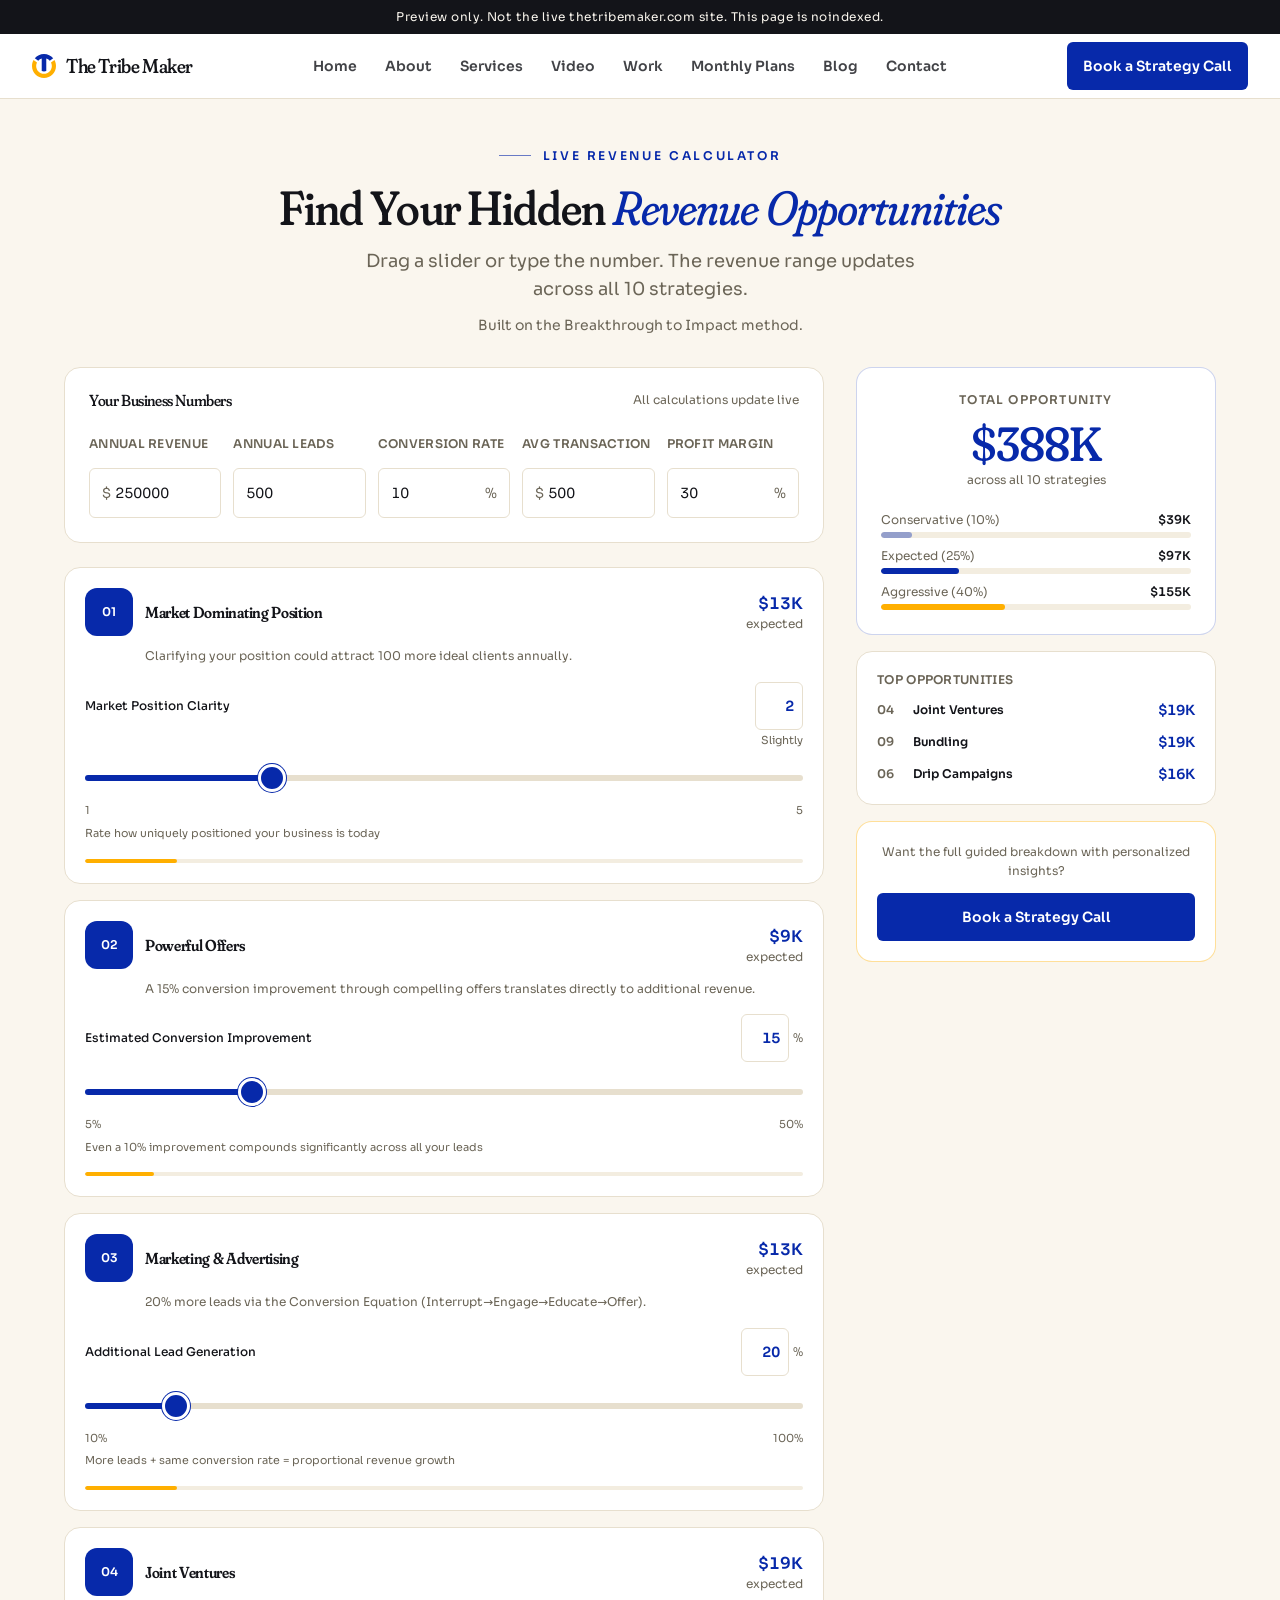
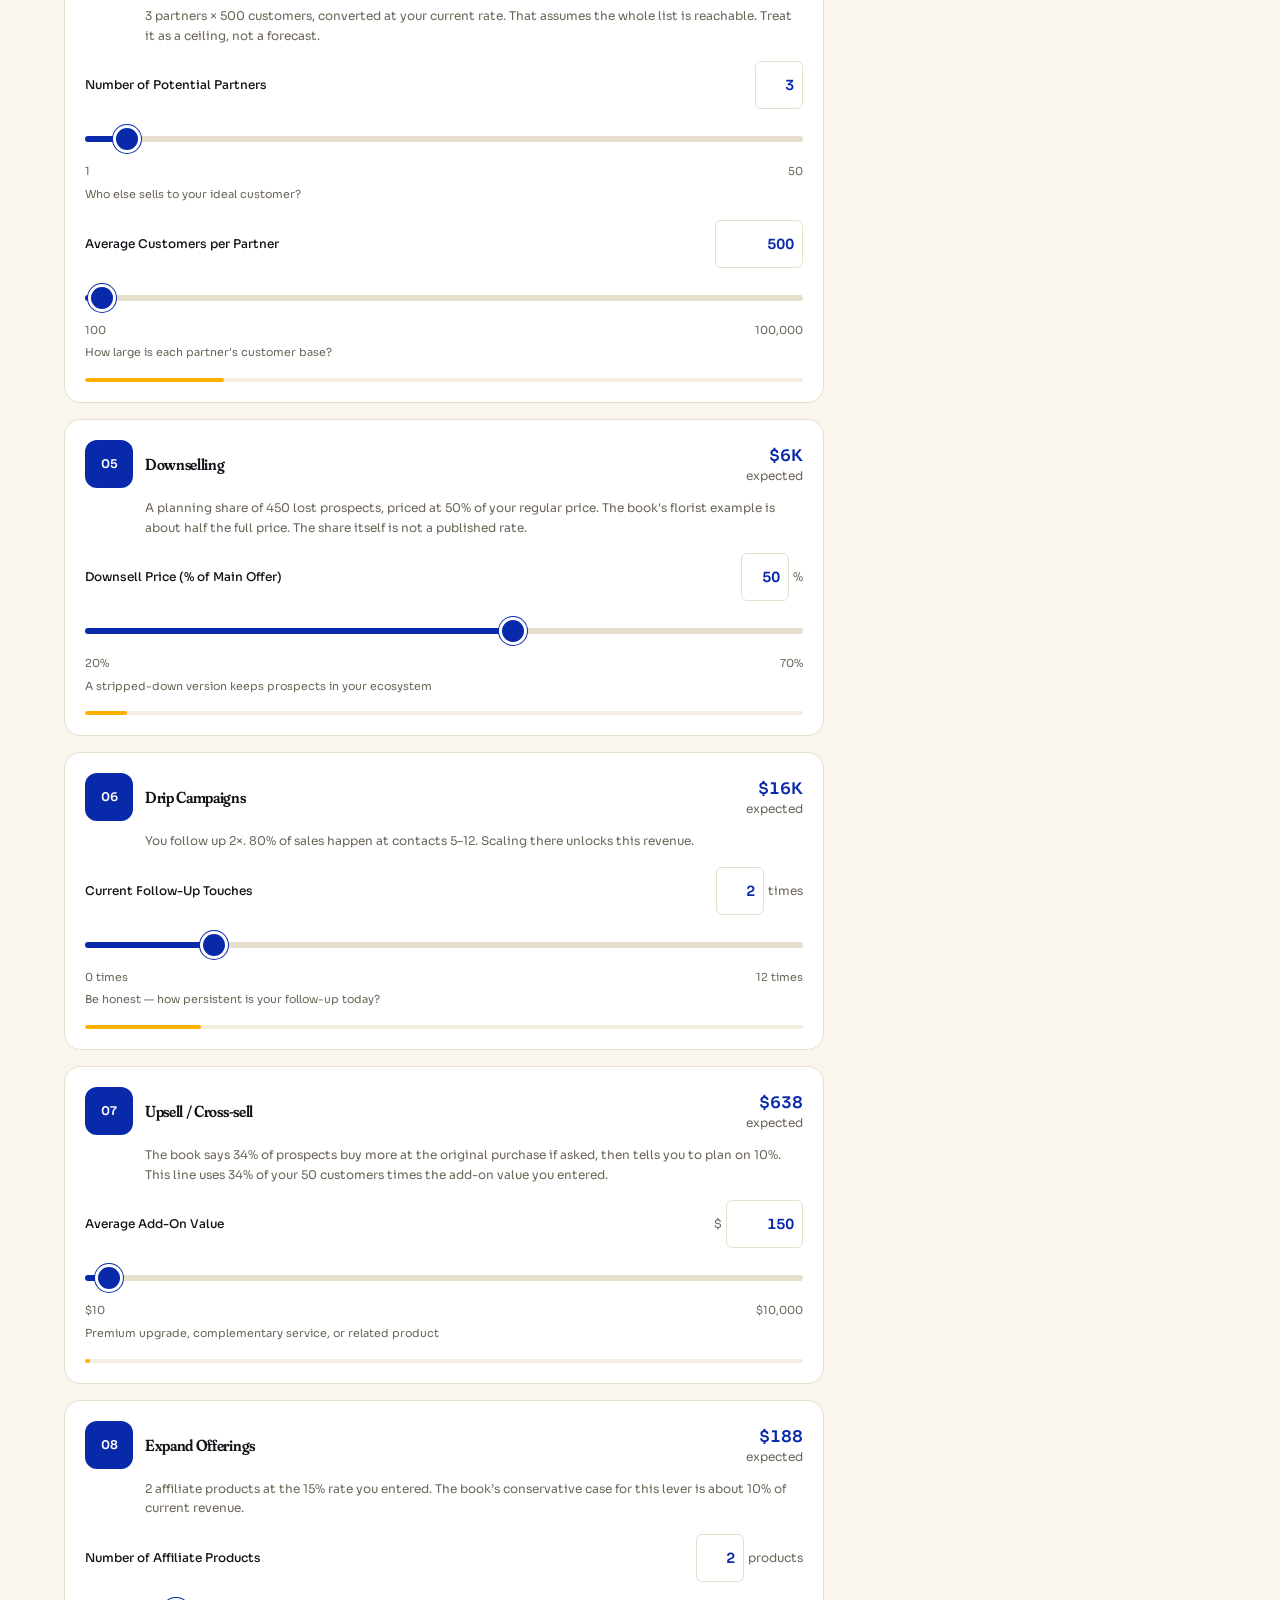
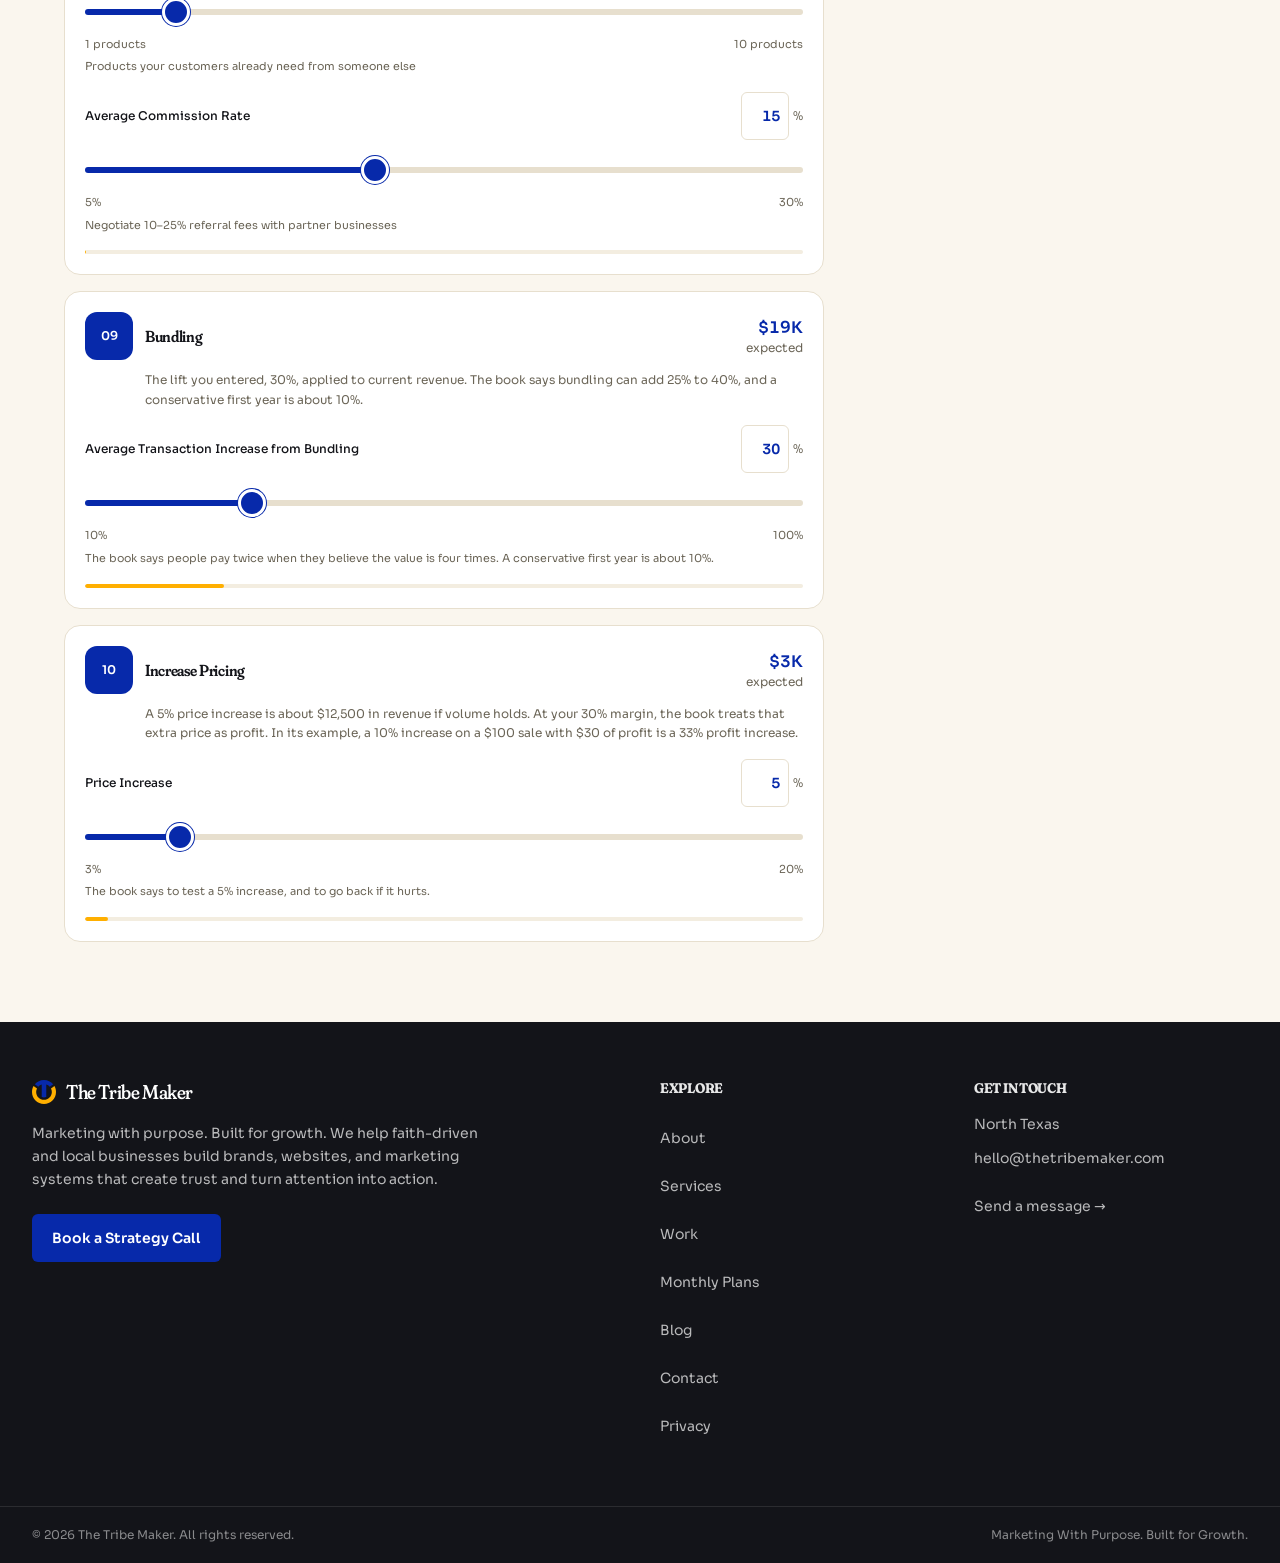
<file: index.html>
<!DOCTYPE html>
<html lang="en">
<head>
  <meta charset="utf-8" />
  <meta name="viewport" content="width=device-width, initial-scale=1" />
  <meta name="robots" content="noindex, nofollow" />
  <title>Revenue Opportunity Calculator | The Tribe Maker</title>
  <meta name="description" content="Enter your business numbers and instantly see where hidden revenue is waiting across 10 proven strategies." />
  <link rel="icon" href="./logo-the-tribe-maker.svg" type="image/svg+xml" />
  <link rel="preconnect" href="https://fonts.googleapis.com" />
  <link rel="preconnect" href="https://fonts.gstatic.com" crossorigin />
  <link href="https://fonts.googleapis.com/css2?family=Fraunces:ital,opsz,wght@0,9..144,400;0,9..144,500;0,9..144,600;1,9..144,400&family=Sora:wght@400;500;600;700&display=swap" rel="stylesheet" />
  <link rel="stylesheet" href="./theme.css" />
  <link rel="stylesheet" href="./simulator.css" />
  <style>
    :root {
      --font-sora: "Sora", ui-sans-serif, system-ui, sans-serif;
      --font-fraunces: "Fraunces", ui-serif, Georgia, serif;
      --font-sans: var(--font-sora);
      --font-display: var(--font-fraunces);
    }
    html, body { margin: 0; }
    body {
      font-family: var(--font-sora);
      background: #fff;
      color: #131419;
    }
    .preview-banner {
      background: #131419;
      color: #faf6ee;
      font-size: 12px;
      letter-spacing: 0.04em;
      text-align: center;
      padding: 8px 16px;
    }
  </style>
</head>
<body class="font-sans antialiased">
  <div class="preview-banner">Preview only. Not the live thetribemaker.com site. This page is noindexed.</div>
  <div class="marketing-shell min-h-screen flex flex-col bg-white text-brand-ink">
    <header class="sticky top-0 z-50 bg-white/95 backdrop-blur border-b border-brand-line">
      <div class="max-w-7xl mx-auto px-4 sm:px-6 lg:px-8 h-16 flex items-center justify-between lg:gap-5 xl:gap-7">
        <a href="https://thetribemaker.com/" class="flex items-center gap-2.5 min-h-12">
          <img src="./logo-the-tribe-maker.svg" alt="The Tribe Maker" class="h-6 w-6" />
          <span class="font-display text-xl font-medium tracking-tight text-brand-ink">The Tribe Maker</span>
        </a>
        <nav class="hidden lg:flex items-center gap-5 xl:gap-7">
          <a href="https://thetribemaker.com/" class="text-sm font-semibold text-brand-ink/80 hover:text-brand-red transition-colors">Home</a>
          <a href="https://thetribemaker.com/about" class="text-sm font-semibold text-brand-ink/80 hover:text-brand-red transition-colors">About</a>
          <a href="https://thetribemaker.com/services" class="text-sm font-semibold text-brand-ink/80 hover:text-brand-red transition-colors">Services</a>
          <a href="https://thetribemaker.com/video" class="text-sm font-semibold text-brand-ink/80 hover:text-brand-red transition-colors">Video</a>
          <a href="https://thetribemaker.com/work" class="text-sm font-semibold text-brand-ink/80 hover:text-brand-red transition-colors">Work</a>
          <a href="https://thetribemaker.com/monthly-plans" class="text-sm font-semibold text-brand-ink/80 hover:text-brand-red transition-colors">Monthly Plans</a>
          <a href="https://thetribemaker.com/blog" class="text-sm font-semibold text-brand-ink/80 hover:text-brand-red transition-colors">Blog</a>
          <a href="https://thetribemaker.com/contact" class="text-sm font-semibold text-brand-ink/80 hover:text-brand-red transition-colors">Contact</a>
        </nav>
        <div class="flex items-center gap-2">
          <a href="http://meetwithmikemontes.com" target="_blank" rel="noopener noreferrer" class="hidden sm:inline-flex items-center justify-center min-h-12 px-4 py-2 rounded-md bg-brand-red text-white font-semibold text-sm hover:bg-brand-red-dark transition-colors">Book a Strategy Call</a>
          <details class="relative lg:hidden">
            <summary class="inline-flex items-center justify-center min-h-12 min-w-12 p-2 rounded-md border border-brand-line cursor-pointer list-none" aria-label="Open menu">Menu</summary>
            <div class="absolute right-0 mt-2 w-56 rounded-md border border-brand-line bg-white p-2 shadow-lg z-50">
              <a class="flex items-center min-h-12 px-3 text-base font-medium text-brand-ink hover:bg-brand-cream rounded" href="https://thetribemaker.com/">Home</a>
              <a class="flex items-center min-h-12 px-3 text-base font-medium text-brand-ink hover:bg-brand-cream rounded" href="https://thetribemaker.com/about">About</a>
              <a class="flex items-center min-h-12 px-3 text-base font-medium text-brand-ink hover:bg-brand-cream rounded" href="https://thetribemaker.com/services">Services</a>
              <a class="flex items-center min-h-12 px-3 text-base font-medium text-brand-ink hover:bg-brand-cream rounded" href="https://thetribemaker.com/video">Video</a>
              <a class="flex items-center min-h-12 px-3 text-base font-medium text-brand-ink hover:bg-brand-cream rounded" href="https://thetribemaker.com/work">Work</a>
              <a class="flex items-center min-h-12 px-3 text-base font-medium text-brand-ink hover:bg-brand-cream rounded" href="https://thetribemaker.com/monthly-plans">Monthly Plans</a>
              <a class="flex items-center min-h-12 px-3 text-base font-medium text-brand-ink hover:bg-brand-cream rounded" href="https://thetribemaker.com/blog">Blog</a>
              <a class="flex items-center min-h-12 px-3 text-base font-medium text-brand-ink hover:bg-brand-cream rounded" href="https://thetribemaker.com/contact">Contact</a>
              <a class="flex items-center justify-center min-h-12 px-3 mt-1 text-base font-semibold rounded-md bg-brand-red text-white hover:bg-brand-red-dark" href="http://meetwithmikemontes.com" target="_blank" rel="noopener noreferrer">Book a Strategy Call</a>
            </div>
          </details>
        </div>
      </div>
    </header>

    <main class="flex-1" id="simulator-root"></main>

    <footer class="bg-brand-navy text-white">
      <div class="max-w-7xl mx-auto px-4 sm:px-6 lg:px-8 py-14 grid grid-cols-1 md:grid-cols-4 gap-10">
        <div class="md:col-span-2">
          <div class="flex items-center gap-2.5">
            <img src="./logo-the-tribe-maker.svg" alt="The Tribe Maker" class="h-6 w-6" />
            <span class="font-display text-xl font-medium tracking-tight">The Tribe Maker</span>
          </div>
          <p class="mt-4 max-w-md text-sm text-white/70 leading-relaxed">
            Marketing with purpose. Built for growth. We help faith-driven and local
            businesses build brands, websites, and marketing systems that create trust
            and turn attention into action.
          </p>
          <a href="http://meetwithmikemontes.com" target="_blank" rel="noopener noreferrer" class="mt-6 inline-flex items-center justify-center min-h-12 px-5 py-2.5 rounded-md bg-brand-red text-white font-semibold text-sm hover:bg-brand-red-dark transition-colors">Book a Strategy Call</a>
        </div>
        <div>
          <h4 class="text-sm font-bold uppercase tracking-wider text-white/90">Explore</h4>
          <ul class="mt-4 text-sm text-white/70">
            <li><a href="https://thetribemaker.com/about" class="inline-flex items-center min-h-12 min-w-12 hover:text-white">About</a></li>
            <li><a href="https://thetribemaker.com/services" class="inline-flex items-center min-h-12 min-w-12 hover:text-white">Services</a></li>
            <li><a href="https://thetribemaker.com/work" class="inline-flex items-center min-h-12 min-w-12 hover:text-white">Work</a></li>
            <li><a href="https://thetribemaker.com/monthly-plans" class="inline-flex items-center min-h-12 min-w-12 hover:text-white">Monthly Plans</a></li>
            <li><a href="https://thetribemaker.com/blog" class="inline-flex items-center min-h-12 min-w-12 hover:text-white">Blog</a></li>
            <li><a href="https://thetribemaker.com/contact" class="inline-flex items-center min-h-12 min-w-12 hover:text-white">Contact</a></li>
            <li><a href="https://thetribemaker.com/privacy" class="inline-flex items-center min-h-12 min-w-12 hover:text-white">Privacy</a></li>
          </ul>
        </div>
        <div>
          <h4 class="text-sm font-bold uppercase tracking-wider text-white/90">Get in touch</h4>
          <ul class="mt-4 text-sm text-white/70">
            <li>North Texas</li>
            <li><a href="mailto:hello@thetribemaker.com" class="inline-flex items-center min-h-12 min-w-12 hover:text-white">hello@thetribemaker.com</a></li>
            <li><a href="https://thetribemaker.com/contact" class="inline-flex items-center min-h-12 min-w-12 hover:text-white">Send a message →</a></li>
          </ul>
        </div>
      </div>
      <div class="border-t border-white/10">
        <div class="max-w-7xl mx-auto px-4 sm:px-6 lg:px-8 py-5 flex flex-col sm:flex-row items-center justify-between gap-3 text-xs text-white/50">
          <p>© 2026 The Tribe Maker. All rights reserved.</p>
          <p>Marketing With Purpose. Built for Growth.</p>
        </div>
      </div>
    </footer>
  </div>
  <script src="./simulator.js"></script>
</body>
</html>
</file>
<file: theme.css>
/* from /_next/static/chunks/3658392062c6d187.css */
@font-face{font-family:fraunces Fallback;src:local(Arial);ascent-override:84.05%;descent-override:21.91%;line-gap-override:0.0%;size-adjust:116.36%}.fraunces_1d150991-module__Em2Kbq__className{font-family:fraunces,fraunces Fallback}.fraunces_1d150991-module__Em2Kbq__variable{--font-fraunces:"fraunces","fraunces Fallback"}
@font-face{font-family:sora Fallback;src:local(Arial);ascent-override:85.11%;descent-override:25.44%;line-gap-override:0.0%;size-adjust:113.97%}.sora_fea55a1-module__kjQX7G__className{font-family:sora,sora Fallback}.sora_fea55a1-module__kjQX7G__variable{--font-sora:"sora","sora Fallback"}
@font-face{font-family:inter Fallback;src:local(Arial);ascent-override:89.79%;descent-override:22.36%;line-gap-override:0.0%;size-adjust:107.89%}.inter_beef5c77-module__Alu48a__className{font-family:inter,inter Fallback}.inter_beef5c77-module__Alu48a__variable{--font-inter:"inter","inter Fallback"}
@font-face{font-family:jetbrains Fallback;src:local(Arial);ascent-override:77.57%;descent-override:22.82%;line-gap-override:0.0%;size-adjust:131.49%}.jetbrains_444cecae-module__UMvBqW__className{font-family:jetbrains,jetbrains Fallback}.jetbrains_444cecae-module__UMvBqW__variable{--font-jetbrains:"jetbrains","jetbrains Fallback"}
@font-face{font-family:newsreader Fallback;src:local(Arial);ascent-override:76.71%;descent-override:27.66%;line-gap-override:0.0%;size-adjust:95.82%}.newsreader_cabe8f2d-module__CEfPFW__className{font-family:newsreader,newsreader Fallback}.newsreader_cabe8f2d-module__CEfPFW__variable{--font-newsreader:"newsreader","newsreader Fallback"}


/* from /_next/static/chunks/e8e8fa1a75def1b3.css */
@layer properties{@supports (((-webkit-hyphens:none)) and (not (margin-trim:inline))) or ((-moz-orient:inline) and (not (color:rgb(from red r g b)))){*,:before,:after,::backdrop{--tw-rotate-x:initial;--tw-rotate-y:initial;--tw-rotate-z:initial;--tw-skew-x:initial;--tw-skew-y:initial;--tw-space-y-reverse:0;--tw-divide-y-reverse:0;--tw-border-style:solid;--tw-gradient-position:initial;--tw-gradient-from:#0000;--tw-gradient-via:#0000;--tw-gradient-to:#0000;--tw-gradient-stops:initial;--tw-gradient-via-stops:initial;--tw-gradient-from-position:0%;--tw-gradient-via-position:50%;--tw-gradient-to-position:100%;--tw-leading:initial;--tw-font-weight:initial;--tw-tracking:initial;--tw-ordinal:initial;--tw-slashed-zero:initial;--tw-numeric-figure:initial;--tw-numeric-spacing:initial;--tw-numeric-fraction:initial;--tw-shadow:0 0 #0000;--tw-shadow-color:initial;--tw-shadow-alpha:100%;--tw-inset-shadow:0 0 #0000;--tw-inset-shadow-color:initial;--tw-inset-shadow-alpha:100%;--tw-ring-color:initial;--tw-ring-shadow:0 0 #0000;--tw-inset-ring-color:initial;--tw-inset-ring-shadow:0 0 #0000;--tw-ring-inset:initial;--tw-ring-offset-width:0px;--tw-ring-offset-color:#fff;--tw-ring-offset-shadow:0 0 #0000;--tw-outline-style:solid;--tw-blur:initial;--tw-brightness:initial;--tw-contrast:initial;--tw-grayscale:initial;--tw-hue-rotate:initial;--tw-invert:initial;--tw-opacity:initial;--tw-saturate:initial;--tw-sepia:initial;--tw-drop-shadow:initial;--tw-drop-shadow-color:initial;--tw-drop-shadow-alpha:100%;--tw-drop-shadow-size:initial;--tw-backdrop-blur:initial;--tw-backdrop-brightness:initial;--tw-backdrop-contrast:initial;--tw-backdrop-grayscale:initial;--tw-backdrop-hue-rotate:initial;--tw-backdrop-invert:initial;--tw-backdrop-opacity:initial;--tw-backdrop-saturate:initial;--tw-backdrop-sepia:initial;--tw-duration:initial;--tw-ease:initial;--tw-translate-x:0;--tw-translate-y:0;--tw-translate-z:0;--tw-scale-x:1;--tw-scale-y:1;--tw-scale-z:1;--tw-content:""}}}@layer theme{:root,:host{--font-sans:var(--font-sora),ui-sans-serif,system-ui,-apple-system,"Segoe UI",Roboto,sans-serif;--font-mono:ui-monospace,SFMono-Regular,Menlo,Monaco,Consolas,"Liberation Mono","Courier New",monospace;--color-black:#000;--color-white:#fff;--spacing:.25rem;--container-xs:20rem;--container-sm:24rem;--container-md:28rem;--container-lg:32rem;--container-xl:36rem;--container-2xl:42rem;--container-3xl:48rem;--container-4xl:56rem;--container-5xl:64rem;--container-6xl:72rem;--container-7xl:80rem;--text-xs:.75rem;--text-xs--line-height:calc(1/.75);--text-sm:.875rem;--text-sm--line-height:calc(1.25/.875);--text-base:1rem;--text-base--line-height:calc(1.5/1);--text-lg:1.125rem;--text-lg--line-height:calc(1.75/1.125);--text-xl:1.25rem;--text-xl--line-height:calc(1.75/1.25);--text-2xl:1.5rem;--text-2xl--line-height:calc(2/1.5);--text-3xl:1.875rem;--text-3xl--line-height:calc(2.25/1.875);--text-4xl:2.25rem;--text-4xl--line-height:calc(2.5/2.25);--text-5xl:3rem;--text-5xl--line-height:1;--text-6xl:3.75rem;--text-6xl--line-height:1;--font-weight-medium:500;--font-weight-semibold:600;--font-weight-bold:700;--font-weight-extrabold:800;--tracking-tight:-.025em;--tracking-wide:.025em;--tracking-wider:.05em;--tracking-widest:.1em;--leading-tight:1.25;--leading-snug:1.375;--leading-relaxed:1.625;--radius-md:.375rem;--radius-lg:.5rem;--radius-xl:.75rem;--radius-2xl:1rem;--ease-out:cubic-bezier(0,0,.2,1);--aspect-video:16/9;--default-transition-duration:.15s;--default-transition-timing-function:cubic-bezier(.4,0,.2,1);--default-font-family:var(--font-sans);--default-mono-font-family:var(--font-mono);--color-brand-red:#0729aa;--color-brand-red-dark:#051e80;--color-brand-blue:#0729aa;--color-brand-blue-deep:#051e80;--color-brand-navy:#131419;--color-brand-ink:#131419;--color-brand-honey:#ffaf00;--color-brand-honey-deep:#f59e00;--color-brand-cream:#faf6ee;--color-brand-paper:#f3ede0;--color-brand-line:#e7dfce;--color-brand-muted:#6b6557;--font-display:var(--font-fraunces),ui-serif,Georgia,"Times New Roman",serif}}@layer base{*,:after,:before,::backdrop{box-sizing:border-box;border:0 solid;margin:0;padding:0}::file-selector-button{box-sizing:border-box;border:0 solid;margin:0;padding:0}html,:host{-webkit-text-size-adjust:100%;tab-size:4;line-height:1.5;font-family:var(--default-font-family,ui-sans-serif,system-ui,sans-serif,"Apple Color Emoji","Segoe UI Emoji","Segoe UI Symbol","Noto Color Emoji");font-feature-settings:var(--default-font-feature-settings,normal);font-variation-settings:var(--default-font-variation-settings,normal);-webkit-tap-highlight-color:transparent}hr{height:0;color:inherit;border-top-width:1px}abbr:where([title]){-webkit-text-decoration:underline dotted;text-decoration:underline dotted}h1,h2,h3,h4,h5,h6{font-size:inherit;font-weight:inherit}a{color:inherit;-webkit-text-decoration:inherit;-webkit-text-decoration:inherit;-webkit-text-decoration:inherit;-webkit-text-decoration:inherit;text-decoration:inherit}b,strong{font-weight:bolder}code,kbd,samp,pre{font-family:var(--default-mono-font-family,ui-monospace,SFMono-Regular,Menlo,Monaco,Consolas,"Liberation Mono","Courier New",monospace);font-feature-settings:var(--default-mono-font-feature-settings,normal);font-variation-settings:var(--default-mono-font-variation-settings,normal);font-size:1em}small{font-size:80%}sub,sup{vertical-align:baseline;font-size:75%;line-height:0;position:relative}sub{bottom:-.25em}sup{top:-.5em}table{text-indent:0;border-color:inherit;border-collapse:collapse}:-moz-focusring{outline:auto}progress{vertical-align:baseline}summary{display:list-item}ol,ul,menu{list-style:none}img,svg,video,canvas,audio,iframe,embed,object{vertical-align:middle;display:block}img,video{max-width:100%;height:auto}button,input,select,optgroup,textarea{font:inherit;font-feature-settings:inherit;font-variation-settings:inherit;letter-spacing:inherit;color:inherit;opacity:1;background-color:#0000;border-radius:0}::file-selector-button{font:inherit;font-feature-settings:inherit;font-variation-settings:inherit;letter-spacing:inherit;color:inherit;opacity:1;background-color:#0000;border-radius:0}:where(select:is([multiple],[size])) optgroup{font-weight:bolder}:where(select:is([multiple],[size])) optgroup option{padding-inline-start:20px}::file-selector-button{margin-inline-end:4px}::placeholder{opacity:1}@supports (not ((-webkit-appearance:-apple-pay-button))) or (contain-intrinsic-size:1px){::placeholder{color:currentColor}@supports (color:color-mix(in lab, red, red)){::placeholder{color:color-mix(in oklab,currentcolor 50%,transparent)}}}textarea{resize:vertical}::-webkit-search-decoration{-webkit-appearance:none}::-webkit-date-and-time-value{min-height:1lh;text-align:inherit}::-webkit-datetime-edit{display:inline-flex}::-webkit-datetime-edit-fields-wrapper{padding:0}::-webkit-datetime-edit{padding-block:0}::-webkit-datetime-edit-year-field{padding-block:0}::-webkit-datetime-edit-month-field{padding-block:0}::-webkit-datetime-edit-day-field{padding-block:0}::-webkit-datetime-edit-hour-field{padding-block:0}::-webkit-datetime-edit-minute-field{padding-block:0}::-webkit-datetime-edit-second-field{padding-block:0}::-webkit-datetime-edit-millisecond-field{padding-block:0}::-webkit-datetime-edit-meridiem-field{padding-block:0}::-webkit-calendar-picker-indicator{line-height:1}:-moz-ui-invalid{box-shadow:none}button,input:where([type=button],[type=reset],[type=submit]){appearance:button}::file-selector-button{appearance:button}::-webkit-inner-spin-button{height:auto}::-webkit-outer-spin-button{height:auto}[hidden]:where(:not([hidden=until-found])){display:none!important}:where(:root),[data-theme=light]{--lightningcss-light:initial;--lightningcss-dark: ;color-scheme:light;--color-base-100:#fff;--color-base-200:#f8f8f8;--color-base-300:#eee;--color-base-content:#18181b;--color-primary:#422ad5;--color-primary-content:#e0e7ff;--color-secondary:#f43098;--color-secondary-content:#f9e4f0;--color-accent:#00d1bb;--color-accent-content:#084d49;--color-neutral:#09090b;--color-neutral-content:#e4e4e7;--color-info:#00bafc;--color-info-content:#042e49;--color-success:#00d193;--color-success-content:#004c39;--color-warning:#f9b800;--color-warning-content:#793205;--color-error:#ff657f;--color-error-content:#4d0218;--radius-selector:.5rem;--radius-field:.25rem;--radius-box:.5rem;--size-selector:.25rem;--size-field:.25rem;--border:1px;--depth:1;--noise:0}@supports (color:lab(0% 0 0)){:where(:root),[data-theme=light]{--color-base-100:lab(100% 0 0);--color-base-200:lab(97.68% -.0000298023 .0000119209);--color-base-300:lab(94.2% 0 0);--color-base-content:lab(8.30603% .618205 -2.16572);--color-primary:lab(31.573% 49.867 -84.7065);--color-primary-content:lab(91.6577% 1.04591 -12.7199);--color-secondary:lab(56.234% 76.7852 -8.06803);--color-secondary-content:lab(92.6584% 9.01151 -3.1507);--color-accent:lab(75.1988% -53.3697 -2.27784);--color-accent-content:lab(28.81% -21.4781 -3.59725);--color-neutral:lab(2.45787% .239417 -.873864);--color-neutral-content:lab(90.6853% .399232 -1.45452);--color-info:lab(69.9876% -23.5256 -45.9352);--color-info-content:lab(17.4794% -5.25944 -21.1512);--color-success:lab(74.4967% -60.7579 19.4189);--color-success-content:lab(27.9355% -26.9592 5.46191);--color-warning:lab(79.2305% 16.6936 100.392);--color-warning-content:lab(30.7627% 30.2938 40.2828);--color-error:lab(64.1803% 63.0275 19.2122);--color-error-content:lab(14.1162% 34.0067 9.81536)}}:root:has(input.theme-controller[value=light]:checked){--lightningcss-light:initial;--lightningcss-dark: ;color-scheme:light;--color-base-100:#fff;--color-base-200:#f8f8f8;--color-base-300:#eee;--color-base-content:#18181b;--color-primary:#422ad5;--color-primary-content:#e0e7ff;--color-secondary:#f43098;--color-secondary-content:#f9e4f0;--color-accent:#00d1bb;--color-accent-content:#084d49;--color-neutral:#09090b;--color-neutral-content:#e4e4e7;--color-info:#00bafc;--color-info-content:#042e49;--color-success:#00d193;--color-success-content:#004c39;--color-warning:#f9b800;--color-warning-content:#793205;--color-error:#ff657f;--color-error-content:#4d0218;--radius-selector:.5rem;--radius-field:.25rem;--radius-box:.5rem;--size-selector:.25rem;--size-field:.25rem;--border:1px;--depth:1;--noise:0}@supports (color:lab(0% 0 0)){:root:has(input.theme-controller[value=light]:checked){--color-base-100:lab(100% 0 0);--color-base-200:lab(97.68% -.0000298023 .0000119209);--color-base-300:lab(94.2% 0 0);--color-base-content:lab(8.30603% .618205 -2.16572);--color-primary:lab(31.573% 49.867 -84.7065);--color-primary-content:lab(91.6577% 1.04591 -12.7199);--color-secondary:lab(56.234% 76.7852 -8.06803);--color-secondary-content:lab(92.6584% 9.01151 -3.1507);--color-accent:lab(75.1988% -53.3697 -2.27784);--color-accent-content:lab(28.81% -21.4781 -3.59725);--color-neutral:lab(2.45787% .239417 -.873864);--color-neutral-content:lab(90.6853% .399232 -1.45452);--color-info:lab(69.9876% -23.5256 -45.9352);--color-info-content:lab(17.4794% -5.25944 -21.1512);--color-success:lab(74.4967% -60.7579 19.4189);--color-success-content:lab(27.9355% -26.9592 5.46191);--color-warning:lab(79.2305% 16.6936 100.392);--color-warning-content:lab(30.7627% 30.2938 40.2828);--color-error:lab(64.1803% 63.0275 19.2122);--color-error-content:lab(14.1162% 34.0067 9.81536)}}@media (prefers-color-scheme:dark){:root:not([data-theme]){--lightningcss-light: ;--lightningcss-dark:initial;color-scheme:dark;--color-base-100:#1d232a;--color-base-200:#191e24;--color-base-300:#15191e;--color-base-content:#f2f8ff;--color-primary:#605dff;--color-primary-content:#edf1fe;--color-secondary:#f43098;--color-secondary-content:#f9e4f0;--color-accent:#00d1bb;--color-accent-content:#084d49;--color-neutral:#09090b;--color-neutral-content:#e4e4e7;--color-info:#00bafc;--color-info-content:#042e49;--color-success:#00d193;--color-success-content:#004c39;--color-warning:#f9b800;--color-warning-content:#793205;--color-error:#ff657f;--color-error-content:#4d0218;--radius-selector:.5rem;--radius-field:.25rem;--radius-box:.5rem;--size-selector:.25rem;--size-field:.25rem;--border:1px;--depth:1;--noise:0}@supports (color:lab(0% 0 0)){:root:not([data-theme]){--color-base-100:lab(13.3466% -1.2732 -5.67451);--color-base-200:lab(10.9483% -1.07221 -4.98787);--color-base-300:lab(8.5032% -.863373 -4.30144);--color-base-content:lab(97.3754% -1.86676 -10.6283);--color-primary:lab(47.6934% 38.5675 -81.9644);--color-primary-content:lab(95.2498% .41151 -6.78517);--color-secondary:lab(56.234% 76.7852 -8.06803);--color-secondary-content:lab(92.6584% 9.01151 -3.1507);--color-accent:lab(75.1988% -53.3697 -2.27784);--color-accent-content:lab(28.81% -21.4781 -3.59725);--color-neutral:lab(2.45787% .239417 -.873864);--color-neutral-content:lab(90.6853% .399232 -1.45452);--color-info:lab(69.9876% -23.5256 -45.9352);--color-info-content:lab(17.4794% -5.25944 -21.1512);--color-success:lab(74.4967% -60.7579 19.4189);--color-success-content:lab(27.9355% -26.9592 5.46191);--color-warning:lab(79.2305% 16.6936 100.392);--color-warning-content:lab(30.7627% 30.2938 40.2828);--color-error:lab(64.1803% 63.0275 19.2122);--color-error-content:lab(14.1162% 34.0067 9.81536)}}}:is(:root:has(input.theme-controller[value=light]:checked),[data-theme=light]){--lightningcss-light:initial;--lightningcss-dark: ;color-scheme:light;--color-base-100:#fff;--color-base-200:#f8f8f8;--color-base-300:#eee;--color-base-content:#18181b;--color-primary:#422ad5;--color-primary-content:#e0e7ff;--color-secondary:#f43098;--color-secondary-content:#f9e4f0;--color-accent:#00d1bb;--color-accent-content:#084d49;--color-neutral:#09090b;--color-neutral-content:#e4e4e7;--color-info:#00bafc;--color-info-content:#042e49;--color-success:#00d193;--color-success-content:#004c39;--color-warning:#f9b800;--color-warning-content:#793205;--color-error:#ff657f;--color-error-content:#4d0218;--radius-selector:.5rem;--radius-field:.25rem;--radius-box:.5rem;--size-selector:.25rem;--size-field:.25rem;--border:1px;--depth:1;--noise:0}@supports (color:lab(0% 0 0)){:is(:root:has(input.theme-controller[value=light]:checked),[data-theme=light]){--color-base-100:lab(100% 0 0);--color-base-200:lab(97.68% -.0000298023 .0000119209);--color-base-300:lab(94.2% 0 0);--color-base-content:lab(8.30603% .618205 -2.16572);--color-primary:lab(31.573% 49.867 -84.7065);--color-primary-content:lab(91.6577% 1.04591 -12.7199);--color-secondary:lab(56.234% 76.7852 -8.06803);--color-secondary-content:lab(92.6584% 9.01151 -3.1507);--color-accent:lab(75.1988% -53.3697 -2.27784);--color-accent-content:lab(28.81% -21.4781 -3.59725);--color-neutral:lab(2.45787% .239417 -.873864);--color-neutral-content:lab(90.6853% .399232 -1.45452);--color-info:lab(69.9876% -23.5256 -45.9352);--color-info-content:lab(17.4794% -5.25944 -21.1512);--color-success:lab(74.4967% -60.7579 19.4189);--color-success-content:lab(27.9355% -26.9592 5.46191);--color-warning:lab(79.2305% 16.6936 100.392);--color-warning-content:lab(30.7627% 30.2938 40.2828);--color-error:lab(64.1803% 63.0275 19.2122);--color-error-content:lab(14.1162% 34.0067 9.81536)}}:is(:root:has(input.theme-controller[value=dark]:checked),[data-theme=dark]){--lightningcss-light: ;--lightningcss-dark:initial;color-scheme:dark;--color-base-100:#1d232a;--color-base-200:#191e24;--color-base-300:#15191e;--color-base-content:#f2f8ff;--color-primary:#605dff;--color-primary-content:#edf1fe;--color-secondary:#f43098;--color-secondary-content:#f9e4f0;--color-accent:#00d1bb;--color-accent-content:#084d49;--color-neutral:#09090b;--color-neutral-content:#e4e4e7;--color-info:#00bafc;--color-info-content:#042e49;--color-success:#00d193;--color-success-content:#004c39;--color-warning:#f9b800;--color-warning-content:#793205;--color-error:#ff657f;--color-error-content:#4d0218;--radius-selector:.5rem;--radius-field:.25rem;--radius-box:.5rem;--size-selector:.25rem;--size-field:.25rem;--border:1px;--depth:1;--noise:0}@supports (color:lab(0% 0 0)){:is(:root:has(input.theme-controller[value=dark]:checked),[data-theme=dark]){--color-base-100:lab(13.3466% -1.2732 -5.67451);--color-base-200:lab(10.9483% -1.07221 -4.98787);--color-base-300:lab(8.5032% -.863373 -4.30144);--color-base-content:lab(97.3754% -1.86676 -10.6283);--color-primary:lab(47.6934% 38.5675 -81.9644);--color-primary-content:lab(95.2498% .41151 -6.78517);--color-secondary:lab(56.234% 76.7852 -8.06803);--color-secondary-content:lab(92.6584% 9.01151 -3.1507);--color-accent:lab(75.1988% -53.3697 -2.27784);--color-accent-content:lab(28.81% -21.4781 -3.59725);--color-neutral:lab(2.45787% .239417 -.873864);--color-neutral-content:lab(90.6853% .399232 -1.45452);--color-info:lab(69.9876% -23.5256 -45.9352);--color-info-content:lab(17.4794% -5.25944 -21.1512);--color-success:lab(74.4967% -60.7579 19.4189);--color-success-content:lab(27.9355% -26.9592 5.46191);--color-warning:lab(79.2305% 16.6936 100.392);--color-warning-content:lab(30.7627% 30.2938 40.2828);--color-error:lab(64.1803% 63.0275 19.2122);--color-error-content:lab(14.1162% 34.0067 9.81536)}}:root{--fx-noise:url("data:image/svg+xml,%3Csvg xmlns='http://www.w3.org/2000/svg' viewBox='0 0 200 200'%3E%3Cfilter id='a'%3E%3CfeTurbulence type='fractalNoise' baseFrequency='1.34' numOctaves='4' stitchTiles='stitch'%3E%3C/feTurbulence%3E%3C/filter%3E%3Crect width='200' height='200' filter='url(%23a)' opacity='0.2'%3E%3C/rect%3E%3C/svg%3E");scrollbar-color:currentColor #0000}@supports (color:color-mix(in lab, red, red)){:root{scrollbar-color:color-mix(in oklch,currentColor 35%,#0000)#0000}}@property --radialprogress{syntax:"<percentage>";inherits:true;initial-value:0%}:root:not(span){overflow:var(--page-overflow)}:root{background:var(--page-scroll-bg,var(--root-bg));--page-scroll-bg-on:linear-gradient(var(--root-bg,#0000),var(--root-bg,#0000))var(--root-bg,#0000)}@supports (color:color-mix(in lab, red, red)){:root{--page-scroll-bg-on:linear-gradient(var(--root-bg,#0000),var(--root-bg,#0000))color-mix(in srgb,var(--root-bg,#0000),lab(0% 0 0) calc(var(--page-has-backdrop,0)*40%))}}:root{--page-scroll-transition-on:background-color .3s ease-out;transition:var(--page-scroll-transition);scrollbar-gutter:var(--page-scroll-gutter,unset);scrollbar-gutter:if(style(--page-has-scroll: 1): var(--page-scroll-gutter,unset); else: unset)}@keyframes set-page-has-scroll{0%,to{--page-has-scroll:1}}:root,[data-theme]{background:var(--page-scroll-bg,var(--root-bg));color:var(--color-base-content)}:where(:root,[data-theme]){--root-bg:var(--color-base-100)}}@layer components;@layer utilities{@layer daisyui.l1.l2.l3{.diff{webkit-user-select:none;-webkit-user-select:none;user-select:none;direction:ltr;grid-template-rows:1fr 1.8rem 1fr;grid-template-columns:auto 1fr;width:100%;display:grid;position:relative;overflow:hidden;container-type:inline-size}.diff:focus-visible,.diff:focus-visible{outline-style:var(--tw-outline-style);outline-offset:1px;outline-width:2px;outline-color:var(--color-base-content)}.diff:has(.diff-item-1:focus-visible){outline-style:var(--tw-outline-style);outline-offset:1px;outline-width:2px;outline-color:var(--color-base-content)}.diff:focus-visible .diff-resizer{min-width:95cqi;max-width:95cqi}.diff:has(.diff-item-1:focus-visible){outline-style:var(--tw-outline-style);outline-offset:1px;outline-width:2px}.diff:has(.diff-item-1:focus-visible) .diff-resizer{min-width:5cqi;max-width:5cqi}@supports (-webkit-overflow-scrolling:touch) and (overflow:-webkit-paged-x){.diff:focus .diff-resizer{min-width:5cqi;max-width:5cqi}.diff:has(.diff-item-1:focus) .diff-resizer{min-width:95cqi;max-width:95cqi}}.modal{pointer-events:none;visibility:hidden;width:100%;max-width:none;height:100%;max-height:none;color:inherit;transition:visibility .3s allow-discrete,background-color .3s ease-out,opacity .1s ease-out;overscroll-behavior:contain;z-index:999;scrollbar-gutter:auto;background-color:#0000;place-items:center;margin:0;padding:0;display:grid;position:fixed;inset:0;overflow:clip}.modal::backdrop{display:none}:where(.drawer-side){overflow:hidden}.drawer-side{pointer-events:none;visibility:hidden;z-index:10;overscroll-behavior:contain;opacity:0;width:100%;transition:opacity .2s ease-out .1s allow-discrete,visibility .3s ease-out .1s allow-discrete;inset-inline-start:0;background-color:#0000;grid-template-rows:repeat(1,minmax(0,1fr));grid-template-columns:repeat(1,minmax(0,1fr));grid-row-start:1;grid-column-start:1;place-items:flex-start start;height:100dvh;display:grid;position:fixed;top:0}.drawer-side>.drawer-overlay{cursor:pointer;background-color:#0006;background-color:lab(0% 0 0/.4);place-self:stretch stretch;position:sticky;top:0}.drawer-side>*{grid-row-start:1;grid-column-start:1}.drawer-side>:not(.drawer-overlay){will-change:transform;transition:translate .3s ease-out,width .2s ease-out;translate:-100%}[dir=rtl] :is(.drawer-side>:not(.drawer-overlay)){translate:100%}.drawer-toggle{appearance:none;opacity:0;width:0;height:0;position:fixed}:where(.drawer-toggle:checked~.drawer-side){scrollbar-color:currentColor oklch(0 0 0/calc(var(--page-has-backdrop,0)*.4))}@supports (color:color-mix(in lab, red, red)){:where(.drawer-toggle:checked~.drawer-side){scrollbar-color:color-mix(in oklch,currentColor 35%,#0000)oklch(0 0 0/calc(var(--page-has-backdrop,0)*.4))}}:where(:root:has(.drawer-toggle:checked)){--page-has-backdrop:1;--page-overflow:hidden;--page-scroll-bg:var(--page-scroll-bg-on);--page-scroll-gutter:stable;--page-scroll-transition:var(--page-scroll-transition-on);animation:forwards set-page-has-scroll;animation-timeline:scroll()}.tab{cursor:pointer;appearance:none;text-align:center;webkit-user-select:none;-webkit-user-select:none;user-select:none;flex-wrap:wrap;justify-content:center;align-items:center;display:inline-flex;position:relative}@media (hover:hover){.tab:hover{color:var(--color-base-content)}}.tab{--tab-p:.75rem;--tab-bg:var(--color-base-100);--tab-border-color:var(--color-base-300);--tab-radius-ss:0;--tab-radius-se:0;--tab-radius-es:0;--tab-radius-ee:0;--tab-order:0;--tab-radius-min:calc(.75rem - var(--border));--tab-radius-limit:min(var(--radius-field),var(--tab-radius-min));--tab-radius-grad:#0000 calc(69% - var(--border)),var(--tab-border-color)calc(69% - var(--border) + .25px),var(--tab-border-color)69%,var(--tab-bg)calc(69% + .25px);order:var(--tab-order);height:var(--tab-height);padding-inline:var(--tab-p);border-color:#0000;font-size:.875rem}.tab:is(input[type=radio]){min-width:fit-content}.tab:is(input[type=radio]):after{--tw-content:attr(aria-label);content:var(--tw-content)}.tab:is(label){position:relative}.tab:is(label) input{cursor:pointer;appearance:none;opacity:0;position:absolute;inset:0}:is(.tab:checked,.tab:is(label:has(:checked)),.tab:is(.tab-active,[aria-selected=true],[aria-current=true],[aria-current=page]))+.tab-content{display:block}.tab:not(:checked,label:has(:checked),:hover,.tab-active,[aria-selected=true],[aria-current=true],[aria-current=page]){color:var(--color-base-content)}@supports (color:color-mix(in lab, red, red)){.tab:not(:checked,label:has(:checked),:hover,.tab-active,[aria-selected=true],[aria-current=true],[aria-current=page]){color:color-mix(in oklab,var(--color-base-content)50%,transparent)}}.tab:not(input):empty{cursor:default;flex-grow:1}.tab:focus{--tw-outline-style:none;outline-style:none}@media (forced-colors:active){.tab:focus{outline-offset:2px;outline:2px solid #0000}}.tab:focus-visible,.tab:is(label:has(:checked:focus-visible)){outline-offset:-5px;outline:2px solid}.tab[disabled]{pointer-events:none;opacity:.4}.menu{--menu-active-fg:var(--color-neutral-content);--menu-active-bg:var(--color-neutral);flex-flow:column wrap;width:fit-content;padding:.5rem;font-size:.875rem;display:flex}.menu :where(li ul){white-space:nowrap;margin-inline-start:1rem;padding-inline-start:.5rem;position:relative}.menu :where(li ul):before{background-color:var(--color-base-content);opacity:.1;width:var(--border);content:"";inset-inline-start:0;position:absolute;top:.75rem;bottom:.75rem}.menu :where(li>.menu-dropdown:not(.menu-dropdown-show)){display:none}.menu :where(li:not(.menu-title)>:not(ul,details,.menu-title,.btn)),.menu :where(li:not(.menu-title)>details>summary:not(.menu-title)){border-radius:var(--radius-field);text-align:start;text-wrap:balance;-webkit-user-select:none;user-select:none;grid-auto-columns:minmax(auto,max-content) auto max-content;grid-auto-flow:column;align-content:flex-start;align-items:center;gap:.5rem;padding-block:.375rem;padding-inline:.75rem;transition-property:color,background-color,box-shadow;transition-duration:.2s;transition-timing-function:cubic-bezier(0,0,.2,1);display:grid}.menu :where(li>details>summary){--tw-outline-style:none;outline-style:none}@media (forced-colors:active){.menu :where(li>details>summary){outline-offset:2px;outline:2px solid #0000}}.menu :where(li>details>summary)::-webkit-details-marker{display:none}:is(.menu :where(li>details>summary),.menu :where(li>.menu-dropdown-toggle)):after{content:"";transform-origin:50%;pointer-events:none;justify-self:flex-end;width:.375rem;height:.375rem;transition-property:rotate,translate;transition-duration:.2s;display:block;translate:0 -1px;rotate:-135deg;box-shadow:inset 2px 2px}.menu details{interpolate-size:allow-keywords;overflow:hidden}.menu details::details-content{block-size:0}@media (prefers-reduced-motion:no-preference){.menu details::details-content{transition-behavior:allow-discrete;transition-property:block-size,content-visibility;transition-duration:.2s;transition-timing-function:cubic-bezier(0,0,.2,1)}}.menu details[open]::details-content{block-size:auto}.menu :where(li>details[open]>summary):after,.menu :where(li>.menu-dropdown-toggle.menu-dropdown-show):after{translate:0 1px;rotate:45deg}.menu :where(li:not(.menu-title,.disabled)>:not(ul,details,.menu-title),li:not(.menu-title,.disabled)>details>summary:not(.menu-title)):not(.menu-active,:active,.btn).menu-focus,.menu :where(li:not(.menu-title,.disabled)>:not(ul,details,.menu-title),li:not(.menu-title,.disabled)>details>summary:not(.menu-title)):not(.menu-active,:active,.btn):focus-visible{cursor:pointer;background-color:var(--color-base-content)}@supports (color:color-mix(in lab, red, red)){.menu :where(li:not(.menu-title,.disabled)>:not(ul,details,.menu-title),li:not(.menu-title,.disabled)>details>summary:not(.menu-title)):not(.menu-active,:active,.btn).menu-focus,.menu :where(li:not(.menu-title,.disabled)>:not(ul,details,.menu-title),li:not(.menu-title,.disabled)>details>summary:not(.menu-title)):not(.menu-active,:active,.btn):focus-visible{background-color:color-mix(in oklab,var(--color-base-content)10%,transparent)}}.menu :where(li:not(.menu-title,.disabled)>:not(ul,details,.menu-title),li:not(.menu-title,.disabled)>details>summary:not(.menu-title)):not(.menu-active,:active,.btn).menu-focus,.menu :where(li:not(.menu-title,.disabled)>:not(ul,details,.menu-title),li:not(.menu-title,.disabled)>details>summary:not(.menu-title)):not(.menu-active,:active,.btn):focus-visible{color:var(--color-base-content);--tw-outline-style:none;outline-style:none}@media (forced-colors:active){.menu :where(li:not(.menu-title,.disabled)>:not(ul,details,.menu-title),li:not(.menu-title,.disabled)>details>summary:not(.menu-title)):not(.menu-active,:active,.btn).menu-focus,.menu :where(li:not(.menu-title,.disabled)>:not(ul,details,.menu-title),li:not(.menu-title,.disabled)>details>summary:not(.menu-title)):not(.menu-active,:active,.btn):focus-visible{outline-offset:2px;outline:2px solid #0000}}.menu :where(li:not(.menu-title,.disabled)>:not(ul,details,.menu-title):not(.menu-active,:active,.btn):hover,li:not(.menu-title,.disabled)>details>summary:not(.menu-title):not(.menu-active,:active,.btn):hover){cursor:pointer;background-color:var(--color-base-content)}@supports (color:color-mix(in lab, red, red)){.menu :where(li:not(.menu-title,.disabled)>:not(ul,details,.menu-title):not(.menu-active,:active,.btn):hover,li:not(.menu-title,.disabled)>details>summary:not(.menu-title):not(.menu-active,:active,.btn):hover){background-color:color-mix(in oklab,var(--color-base-content)10%,transparent)}}.menu :where(li:not(.menu-title,.disabled)>:not(ul,details,.menu-title):not(.menu-active,:active,.btn):hover,li:not(.menu-title,.disabled)>details>summary:not(.menu-title):not(.menu-active,:active,.btn):hover){--tw-outline-style:none;outline-style:none}@media (forced-colors:active){.menu :where(li:not(.menu-title,.disabled)>:not(ul,details,.menu-title):not(.menu-active,:active,.btn):hover,li:not(.menu-title,.disabled)>details>summary:not(.menu-title):not(.menu-active,:active,.btn):hover){outline-offset:2px;outline:2px solid #0000}}.menu :where(li:not(.menu-title,.disabled)>:not(ul,details,.menu-title):not(.menu-active,:active,.btn):hover,li:not(.menu-title,.disabled)>details>summary:not(.menu-title):not(.menu-active,:active,.btn):hover){box-shadow:inset 0 1px #00000003,inset 0 -1px #ffffff03;box-shadow:inset 0 1px lab(0% 0 0/.01),inset 0 -1px lab(100% 0 0/.01)}.menu :where(li:empty){background-color:var(--color-base-content);opacity:.1;height:1px;margin:.5rem 1rem}.menu :where(li){flex-flow:column wrap;flex-shrink:0;align-items:stretch;display:flex;position:relative}.menu :where(li) .badge{justify-self:flex-end}.menu :where(li)>:not(ul,.menu-title,details,.btn):active,.menu :where(li)>:not(ul,.menu-title,details,.btn).menu-active,.menu :where(li)>details>summary:active{--tw-outline-style:none;outline-style:none}@media (forced-colors:active){.menu :where(li)>:not(ul,.menu-title,details,.btn):active,.menu :where(li)>:not(ul,.menu-title,details,.btn).menu-active,.menu :where(li)>details>summary:active{outline-offset:2px;outline:2px solid #0000}}.menu :where(li)>:not(ul,.menu-title,details,.btn):active,.menu :where(li)>:not(ul,.menu-title,details,.btn).menu-active,.menu :where(li)>details>summary:active{color:var(--menu-active-fg);background-color:var(--menu-active-bg);background-size:auto,calc(var(--noise)*100%);background-image:none,var(--fx-noise)}:is(.menu :where(li)>:not(ul,.menu-title,details,.btn):active,.menu :where(li)>:not(ul,.menu-title,details,.btn).menu-active,.menu :where(li)>details>summary:active):not(:is(.menu :where(li)>:not(ul,.menu-title,details,.btn):active,.menu :where(li)>:not(ul,.menu-title,details,.btn).menu-active,.menu :where(li)>details>summary:active):active){box-shadow:0 2px calc(var(--depth)*3px)-2px var(--menu-active-bg)}.menu :where(li).menu-disabled{pointer-events:none;color:var(--color-base-content)}@supports (color:color-mix(in lab, red, red)){.menu :where(li).menu-disabled{color:color-mix(in oklab,var(--color-base-content)20%,transparent)}}.menu .dropdown:focus-within .menu-dropdown-toggle:after{translate:0 1px;rotate:45deg}.menu .dropdown-content{margin-top:.5rem;padding:.5rem}.menu .dropdown-content:before{display:none}.dock{z-index:1;background-color:var(--color-base-100);color:currentColor;border-top:.5px solid var(--color-base-content);flex-direction:row;justify-content:space-around;align-items:center;width:100%;padding:.5rem;display:flex;position:fixed;bottom:0;left:0;right:0}@supports (color:color-mix(in lab, red, red)){.dock{border-top:.5px solid color-mix(in oklab,var(--color-base-content)5%,#0000)}}.dock{height:4rem;height:calc(4rem + env(safe-area-inset-bottom));padding-bottom:env(safe-area-inset-bottom)}.dock>*{cursor:pointer;border-radius:var(--radius-box);background-color:#0000;flex-direction:column;flex-shrink:1;flex-basis:100%;justify-content:center;align-items:center;gap:1px;max-width:8rem;height:100%;margin-bottom:.5rem;transition:opacity .2s ease-out;display:flex;position:relative}@media (hover:hover){.dock>:hover{opacity:.8}}:is(.dock>[aria-disabled=true],.dock>[disabled]),:is(.dock>[aria-disabled=true],.dock>[disabled]):hover{pointer-events:none;color:var(--color-base-content)}@supports (color:color-mix(in lab, red, red)){:is(.dock>[aria-disabled=true],.dock>[disabled]),:is(.dock>[aria-disabled=true],.dock>[disabled]):hover{color:color-mix(in oklab,var(--color-base-content)10%,transparent)}}:is(.dock>[aria-disabled=true],.dock>[disabled]),:is(.dock>[aria-disabled=true],.dock>[disabled]):hover{opacity:1}.dock>* .dock-label{font-size:.6875rem}.dock>:after{content:"";background-color:#0000;border-top:3px solid #0000;border-radius:3.40282e38px;width:1.5rem;height:.25rem;transition:background-color .1s ease-out,text-color .1s ease-out,width .1s ease-out;position:absolute;bottom:.2rem}.dropdown{position-area:var(--anchor-v,bottom)var(--anchor-h,span-right);display:inline-block;position:relative}.dropdown>:not(:has(~[class*=dropdown-content])):focus{--tw-outline-style:none;outline-style:none}@media (forced-colors:active){.dropdown>:not(:has(~[class*=dropdown-content])):focus{outline-offset:2px;outline:2px solid #0000}}.dropdown .dropdown-content{position:absolute}.dropdown.dropdown-close .dropdown-content,.dropdown:not(details,.dropdown-open,.dropdown-hover:hover,:focus-within) .dropdown-content,.dropdown.dropdown-hover:not(:hover) [tabindex]:first-child:focus:not(:focus-visible)~.dropdown-content{transform-origin:top;opacity:0;display:none;scale:95%}.dropdown[popover],.dropdown .dropdown-content{z-index:999}@media (prefers-reduced-motion:no-preference){.dropdown[popover],.dropdown .dropdown-content{transition-behavior:allow-discrete;transition-property:opacity,scale,display;transition-duration:.2s;transition-timing-function:cubic-bezier(.4,0,.2,1);animation:.2s dropdown}}@starting-style{.dropdown[popover],.dropdown .dropdown-content{opacity:0;scale:95%}}:is(.dropdown:not(.dropdown-close).dropdown-open,.dropdown:not(.dropdown-close):not(.dropdown-hover):focus,.dropdown:not(.dropdown-close):focus-within)>[tabindex]:first-child{pointer-events:none}:is(.dropdown:not(.dropdown-close).dropdown-open,.dropdown:not(.dropdown-close):not(.dropdown-hover):focus,.dropdown:not(.dropdown-close):focus-within) .dropdown-content,.dropdown:not(.dropdown-close).dropdown-hover:hover .dropdown-content{opacity:1;scale:100%}.dropdown:is(details) summary::-webkit-details-marker{display:none}.dropdown:where([popover]){background:0 0}.dropdown[popover]{color:inherit;position:fixed}@supports not (position-area:bottom){.dropdown[popover]{margin:auto}.dropdown[popover].dropdown-close{transform-origin:top;opacity:0;display:none;scale:95%}.dropdown[popover].dropdown-open:not(:popover-open){transform-origin:top;opacity:0;display:none;scale:95%}.dropdown[popover]::backdrop{background-color:#0000004d;background-color:lab(0% 0 0/.3)}}:is(.dropdown[popover].dropdown-close,.dropdown[popover]:not(.dropdown-open,:popover-open)){transform-origin:top;opacity:0;display:none;scale:95%}:where(.btn){width:unset}.btn{cursor:pointer;text-align:center;vertical-align:middle;outline-offset:2px;webkit-user-select:none;-webkit-user-select:none;user-select:none;padding-inline:var(--btn-p);color:var(--btn-fg);--tw-prose-links:var(--btn-fg);height:var(--size);font-size:var(--fontsize,.875rem);outline-color:var(--btn-color,var(--color-base-content));background-color:var(--btn-bg);background-size:auto,calc(var(--noise)*100%);background-image:none,var(--btn-noise);border-width:var(--border);border-style:solid;border-color:var(--btn-border);text-shadow:0 .5px oklch(100% 0 0/calc(var(--depth)*.15));touch-action:manipulation;box-shadow:0 .5px 0 .5px oklch(100% 0 0/calc(var(--depth)*6%))inset,var(--btn-shadow);--size:calc(var(--size-field,.25rem)*10);--btn-bg:var(--btn-color,var(--color-base-200));--btn-fg:var(--color-base-content);--btn-p:1rem;--btn-border:var(--btn-bg);border-start-start-radius:var(--join-ss,var(--radius-field));border-start-end-radius:var(--join-se,var(--radius-field));border-end-end-radius:var(--join-ee,var(--radius-field));border-end-start-radius:var(--join-es,var(--radius-field));flex-wrap:nowrap;flex-shrink:0;justify-content:center;align-items:center;gap:.375rem;font-weight:600;transition-property:color,background-color,border-color,box-shadow;transition-duration:.2s;transition-timing-function:cubic-bezier(0,0,.2,1);display:inline-flex}@supports (color:color-mix(in lab, red, red)){.btn{--btn-border:color-mix(in oklab,var(--btn-bg),#000 calc(var(--depth)*5%))}}.btn{--btn-shadow:0 3px 2px -2px var(--btn-bg),0 4px 3px -2px var(--btn-bg)}@supports (color:color-mix(in lab, red, red)){.btn{--btn-shadow:0 3px 2px -2px color-mix(in oklab,var(--btn-bg)calc(var(--depth)*30%),#0000),0 4px 3px -2px color-mix(in oklab,var(--btn-bg)calc(var(--depth)*30%),#0000)}}.btn{--btn-noise:var(--fx-noise)}@media (hover:hover){.btn:hover{--btn-bg:var(--btn-color,var(--color-base-200))}@supports (color:color-mix(in lab, red, red)){.btn:hover{--btn-bg:color-mix(in oklab,var(--btn-color,var(--color-base-200)),#000 7%)}}}.btn:focus-visible{isolation:isolate;outline-width:2px;outline-style:solid}.btn:has(:focus-visible){isolation:isolate;outline-width:2px;outline-style:solid}.btn:active:not(.btn-active){--btn-bg:var(--btn-color,var(--color-base-200));translate:0 .5px}@supports (color:color-mix(in lab, red, red)){.btn:active:not(.btn-active){--btn-bg:color-mix(in oklab,var(--btn-color,var(--color-base-200)),#000 5%)}}.btn:active:not(.btn-active){--btn-border:var(--btn-color,var(--color-base-200))}@supports (color:color-mix(in lab, red, red)){.btn:active:not(.btn-active){--btn-border:color-mix(in oklab,var(--btn-color,var(--color-base-200)),#000 7%)}}.btn:active:not(.btn-active){--btn-shadow:0 0 0 0 #0000,0 0 0 0 #0000}@supports (color:lab(0% 0 0)){.btn:active:not(.btn-active){--btn-shadow:0 0 0 0 lab(0% 0 0/0),0 0 0 0 lab(0% 0 0/0)}}.btn:is(input[type=checkbox],input[type=radio]){appearance:none}.btn:is(input[type=checkbox],input[type=radio])[aria-label]:after{--tw-content:attr(aria-label);content:var(--tw-content)}.btn:where(input:checked:not(.filter .btn)){--btn-color:var(--color-primary);--btn-fg:var(--color-primary-content);isolation:isolate}.\!loading{pointer-events:none!important;aspect-ratio:1!important;vertical-align:middle!important;width:calc(var(--size-selector,.25rem)*6)!important;background-color:currentColor!important;display:inline-block!important;-webkit-mask-image:url("data:image/svg+xml,%3Csvg width='24' height='24' stroke='black' viewBox='0 0 24 24' xmlns='http://www.w3.org/2000/svg'%3E%3Cg transform-origin='center'%3E%3Ccircle cx='12' cy='12' r='9.5' fill='none' stroke-width='3' stroke-linecap='round'%3E%3CanimateTransform attributeName='transform' type='rotate' from='0 12 12' to='360 12 12' dur='2s' repeatCount='indefinite'/%3E%3Canimate attributeName='stroke-dasharray' values='0,150;42,150;42,150' keyTimes='0;0.475;1' dur='1.5s' repeatCount='indefinite'/%3E%3Canimate attributeName='stroke-dashoffset' values='0;-16;-59' keyTimes='0;0.475;1' dur='1.5s' repeatCount='indefinite'/%3E%3C/circle%3E%3C/g%3E%3C/svg%3E")!important;mask-image:url("data:image/svg+xml,%3Csvg width='24' height='24' stroke='black' viewBox='0 0 24 24' xmlns='http://www.w3.org/2000/svg'%3E%3Cg transform-origin='center'%3E%3Ccircle cx='12' cy='12' r='9.5' fill='none' stroke-width='3' stroke-linecap='round'%3E%3CanimateTransform attributeName='transform' type='rotate' from='0 12 12' to='360 12 12' dur='2s' repeatCount='indefinite'/%3E%3Canimate attributeName='stroke-dasharray' values='0,150;42,150;42,150' keyTimes='0;0.475;1' dur='1.5s' repeatCount='indefinite'/%3E%3Canimate attributeName='stroke-dashoffset' values='0;-16;-59' keyTimes='0;0.475;1' dur='1.5s' repeatCount='indefinite'/%3E%3C/circle%3E%3C/g%3E%3C/svg%3E")!important;-webkit-mask-position:50%!important;mask-position:50%!important;-webkit-mask-size:100%!important;mask-size:100%!important;-webkit-mask-repeat:no-repeat!important;mask-repeat:no-repeat!important}.loading{pointer-events:none;aspect-ratio:1;vertical-align:middle;width:calc(var(--size-selector,.25rem)*6);background-color:currentColor;display:inline-block;-webkit-mask-image:url("data:image/svg+xml,%3Csvg width='24' height='24' stroke='black' viewBox='0 0 24 24' xmlns='http://www.w3.org/2000/svg'%3E%3Cg transform-origin='center'%3E%3Ccircle cx='12' cy='12' r='9.5' fill='none' stroke-width='3' stroke-linecap='round'%3E%3CanimateTransform attributeName='transform' type='rotate' from='0 12 12' to='360 12 12' dur='2s' repeatCount='indefinite'/%3E%3Canimate attributeName='stroke-dasharray' values='0,150;42,150;42,150' keyTimes='0;0.475;1' dur='1.5s' repeatCount='indefinite'/%3E%3Canimate attributeName='stroke-dashoffset' values='0;-16;-59' keyTimes='0;0.475;1' dur='1.5s' repeatCount='indefinite'/%3E%3C/circle%3E%3C/g%3E%3C/svg%3E");mask-image:url("data:image/svg+xml,%3Csvg width='24' height='24' stroke='black' viewBox='0 0 24 24' xmlns='http://www.w3.org/2000/svg'%3E%3Cg transform-origin='center'%3E%3Ccircle cx='12' cy='12' r='9.5' fill='none' stroke-width='3' stroke-linecap='round'%3E%3CanimateTransform attributeName='transform' type='rotate' from='0 12 12' to='360 12 12' dur='2s' repeatCount='indefinite'/%3E%3Canimate attributeName='stroke-dasharray' values='0,150;42,150;42,150' keyTimes='0;0.475;1' dur='1.5s' repeatCount='indefinite'/%3E%3Canimate attributeName='stroke-dashoffset' values='0;-16;-59' keyTimes='0;0.475;1' dur='1.5s' repeatCount='indefinite'/%3E%3C/circle%3E%3C/g%3E%3C/svg%3E");-webkit-mask-position:50%;mask-position:50%;-webkit-mask-size:100%;mask-size:100%;-webkit-mask-repeat:no-repeat;mask-repeat:no-repeat}.countdown{display:inline-flex}.countdown>*{visibility:hidden;--value-v:calc(mod(max(0,var(--value)),1000));--value-hundreds:calc(round(to-zero,var(--value-v)/100,1));--value-tens:calc(round(to-zero,mod(var(--value-v),100)/10,1));--value-ones:calc(mod(var(--value-v),100));--show-hundreds:clamp(clamp(0,var(--digits,1) - 2,1),var(--value-hundreds),1);--show-tens:clamp(clamp(0,var(--digits,1) - 1,1),var(--value-tens) + var(--show-hundreds),1);--first-digits:calc(round(to-zero,var(--value-v)/10,1));height:1em;width:calc(1ch + var(--show-tens)*1ch + var(--show-hundreds)*1ch);direction:ltr;transition:width .4s ease-out .2s;display:inline-block;position:relative;overflow-y:clip}.countdown>:before,.countdown>:after{visibility:visible;--tw-content:"00\a 01\a 02\a 03\a 04\a 05\a 06\a 07\a 08\a 09\a 10\a 11\a 12\a 13\a 14\a 15\a 16\a 17\a 18\a 19\a 20\a 21\a 22\a 23\a 24\a 25\a 26\a 27\a 28\a 29\a 30\a 31\a 32\a 33\a 34\a 35\a 36\a 37\a 38\a 39\a 40\a 41\a 42\a 43\a 44\a 45\a 46\a 47\a 48\a 49\a 50\a 51\a 52\a 53\a 54\a 55\a 56\a 57\a 58\a 59\a 60\a 61\a 62\a 63\a 64\a 65\a 66\a 67\a 68\a 69\a 70\a 71\a 72\a 73\a 74\a 75\a 76\a 77\a 78\a 79\a 80\a 81\a 82\a 83\a 84\a 85\a 86\a 87\a 88\a 89\a 90\a 91\a 92\a 93\a 94\a 95\a 96\a 97\a 98\a 99\a ";content:var(--tw-content);font-variant-numeric:tabular-nums;white-space:pre;text-align:end;direction:rtl;transition:all 1s cubic-bezier(1,0,0,1),width .2s ease-out .2s,opacity .2s ease-out .2s;position:absolute;overflow-x:clip}.countdown>:before{width:calc(1ch + var(--show-hundreds)*1ch);top:calc(var(--first-digits)*-1em);opacity:var(--show-tens);inset-inline-end:0}.countdown>:after{width:1ch;top:calc(var(--value-ones)*-1em);inset-inline-start:0}.validator:user-valid{--input-color:var(--color-success)}.validator:user-valid:focus{--input-color:var(--color-success)}.validator:user-valid:checked{--input-color:var(--color-success)}.validator:user-valid[aria-checked=true]{--input-color:var(--color-success)}.validator:user-valid:focus-within{--input-color:var(--color-success)}.validator:has(:user-valid){--input-color:var(--color-success)}.validator:has(:user-valid):focus{--input-color:var(--color-success)}.validator:has(:user-valid):checked{--input-color:var(--color-success)}.validator:has(:user-valid)[aria-checked=true]{--input-color:var(--color-success)}.validator:has(:user-valid):focus-within{--input-color:var(--color-success)}.validator:user-invalid{--input-color:var(--color-error)}.validator:user-invalid:focus{--input-color:var(--color-error)}.validator:user-invalid:checked{--input-color:var(--color-error)}.validator:user-invalid[aria-checked=true]{--input-color:var(--color-error)}.validator:user-invalid:focus-within{--input-color:var(--color-error)}.validator:user-invalid~.validator-hint{visibility:visible;color:var(--color-error)}.validator:has(:user-invalid){--input-color:var(--color-error)}.validator:has(:user-invalid):focus{--input-color:var(--color-error)}.validator:has(:user-invalid):checked{--input-color:var(--color-error)}.validator:has(:user-invalid)[aria-checked=true]{--input-color:var(--color-error)}.validator:has(:user-invalid):focus-within{--input-color:var(--color-error)}.validator:has(:user-invalid)~.validator-hint{visibility:visible;color:var(--color-error)}:is(.validator[aria-invalid]:not([aria-invalid=false]),.validator:has([aria-invalid]:not([aria-invalid=false]))),:is(.validator[aria-invalid]:not([aria-invalid=false]),.validator:has([aria-invalid]:not([aria-invalid=false]))):focus,:is(.validator[aria-invalid]:not([aria-invalid=false]),.validator:has([aria-invalid]:not([aria-invalid=false]))):checked,:is(.validator[aria-invalid]:not([aria-invalid=false]),.validator:has([aria-invalid]:not([aria-invalid=false])))[aria-checked=true],:is(.validator[aria-invalid]:not([aria-invalid=false]),.validator:has([aria-invalid]:not([aria-invalid=false]))):focus-within{--input-color:var(--color-error)}:is(.validator[aria-invalid]:not([aria-invalid=false]),.validator:has([aria-invalid]:not([aria-invalid=false])))~.validator-hint{visibility:visible;color:var(--color-error)}.list{flex-direction:column;font-size:.875rem;display:flex}.list .list-row{--list-grid-cols:minmax(0,auto)1fr;border-radius:var(--radius-box);word-break:break-word;grid-auto-flow:column;grid-template-columns:var(--list-grid-cols);gap:1rem;padding:1rem;display:grid;position:relative}:is(.list>:not(:last-child).list-row,.list>:not(:last-child) .list-row):after{content:"";border-bottom:var(--border)solid;inset-inline:var(--radius-box);border-color:var(--color-base-content);position:absolute;bottom:0}@supports (color:color-mix(in lab, red, red)){:is(.list>:not(:last-child).list-row,.list>:not(:last-child) .list-row):after{border-color:color-mix(in oklab,var(--color-base-content)5%,transparent)}}.list\!{flex-direction:column!important;font-size:.875rem!important;display:flex!important}.list\! .list-row{--list-grid-cols:minmax(0,auto)1fr!important;border-radius:var(--radius-box)!important;word-break:break-word!important;grid-auto-flow:column!important;grid-template-columns:var(--list-grid-cols)!important;gap:1rem!important;padding:1rem!important;display:grid!important;position:relative!important}:is(.list\!>:not(:last-child).list-row,.list\!>:not(:last-child) .list-row):after{content:""!important;border-bottom:var(--border)solid!important;inset-inline:var(--radius-box)!important;border-color:var(--color-base-content)!important;position:absolute!important;bottom:0!important}@supports (color:color-mix(in lab, red, red)){:is(.list\!>:not(:last-child).list-row,.list\!>:not(:last-child) .list-row):after{border-color:color-mix(in oklab,var(--color-base-content)5%,transparent)!important}}.toggle{border:var(--border)solid currentColor;color:var(--input-color);cursor:pointer;appearance:none;vertical-align:middle;webkit-user-select:none;-webkit-user-select:none;user-select:none;--radius-selector-max:calc(var(--radius-selector) + var(--radius-selector) + var(--radius-selector));border-radius:calc(var(--radius-selector) + min(var(--toggle-p),var(--radius-selector-max)) + min(var(--border),var(--radius-selector-max)));padding:var(--toggle-p);flex-shrink:0;grid-template-columns:0fr 1fr 1fr;place-content:center;display:inline-grid;position:relative;box-shadow:inset 0 1px}@supports (color:color-mix(in lab, red, red)){.toggle{box-shadow:0 1px color-mix(in oklab,currentColor calc(var(--depth)*10%),#0000)inset}}.toggle{--input-color:var(--color-base-content);transition:color .3s,grid-template-columns .2s}@supports (color:color-mix(in lab, red, red)){.toggle{--input-color:color-mix(in oklab,var(--color-base-content)50%,#0000)}}.toggle{--toggle-p:calc(var(--size)*.125);--size:calc(var(--size-selector,.25rem)*6);width:calc((var(--size)*2) - (var(--border) + var(--toggle-p))*2);height:var(--size)}.toggle>*{z-index:1;cursor:pointer;appearance:none;background-color:#0000;border:none;grid-column:2/span 1;grid-row-start:1;height:100%;padding:.125rem;transition:opacity .2s,rotate .4s}.toggle>:focus{--tw-outline-style:none;outline-style:none}@media (forced-colors:active){.toggle>:focus{outline-offset:2px;outline:2px solid #0000}}.toggle>:nth-child(2){color:var(--color-base-100);rotate:none}.toggle>:nth-child(3){color:var(--color-base-100);opacity:0;rotate:-15deg}.toggle:has(:checked)>:nth-child(2){opacity:0;rotate:15deg}.toggle:has(:checked)>:nth-child(3){opacity:1;rotate:none}.toggle:before{aspect-ratio:1;border-radius:var(--radius-selector);--tw-content:"";content:var(--tw-content);width:100%;height:100%;box-shadow:0 -1px oklch(0% 0 0/calc(var(--depth)*.1))inset,0 8px 0 -4px oklch(100% 0 0/calc(var(--depth)*.1))inset,0 1px currentColor;background-color:currentColor;grid-row-start:1;grid-column-start:2;transition:background-color .1s,translate .2s,inset-inline-start .2s;position:relative;inset-inline-start:0;translate:0}@supports (color:color-mix(in lab, red, red)){.toggle:before{box-shadow:0 -1px oklch(0% 0 0/calc(var(--depth)*.1))inset,0 8px 0 -4px oklch(100% 0 0/calc(var(--depth)*.1))inset,0 1px color-mix(in oklab,currentColor calc(var(--depth)*10%),#0000)}}.toggle:before{background-size:auto,calc(var(--noise)*100%);background-image:none,var(--fx-noise)}@media (forced-colors:active){.toggle:before{outline-style:var(--tw-outline-style);outline-offset:calc(1px*-1);outline-width:1px}}@media print{.toggle:before{outline-offset:-1rem;outline:.25rem solid}}.toggle:focus-visible{outline-offset:2px;outline:2px solid}.toggle:has(:focus-visible){outline-offset:2px;outline:2px solid}.toggle:checked,.toggle[aria-checked=true]{background-color:var(--color-base-100);--input-color:var(--color-base-content);grid-template-columns:1fr 1fr 0fr}.toggle:has(>input:checked){background-color:var(--color-base-100);--input-color:var(--color-base-content);grid-template-columns:1fr 1fr 0fr}:is(.toggle:checked,.toggle[aria-checked=true],.toggle:has(>input:checked)):before{background-color:currentColor}@starting-style{:is(.toggle:checked,.toggle[aria-checked=true],.toggle:has(>input:checked)):before{opacity:0}}.toggle:indeterminate{grid-template-columns:.5fr 1fr .5fr}.toggle:disabled{cursor:not-allowed;opacity:.3}.toggle:disabled:before{border:var(--border)solid currentColor;background-color:#0000}.input{cursor:text;border:var(--border)solid #0000;appearance:none;background-color:var(--color-base-100);vertical-align:middle;white-space:nowrap;width:clamp(3rem,20rem,100%);height:var(--size);font-size:max(var(--font-size,.875rem),.875rem);touch-action:manipulation;border-color:var(--input-color);box-shadow:0 1px var(--input-color)inset,0 -1px oklch(100% 0 0/calc(var(--depth)*.1))inset;border-start-start-radius:var(--join-ss,var(--radius-field));border-start-end-radius:var(--join-se,var(--radius-field));border-end-end-radius:var(--join-ee,var(--radius-field));border-end-start-radius:var(--join-es,var(--radius-field));flex-shrink:1;align-items:center;gap:.5rem;padding-inline:.75rem;display:inline-flex;position:relative}@supports (color:color-mix(in lab, red, red)){.input{box-shadow:0 1px color-mix(in oklab,var(--input-color)calc(var(--depth)*10%),#0000)inset,0 -1px oklch(100% 0 0/calc(var(--depth)*.1))inset}}.input{--size:calc(var(--size-field,.25rem)*10);--input-color:var(--color-base-content)}@supports (color:color-mix(in lab, red, red)){.input{--input-color:color-mix(in oklab,var(--color-base-content)20%,#0000)}}.input:where(input){display:inline-flex}.input :where(input){appearance:none;background-color:#0000;border:none;width:100%;height:100%;display:inline-flex}.input :where(input):focus,.input :where(input):focus-within{--tw-outline-style:none;outline-style:none}@media (forced-colors:active){.input :where(input):focus,.input :where(input):focus-within{outline-offset:2px;outline:2px solid #0000}}.input :where(input[type=url]),.input :where(input[type=email]){direction:ltr}.input :where(input[type=date]){display:inline-flex}.input:focus,.input:focus-within{--input-color:var(--color-base-content);box-shadow:0 1px var(--input-color)}@supports (color:color-mix(in lab, red, red)){.input:focus,.input:focus-within{box-shadow:0 1px color-mix(in oklab,var(--input-color)calc(var(--depth)*10%),#0000)}}.input:focus,.input:focus-within{outline:2px solid var(--input-color);outline-offset:2px;isolation:isolate}@media (pointer:coarse){@supports (-webkit-touch-callout:none){.input:focus,.input:focus-within{--font-size:1rem}}}.input:is(:disabled,[disabled]),fieldset:disabled .input{cursor:not-allowed;border-color:var(--color-base-200);background-color:var(--color-base-200);color:var(--color-base-content)}.input:has(>input[disabled]){cursor:not-allowed;border-color:var(--color-base-200);background-color:var(--color-base-200);color:var(--color-base-content)}@supports (color:color-mix(in lab, red, red)){.input:is(:disabled,[disabled]),fieldset:disabled .input{color:color-mix(in oklab,var(--color-base-content)40%,transparent)}.input:has(>input[disabled]){color:color-mix(in oklab,var(--color-base-content)40%,transparent)}}:is(.input:has(>input[disabled]),.input:is(:disabled,[disabled]),fieldset:disabled .input)::placeholder{color:var(--color-base-content)}@supports (color:color-mix(in lab, red, red)){:is(.input:has(>input[disabled]),.input:is(:disabled,[disabled]),fieldset:disabled .input)::placeholder{color:color-mix(in oklab,var(--color-base-content)20%,transparent)}}.input:is(:disabled,[disabled]),fieldset:disabled .input{box-shadow:none}.input:has(>input[disabled]){box-shadow:none}.input:has(>input[disabled])>input[disabled]{cursor:not-allowed}.input::-webkit-date-and-time-value{text-align:inherit}.input[type=number]::-webkit-inner-spin-button{margin-block:-.75rem;margin-inline-end:-.75rem}.input::-webkit-calendar-picker-indicator{position:absolute;inset-inline-end:.75em}.input:has(>input[type=date]) :where(input[type=date]){webkit-appearance:none;appearance:none;display:inline-flex}.input:has(>input[type=date]) input[type=date]::-webkit-calendar-picker-indicator{cursor:pointer;width:1em;height:1em;position:absolute;inset-inline-end:.75em}.indicator{width:max-content;display:inline-flex;position:relative}.indicator :where(.indicator-item){z-index:1;white-space:nowrap;top:var(--indicator-t,0);bottom:var(--indicator-b,auto);left:var(--indicator-s,auto);right:var(--indicator-e,0);translate:var(--indicator-x,50%)var(--indicator-y,-50%);position:absolute}.table{border-collapse:separate;--tw-border-spacing-x:calc(.25rem*0);--tw-border-spacing-y:calc(.25rem*0);width:100%;border-spacing:var(--tw-border-spacing-x)var(--tw-border-spacing-y);border-radius:var(--radius-box);text-align:left;font-size:.875rem;position:relative}.table:where(:is(:lang(ae),:lang(ar),:lang(arc),:lang(bcc),:lang(bqi),:lang(ckb),:lang(dv),:lang(fa),:lang(glk),:lang(he),:lang(ku),:lang(mzn),:lang(nqo),:lang(pnb),:lang(ps),:lang(sd),:lang(ug),:lang(ur),:lang(yi)),[dir=rtl],[dir=rtl] *){text-align:right}@media (hover:hover){:is(.table tr.row-hover,.table tr.row-hover:nth-child(2n)):hover{background-color:var(--color-base-200)}}.table :where(th,td){vertical-align:middle;padding-block:.75rem;padding-inline:1rem}.table :where(thead,tfoot){white-space:nowrap;color:var(--color-base-content)}@supports (color:color-mix(in lab, red, red)){.table :where(thead,tfoot){color:color-mix(in oklab,var(--color-base-content)60%,transparent)}}.table :where(thead,tfoot){font-size:.875rem;font-weight:600}.table :where(tfoot tr:first-child :is(td,th)){border-top:var(--border)solid var(--color-base-content)}@supports (color:color-mix(in lab, red, red)){.table :where(tfoot tr:first-child :is(td,th)){border-top:var(--border)solid color-mix(in oklch,var(--color-base-content)5%,#0000)}}.table :where(.table-pin-rows thead tr){z-index:1;background-color:var(--color-base-100);position:sticky;top:0}.table :where(.table-pin-rows tfoot tr){z-index:1;background-color:var(--color-base-100);position:sticky;bottom:0}.table :where(.table-pin-cols tr th){background-color:var(--color-base-100);position:sticky;left:0;right:0}.table :where(thead tr :is(td,th),tbody tr:not(:last-child) :is(td,th)){border-bottom:var(--border)solid var(--color-base-content)}@supports (color:color-mix(in lab, red, red)){.table :where(thead tr :is(td,th),tbody tr:not(:last-child) :is(td,th)){border-bottom:var(--border)solid color-mix(in oklch,var(--color-base-content)5%,#0000)}}.steps{counter-reset:step;grid-auto-columns:1fr;grid-auto-flow:column;display:inline-grid;overflow:auto hidden}.steps .step{text-align:center;--step-bg:var(--color-base-300);--step-fg:var(--color-base-content);grid-template-rows:40px 1fr;grid-template-columns:auto;place-items:center;min-width:4rem;display:grid}.steps .step:before{width:100%;height:.5rem;color:var(--step-bg);background-color:var(--step-bg);content:"";border:1px solid;grid-row-start:1;grid-column-start:1;margin-inline-start:-100%;top:0}.steps .step>.step-icon{--tw-content:counter(step);content:var(--tw-content);counter-increment:step;z-index:1;color:var(--step-fg);background-color:var(--step-bg);border:1px solid var(--step-bg);border-radius:3.40282e38px;grid-row-start:1;grid-column-start:1;place-self:center;place-items:center;width:2rem;height:2rem;display:grid;position:relative}.steps .step:not(:has(.step-icon)):after{--tw-content:counter(step);content:var(--tw-content);counter-increment:step;z-index:1;color:var(--step-fg);background-color:var(--step-bg);border:1px solid var(--step-bg);border-radius:3.40282e38px;grid-row-start:1;grid-column-start:1;place-self:center;place-items:center;width:2rem;height:2rem;display:grid;position:relative}.steps .step:first-child:before{--tw-content:none;content:var(--tw-content)}.steps .step[data-content]:after{--tw-content:attr(data-content);content:var(--tw-content)}.range{appearance:none;webkit-appearance:none;--range-thumb:var(--color-base-100);--range-thumb-size:calc(var(--size-selector,.25rem)*6);--range-progress:currentColor;--range-fill:1;--range-p:.25rem;--range-bg:currentColor}@supports (color:color-mix(in lab, red, red)){.range{--range-bg:color-mix(in oklab,currentColor 10%,#0000)}}.range{cursor:pointer;vertical-align:middle;--radius-selector-max:calc(var(--radius-selector) + var(--radius-selector) + var(--radius-selector));border-radius:calc(var(--radius-selector) + min(var(--range-p),var(--radius-selector-max)));width:clamp(3rem,20rem,100%);height:var(--range-thumb-size);background-color:#0000;border:none;overflow:hidden}[dir=rtl] .range{--range-dir:-1}.range:focus{outline:none}.range:focus-visible{outline-offset:2px;outline:2px solid}.range::-webkit-slider-runnable-track{background-color:var(--range-bg);border-radius:var(--radius-selector);width:100%;height:calc(var(--range-thumb-size)*.5)}@media (forced-colors:active){.range::-webkit-slider-runnable-track{border:1px solid}.range::-moz-range-track{border:1px solid}}.range::-webkit-slider-thumb{box-sizing:border-box;border-radius:calc(var(--radius-selector) + min(var(--range-p),var(--radius-selector-max)));background-color:var(--range-thumb);height:var(--range-thumb-size);width:var(--range-thumb-size);border:var(--range-p)solid;appearance:none;webkit-appearance:none;color:var(--range-progress);box-shadow:0 -1px oklch(0% 0 0/calc(var(--depth)*.1))inset,0 8px 0 -4px oklch(100% 0 0/calc(var(--depth)*.1))inset,0 1px currentColor,0 0 0 2rem var(--range-thumb)inset,calc((var(--range-dir,1)*-100cqw) - (var(--range-dir,1)*var(--range-thumb-size)/2))0 0 calc(100cqw*var(--range-fill));position:relative;top:50%;transform:translateY(-50%)}@supports (color:color-mix(in lab, red, red)){.range::-webkit-slider-thumb{box-shadow:0 -1px oklch(0% 0 0/calc(var(--depth)*.1))inset,0 8px 0 -4px oklch(100% 0 0/calc(var(--depth)*.1))inset,0 1px color-mix(in oklab,currentColor calc(var(--depth)*10%),#0000),0 0 0 2rem var(--range-thumb)inset,calc((var(--range-dir,1)*-100cqw) - (var(--range-dir,1)*var(--range-thumb-size)/2))0 0 calc(100cqw*var(--range-fill))}}.range::-moz-range-track{background-color:var(--range-bg);border-radius:var(--radius-selector);width:100%;height:calc(var(--range-thumb-size)*.5)}.range::-moz-range-thumb{box-sizing:border-box;border-radius:calc(var(--radius-selector) + min(var(--range-p),var(--radius-selector-max)));height:var(--range-thumb-size);width:var(--range-thumb-size);border:var(--range-p)solid;color:var(--range-progress);box-shadow:0 -1px oklch(0% 0 0/calc(var(--depth)*.1))inset,0 8px 0 -4px oklch(100% 0 0/calc(var(--depth)*.1))inset,0 1px currentColor,0 0 0 2rem var(--range-thumb)inset,calc((var(--range-dir,1)*-100cqw) - (var(--range-dir,1)*var(--range-thumb-size)/2))0 0 calc(100cqw*var(--range-fill));background-color:currentColor;position:relative;top:50%}@supports (color:color-mix(in lab, red, red)){.range::-moz-range-thumb{box-shadow:0 -1px oklch(0% 0 0/calc(var(--depth)*.1))inset,0 8px 0 -4px oklch(100% 0 0/calc(var(--depth)*.1))inset,0 1px color-mix(in oklab,currentColor calc(var(--depth)*10%),#0000),0 0 0 2rem var(--range-thumb)inset,calc((var(--range-dir,1)*-100cqw) - (var(--range-dir,1)*var(--range-thumb-size)/2))0 0 calc(100cqw*var(--range-fill))}}.range:disabled{cursor:not-allowed;opacity:.3}.select{border:var(--border)solid #0000;appearance:none;background-color:var(--color-base-100);vertical-align:middle;width:clamp(3rem,20rem,100%);height:var(--size);touch-action:manipulation;white-space:nowrap;text-overflow:ellipsis;box-shadow:0 1px var(--input-color)inset,0 -1px oklch(100% 0 0/calc(var(--depth)*.1))inset;background-image:linear-gradient(45deg,#0000 50%,currentColor 50%),linear-gradient(135deg,currentColor 50%,#0000 50%);background-position:calc(100% - 20px) calc(1px + 50%),calc(100% - 16.1px) calc(1px + 50%);background-repeat:no-repeat;background-size:4px 4px,4px 4px;border-start-start-radius:var(--join-ss,var(--radius-field));border-start-end-radius:var(--join-se,var(--radius-field));border-end-end-radius:var(--join-ee,var(--radius-field));border-end-start-radius:var(--join-es,var(--radius-field));flex-shrink:1;align-items:center;gap:.375rem;padding-inline:.75rem 1.75rem;font-size:.875rem;display:inline-flex;position:relative;overflow:hidden}@supports (color:color-mix(in lab, red, red)){.select{box-shadow:0 1px color-mix(in oklab,var(--input-color)calc(var(--depth)*10%),#0000)inset,0 -1px oklch(100% 0 0/calc(var(--depth)*.1))inset}}.select{border-color:var(--input-color);--input-color:var(--color-base-content)}@supports (color:color-mix(in lab, red, red)){.select{--input-color:color-mix(in oklab,var(--color-base-content)20%,#0000)}}.select{--size:calc(var(--size-field,.25rem)*10)}[dir=rtl] .select{background-position:12px calc(1px + 50%),16px calc(1px + 50%)}[dir=rtl] .select::picker(select){translate:.5rem}[dir=rtl] .select select::picker(select){translate:.5rem}.select[multiple]{background-image:none;height:auto;padding-block:.75rem;padding-inline-end:.75rem;overflow:auto}.select select{appearance:none;width:calc(100% + 2.75rem);height:calc(100% - calc(var(--border)*2));background:inherit;border-radius:inherit;border-style:none;align-items:center;margin-inline:-.75rem -1.75rem;padding-inline:.75rem 1.75rem}.select select:focus,.select select:focus-within{--tw-outline-style:none;outline-style:none}@media (forced-colors:active){.select select:focus,.select select:focus-within{outline-offset:2px;outline:2px solid #0000}}.select select:not(:last-child){background-image:none;margin-inline-end:-1.375rem}.select:focus,.select:focus-within{--input-color:var(--color-base-content);box-shadow:0 1px var(--input-color)}@supports (color:color-mix(in lab, red, red)){.select:focus,.select:focus-within{box-shadow:0 1px color-mix(in oklab,var(--input-color)calc(var(--depth)*10%),#0000)}}.select:focus,.select:focus-within{outline:2px solid var(--input-color);outline-offset:2px;isolation:isolate}.select:is(:disabled,[disabled]),fieldset:disabled .select{cursor:not-allowed;border-color:var(--color-base-200);background-color:var(--color-base-200);color:var(--color-base-content)}.select:has(>select[disabled]){cursor:not-allowed;border-color:var(--color-base-200);background-color:var(--color-base-200);color:var(--color-base-content)}@supports (color:color-mix(in lab, red, red)){.select:is(:disabled,[disabled]),fieldset:disabled .select{color:color-mix(in oklab,var(--color-base-content)40%,transparent)}.select:has(>select[disabled]){color:color-mix(in oklab,var(--color-base-content)40%,transparent)}}:is(.select:has(>select[disabled]),.select:is(:disabled,[disabled]),fieldset:disabled .select)::placeholder{color:var(--color-base-content)}@supports (color:color-mix(in lab, red, red)){:is(.select:has(>select[disabled]),.select:is(:disabled,[disabled]),fieldset:disabled .select)::placeholder{color:color-mix(in oklab,var(--color-base-content)20%,transparent)}}.select:has(>select[disabled])>select[disabled]{cursor:not-allowed}@supports (appearance:base-select){.select,.select select{appearance:base-select}:is(.select,.select select)::picker(select){appearance:base-select}}:is(.select,.select select)::picker(select){color:inherit;border:var(--border)solid var(--color-base-200);border-radius:var(--radius-box);background-color:inherit;max-height:min(24rem,70dvh);box-shadow:0 2px calc(var(--depth)*3px)-2px #0003;box-shadow:0 20px 25px -5px rgb(0 0 0/calc(var(--depth)*.1)),0 8px 10px -6px rgb(0 0 0/calc(var(--depth)*.1));margin-block:.5rem;margin-inline:.5rem;padding:.5rem;translate:-.5rem}@supports (color:lab(0% 0 0)){:is(.select,.select select)::picker(select){box-shadow:0 2px calc(var(--depth)*3px)-2px lab(0% 0 0/.2)}}:is(.select,.select select)::picker-icon{display:none}:is(.select,.select select) optgroup{padding-top:.5em}:is(.select,.select select) optgroup option:first-child{margin-top:.5em}:is(.select,.select select) option{border-radius:var(--radius-field);white-space:normal;padding-block:.375rem;padding-inline:.75rem;transition-property:color,background-color;transition-duration:.2s;transition-timing-function:cubic-bezier(0,0,.2,1)}:is(.select,.select select) option:not(:disabled):hover,:is(.select,.select select) option:not(:disabled):focus-visible{cursor:pointer;background-color:var(--color-base-content)}@supports (color:color-mix(in lab, red, red)){:is(.select,.select select) option:not(:disabled):hover,:is(.select,.select select) option:not(:disabled):focus-visible{background-color:color-mix(in oklab,var(--color-base-content)10%,transparent)}}:is(.select,.select select) option:not(:disabled):hover,:is(.select,.select select) option:not(:disabled):focus-visible{--tw-outline-style:none;outline-style:none}@media (forced-colors:active){:is(.select,.select select) option:not(:disabled):hover,:is(.select,.select select) option:not(:disabled):focus-visible{outline-offset:2px;outline:2px solid #0000}}:is(.select,.select select) option:not(:disabled):active{background-color:var(--color-neutral);color:var(--color-neutral-content);box-shadow:0 2px calc(var(--depth)*3px)-2px var(--color-neutral)}.timeline{display:flex;position:relative}.timeline>li{grid-template-rows:var(--timeline-row-start,minmax(0,1fr))auto var(--timeline-row-end,minmax(0,1fr));grid-template-columns:var(--timeline-col-start,minmax(0,1fr))auto var(--timeline-col-end,minmax(0,1fr));flex-shrink:0;align-items:center;display:grid;position:relative}.timeline>li>hr{border:none;width:100%}.timeline>li>hr:first-child{grid-row-start:2;grid-column-start:1}.timeline>li>hr:last-child{grid-area:2/3/auto/none}@media print{.timeline>li>hr{border:.1px solid var(--color-base-300)}}.timeline :where(hr){background-color:var(--color-base-300);height:.25rem}.timeline:has(.timeline-middle hr):first-child{border-start-start-radius:0;border-start-end-radius:var(--radius-selector);border-end-end-radius:var(--radius-selector);border-end-start-radius:0}.timeline:has(.timeline-middle hr):last-child{border-start-start-radius:var(--radius-selector);border-start-end-radius:0;border-end-end-radius:0;border-end-start-radius:var(--radius-selector)}.timeline:not(:has(.timeline-middle)) :first-child hr:last-child{border-start-start-radius:var(--radius-selector);border-start-end-radius:0;border-end-end-radius:0;border-end-start-radius:var(--radius-selector)}.timeline:not(:has(.timeline-middle)) :last-child hr:first-child{border-start-start-radius:0;border-start-end-radius:var(--radius-selector);border-end-end-radius:var(--radius-selector);border-end-start-radius:0}.swap{cursor:pointer;vertical-align:middle;webkit-user-select:none;-webkit-user-select:none;user-select:none;place-content:center;display:inline-grid;position:relative}.swap input{appearance:none;border:none}.swap>*{grid-row-start:1;grid-column-start:1}@media (prefers-reduced-motion:no-preference){.swap>*{transition-property:transform,rotate,opacity;transition-duration:.2s;transition-timing-function:cubic-bezier(0,0,.2,1)}}.swap .swap-on,.swap .swap-indeterminate,.swap input:indeterminate~.swap-on,.swap input:is(:checked,:indeterminate)~.swap-off{opacity:0}.swap input:checked~.swap-on,.swap input:indeterminate~.swap-indeterminate{opacity:1;backface-visibility:visible}.avatar{vertical-align:middle;display:inline-flex;position:relative}.avatar>div{aspect-ratio:1;display:block;overflow:hidden}.avatar img{object-fit:cover;width:100%;height:100%}.checkbox{border:var(--border)solid var(--input-color,var(--color-base-content))}@supports (color:color-mix(in lab, red, red)){.checkbox{border:var(--border)solid var(--input-color,color-mix(in oklab,var(--color-base-content)20%,#0000))}}.checkbox{cursor:pointer;appearance:none;border-radius:var(--radius-selector);vertical-align:middle;color:var(--color-base-content);box-shadow:0 1px oklch(0% 0 0/calc(var(--depth)*.1))inset,0 0 #0000 inset,0 0 #0000;--size:calc(var(--size-selector,.25rem)*6);width:var(--size);height:var(--size);background-size:auto,calc(var(--noise)*100%);background-image:none,var(--fx-noise);flex-shrink:0;padding:.25rem;transition:background-color .2s,box-shadow .2s;display:inline-block;position:relative}.checkbox:before{--tw-content:"";content:var(--tw-content);opacity:0;clip-path:polygon(20% 100%,20% 80%,50% 80%,50% 80%,70% 80%,70% 100%);width:100%;height:100%;box-shadow:0px 3px 0 0px oklch(100% 0 0/calc(var(--depth)*.1))inset;background-color:currentColor;font-size:1rem;line-height:.75;transition:clip-path .3s .1s,opacity .1s .1s,rotate .3s .1s,translate .3s .1s;display:block;rotate:45deg}.checkbox:focus-visible{outline:2px solid var(--input-color,currentColor);outline-offset:2px}.checkbox:checked,.checkbox[aria-checked=true]{background-color:var(--input-color,#0000);box-shadow:0 0 #0000 inset,0 8px 0 -4px oklch(100% 0 0/calc(var(--depth)*.1))inset,0 1px oklch(0% 0 0/calc(var(--depth)*.1))}:is(.checkbox:checked,.checkbox[aria-checked=true]):before{clip-path:polygon(20% 100%,20% 80%,50% 80%,50% 0%,70% 0%,70% 100%);opacity:1}@media (forced-colors:active){:is(.checkbox:checked,.checkbox[aria-checked=true]):before{--tw-content:"✔︎";clip-path:none;background-color:#0000;rotate:none}}@media print{:is(.checkbox:checked,.checkbox[aria-checked=true]):before{--tw-content:"✔︎";clip-path:none;background-color:#0000;rotate:none}}.checkbox:indeterminate{background-color:var(--input-color,var(--color-base-content))}@supports (color:color-mix(in lab, red, red)){.checkbox:indeterminate{background-color:var(--input-color,color-mix(in oklab,var(--color-base-content)20%,#0000))}}.checkbox:indeterminate:before{opacity:1;clip-path:polygon(20% 100%,20% 80%,50% 80%,50% 80%,80% 80%,80% 100%);translate:0 -35%;rotate:none}.radio{cursor:pointer;appearance:none;vertical-align:middle;border:var(--border)solid var(--input-color,currentColor);border-radius:3.40282e38px;flex-shrink:0;padding:.25rem;display:inline-block;position:relative}@supports (color:color-mix(in lab, red, red)){.radio{border:var(--border)solid var(--input-color,color-mix(in srgb,currentColor 20%,#0000))}}.radio{box-shadow:0 1px oklch(0% 0 0/calc(var(--depth)*.1))inset;--size:calc(var(--size-selector,.25rem)*6);width:var(--size);height:var(--size);color:var(--input-color,currentColor)}.radio:before{--tw-content:"";content:var(--tw-content);background-size:auto,calc(var(--noise)*100%);background-image:none,var(--fx-noise);border-radius:3.40282e38px;width:100%;height:100%;display:block}.radio:focus-visible{outline:2px solid}.radio:checked,.radio[aria-checked=true]{background-color:var(--color-base-100);border-color:currentColor}@media (prefers-reduced-motion:no-preference){.radio:checked,.radio[aria-checked=true]{animation:.2s ease-out radio}}:is(.radio:checked,.radio[aria-checked=true]):before{box-shadow:0 -1px oklch(0% 0 0/calc(var(--depth)*.1))inset,0 8px 0 -4px oklch(100% 0 0/calc(var(--depth)*.1))inset,0 1px oklch(0% 0 0/calc(var(--depth)*.1));background-color:currentColor}@media (forced-colors:active){:is(.radio:checked,.radio[aria-checked=true]):before{outline-style:var(--tw-outline-style);outline-offset:calc(1px*-1);outline-width:1px}}@media print{:is(.radio:checked,.radio[aria-checked=true]):before{outline-offset:-1rem;outline:.25rem solid}}.rating{vertical-align:middle;display:inline-flex;position:relative}.rating input{appearance:none;border:none}.rating :where(*){background-color:var(--color-base-content);opacity:.2;border-radius:0;width:1.5rem;height:1.5rem}@media (prefers-reduced-motion:no-preference){.rating :where(*){animation:.25s ease-out rating}}.rating :where(*):is(input){cursor:pointer}.rating .rating-hidden{background-color:#0000;width:.5rem}.rating input[type=radio]:checked{background-image:none}.rating :checked,.rating [aria-checked=true],.rating [aria-current=true]{opacity:1}.rating :has(~:checked,~[aria-checked=true],~[aria-current=true]){opacity:1}.rating :focus-visible{scale:1.1}@media (prefers-reduced-motion:no-preference){.rating :focus-visible{transition:scale .2s ease-out}}.rating :active:focus{animation:none;scale:1.1}.navbar{align-items:center;width:100%;min-height:4rem;padding:.5rem;display:flex}.drawer{grid-auto-columns:max-content auto;width:100%;display:grid;position:relative}.card{border-radius:var(--radius-box);outline-offset:2px;outline:0 solid #0000;flex-direction:column;transition:outline .2s ease-in-out;display:flex;position:relative}.card:focus{--tw-outline-style:none;outline-style:none}@media (forced-colors:active){.card:focus{outline-offset:2px;outline:2px solid #0000}}.card:focus-visible{outline-color:currentColor}.card :where(figure:first-child){border-start-start-radius:inherit;border-start-end-radius:inherit;border-end-end-radius:unset;border-end-start-radius:unset;overflow:hidden}.card :where(figure:last-child){border-start-start-radius:unset;border-start-end-radius:unset;border-end-end-radius:inherit;border-end-start-radius:inherit;overflow:hidden}.card figure{justify-content:center;align-items:center;display:flex}.card:has(>input:is(input[type=checkbox],input[type=radio])){cursor:pointer;-webkit-user-select:none;user-select:none}.card:has(>:checked){outline:2px solid}.stats{border-radius:var(--radius-box);grid-auto-flow:column;display:inline-grid;position:relative;overflow-x:auto}.progress{appearance:none;border-radius:var(--radius-box);background-color:currentColor;width:100%;height:.5rem;position:relative;overflow:hidden}@supports (color:color-mix(in lab, red, red)){.progress{background-color:color-mix(in oklab,currentcolor 20%,transparent)}}.progress{color:var(--color-base-content)}.progress:indeterminate{background-image:repeating-linear-gradient(90deg,currentColor -1% 10%,#0000 10% 90%);background-position-x:15%;background-size:200%}@media (prefers-reduced-motion:no-preference){.progress:indeterminate{animation:5s ease-in-out infinite progress}}@supports ((-moz-appearance:none)){.progress:indeterminate::-moz-progress-bar{background-color:#0000}@media (prefers-reduced-motion:no-preference){.progress:indeterminate::-moz-progress-bar{background-image:repeating-linear-gradient(90deg,currentColor -1% 10%,#0000 10% 90%);background-position-x:15%;background-size:200%;animation:5s ease-in-out infinite progress}}.progress::-moz-progress-bar{border-radius:var(--radius-box);background-color:currentColor}}@supports ((-webkit-appearance:none)){.progress::-webkit-progress-bar{border-radius:var(--radius-box);background-color:#0000}.progress::-webkit-progress-value{border-radius:var(--radius-box);background-color:currentColor}}.file-input{cursor:pointer;cursor:pointer;border:var(--border)solid #0000;appearance:none;background-color:var(--color-base-100);vertical-align:middle;webkit-user-select:none;-webkit-user-select:none;user-select:none;width:clamp(3rem,20rem,100%);height:var(--size);border-color:var(--input-color);box-shadow:0 1px var(--input-color)inset,0 -1px oklch(100% 0 0/calc(var(--depth)*.1))inset;border-start-start-radius:var(--join-ss,var(--radius-field));border-start-end-radius:var(--join-se,var(--radius-field));border-end-end-radius:var(--join-ee,var(--radius-field));border-end-start-radius:var(--join-es,var(--radius-field));align-items:center;padding-inline-end:.75rem;font-size:.875rem;line-height:2;display:inline-flex}@supports (color:color-mix(in lab, red, red)){.file-input{box-shadow:0 1px color-mix(in oklab,var(--input-color)calc(var(--depth)*10%),#0000)inset,0 -1px oklch(100% 0 0/calc(var(--depth)*.1))inset}}.file-input{--size:calc(var(--size-field,.25rem)*10);--input-color:var(--color-base-content)}@supports (color:color-mix(in lab, red, red)){.file-input{--input-color:color-mix(in oklab,var(--color-base-content)20%,#0000)}}.file-input::file-selector-button{cursor:pointer;webkit-user-select:none;-webkit-user-select:none;user-select:none;height:calc(100% + var(--border)*2);margin-inline-end:1rem;margin-block:calc(var(--border)*-1);color:var(--btn-fg);border-width:var(--border);border-style:solid;border-color:var(--btn-border);background-color:var(--btn-bg);background-size:calc(var(--noise)*100%);background-image:var(--btn-noise);text-shadow:0 .5px oklch(1 0 0/calc(var(--depth)*.15));box-shadow:0 .5px 0 .5px white inset,var(--btn-shadow);border-start-start-radius:calc(var(--join-ss,var(--radius-field) - var(--border)));border-end-start-radius:calc(var(--join-es,var(--radius-field) - var(--border)));margin-inline-start:calc(var(--border)*-1);padding-inline:1rem;font-size:.875rem;font-weight:600}@supports (color:color-mix(in lab, red, red)){.file-input::file-selector-button{box-shadow:0 .5px 0 .5px color-mix(in oklab,color-mix(in oklab,white 30%,var(--btn-bg))calc(var(--depth)*20%),#0000)inset,var(--btn-shadow)}}.file-input::file-selector-button{--size:calc(var(--size-field,.25rem)*10);--btn-bg:var(--btn-color,var(--color-base-200));--btn-fg:var(--color-base-content);--btn-border:var(--btn-bg)}@supports (color:color-mix(in lab, red, red)){.file-input::file-selector-button{--btn-border:color-mix(in oklab,var(--btn-bg),#000 5%)}}.file-input::file-selector-button{--btn-shadow:0 3px 2px -2px var(--btn-bg),0 4px 3px -2px var(--btn-bg)}@supports (color:color-mix(in lab, red, red)){.file-input::file-selector-button{--btn-shadow:0 3px 2px -2px color-mix(in oklab,var(--btn-bg)30%,#0000),0 4px 3px -2px color-mix(in oklab,var(--btn-bg)30%,#0000)}}.file-input::file-selector-button{--btn-noise:var(--fx-noise)}.file-input:focus{--input-color:var(--color-base-content);box-shadow:0 1px var(--input-color)}@supports (color:color-mix(in lab, red, red)){.file-input:focus{box-shadow:0 1px color-mix(in oklab,var(--input-color)10%,#0000)}}.file-input:focus{outline:2px solid var(--input-color);outline-offset:2px;isolation:isolate}.file-input:is(:disabled,[disabled]){cursor:not-allowed;border-color:var(--color-base-200);background-color:var(--color-base-200)}.file-input:has(>input[disabled]){cursor:not-allowed;border-color:var(--color-base-200);background-color:var(--color-base-200)}:is(.file-input:has(>input[disabled]),.file-input:is(:disabled,[disabled]))::placeholder{color:var(--color-base-content)}@supports (color:color-mix(in lab, red, red)){:is(.file-input:has(>input[disabled]),.file-input:is(:disabled,[disabled]))::placeholder{color:color-mix(in oklab,var(--color-base-content)20%,transparent)}}.file-input:is(:disabled,[disabled]){box-shadow:none;color:var(--color-base-content)}.file-input:has(>input[disabled]){box-shadow:none;color:var(--color-base-content)}@supports (color:color-mix(in lab, red, red)){.file-input:is(:disabled,[disabled]){color:color-mix(in oklch,var(--color-base-content)20%,#0000)}.file-input:has(>input[disabled]){color:color-mix(in oklch,var(--color-base-content)20%,#0000)}}:is(.file-input:has(>input[disabled]),.file-input:is(:disabled,[disabled]))::file-selector-button{cursor:not-allowed;border-color:var(--color-base-200);background-color:var(--color-base-200);--btn-border:#0000;--btn-noise:none;--btn-fg:var(--color-base-content)}@supports (color:color-mix(in lab, red, red)){:is(.file-input:has(>input[disabled]),.file-input:is(:disabled,[disabled]))::file-selector-button{--btn-fg:color-mix(in oklch,var(--color-base-content)20%,#0000)}}.textarea{border:var(--border)solid #0000;appearance:none;border-radius:var(--radius-field);background-color:var(--color-base-100);vertical-align:middle;width:clamp(3rem,20rem,100%);min-height:5rem;font-size:max(var(--font-size,.875rem),.875rem);touch-action:manipulation;border-color:var(--input-color);box-shadow:0 1px var(--input-color)inset,0 -1px oklch(100% 0 0/calc(var(--depth)*.1))inset;flex-shrink:1;padding-block:.5rem;padding-inline:.75rem}@supports (color:color-mix(in lab, red, red)){.textarea{box-shadow:0 1px color-mix(in oklab,var(--input-color)calc(var(--depth)*10%),#0000)inset,0 -1px oklch(100% 0 0/calc(var(--depth)*.1))inset}}.textarea{--input-color:var(--color-base-content)}@supports (color:color-mix(in lab, red, red)){.textarea{--input-color:color-mix(in oklab,var(--color-base-content)20%,#0000)}}.textarea textarea{appearance:none;background-color:#0000;border:none}.textarea textarea:focus,.textarea textarea:focus-within{--tw-outline-style:none;outline-style:none}@media (forced-colors:active){.textarea textarea:focus,.textarea textarea:focus-within{outline-offset:2px;outline:2px solid #0000}}.textarea:focus,.textarea:focus-within{--input-color:var(--color-base-content);box-shadow:0 1px var(--input-color)}@supports (color:color-mix(in lab, red, red)){.textarea:focus,.textarea:focus-within{box-shadow:0 1px color-mix(in oklab,var(--input-color)calc(var(--depth)*10%),#0000)}}.textarea:focus,.textarea:focus-within{outline:2px solid var(--input-color);outline-offset:2px;isolation:isolate}@media (pointer:coarse){@supports (-webkit-touch-callout:none){.textarea:focus,.textarea:focus-within{--font-size:1rem}}}.textarea:is(:disabled,[disabled]){cursor:not-allowed;border-color:var(--color-base-200);background-color:var(--color-base-200);color:var(--color-base-content)}.textarea:has(>textarea[disabled]){cursor:not-allowed;border-color:var(--color-base-200);background-color:var(--color-base-200);color:var(--color-base-content)}@supports (color:color-mix(in lab, red, red)){.textarea:is(:disabled,[disabled]){color:color-mix(in oklab,var(--color-base-content)40%,transparent)}.textarea:has(>textarea[disabled]){color:color-mix(in oklab,var(--color-base-content)40%,transparent)}}:is(.textarea:has(>textarea[disabled]),.textarea:is(:disabled,[disabled]))::placeholder{color:var(--color-base-content)}@supports (color:color-mix(in lab, red, red)){:is(.textarea:has(>textarea[disabled]),.textarea:is(:disabled,[disabled]))::placeholder{color:color-mix(in oklab,var(--color-base-content)20%,transparent)}}.textarea:is(:disabled,[disabled]){box-shadow:none}.textarea:has(>textarea[disabled]){box-shadow:none}.textarea:has(>textarea[disabled])>textarea[disabled]{cursor:not-allowed}.stack{grid-template-rows:3px 4px 1fr 4px 3px;grid-template-columns:3px 4px 1fr 4px 3px;display:inline-grid}.stack>*{width:100%;height:100%}.stack>:nth-child(n+2){opacity:.7;width:100%}.stack>:nth-child(2){z-index:2;opacity:.9}.stack>:first-child{z-index:3;width:100%}.modal-backdrop{color:#0000;z-index:-1;grid-row-start:1;grid-column-start:1;place-self:stretch stretch;display:grid}.modal-backdrop button{cursor:pointer}.tab-content{order:var(--tabcontent-order);--tabcontent-radius-ss:var(--radius-box);--tabcontent-radius-se:var(--radius-box);--tabcontent-radius-es:var(--radius-box);--tabcontent-radius-ee:var(--radius-box);--tabcontent-order:1;width:100%;height:calc(100% - var(--tab-height) + var(--border));margin:var(--tabcontent-margin);border-color:#0000;border-width:var(--border);border-start-start-radius:var(--tabcontent-radius-ss);border-start-end-radius:var(--tabcontent-radius-se);border-end-end-radius:var(--tabcontent-radius-ee);border-end-start-radius:var(--tabcontent-radius-es);display:none}.hero{background-position:50%;background-size:cover;place-items:center;width:100%;display:grid}.hero>*{grid-row-start:1;grid-column-start:1}.modal-box{background-color:var(--color-base-100);border-top-left-radius:var(--modal-tl,var(--radius-box));border-top-right-radius:var(--modal-tr,var(--radius-box));border-bottom-left-radius:var(--modal-bl,var(--radius-box));border-bottom-right-radius:var(--modal-br,var(--radius-box));opacity:0;overscroll-behavior:contain;grid-row-start:1;grid-column-start:1;width:91.6667%;max-width:32rem;max-height:100vh;padding:1.5rem;transition:translate .3s ease-out,scale .3s ease-out,opacity .2s ease-out 50ms,box-shadow .3s ease-out;overflow-y:auto;scale:95%;box-shadow:0 25px 50px -12px #00000040;box-shadow:0 25px 50px -12px lab(0% 0 0/.25)}.drawer-content{grid-row-start:1;grid-column-start:2;min-width:0}.stat-value{white-space:nowrap;grid-column-start:1;font-size:2rem;font-weight:800}.stat-title{white-space:nowrap;color:var(--color-base-content);grid-column-start:1}@supports (color:color-mix(in lab, red, red)){.stat-title{color:color-mix(in oklab,var(--color-base-content)60%,transparent)}}.stat-title{font-size:.75rem}.divider{white-space:nowrap;height:1rem;margin:var(--divider-m,1rem 0);--divider-color:var(--color-base-content);flex-direction:row;align-self:stretch;align-items:center;display:flex}@supports (color:color-mix(in lab, red, red)){.divider{--divider-color:color-mix(in oklab,var(--color-base-content)10%,transparent)}}.divider:before,.divider:after{content:"";background-color:var(--divider-color);flex-grow:1;width:100%;height:.125rem}@media print{.divider:before,.divider:after{border:.5px solid}}.divider:not(:empty){gap:1rem}.filter{flex-wrap:wrap;display:flex}.filter input[type=radio]{width:auto}.filter input{opacity:1;transition:margin .1s,opacity .3s,padding .3s,border-width .1s;overflow:hidden;scale:1}.filter input:not(:last-child){margin-inline-end:.25rem}.filter input.filter-reset{aspect-ratio:1}.filter input.filter-reset:after{--tw-content:"×";content:var(--tw-content)}.filter:not(:has(input:checked:not(.filter-reset))) .filter-reset{opacity:0;border-width:0;width:0;margin-inline:0;padding-inline:0;scale:0}.filter:not(:has(input:checked:not(.filter-reset))) input[type=reset]{opacity:0;border-width:0;width:0;margin-inline:0;padding-inline:0;scale:0}.filter:has(input:checked:not(.filter-reset)) input:not(:checked,.filter-reset,input[type=reset]){opacity:0;border-width:0;width:0;margin-inline:0;padding-inline:0;scale:0}.breadcrumbs{max-width:100%;padding-block:.5rem;overflow-x:auto}.breadcrumbs>menu,.breadcrumbs>ul,.breadcrumbs>ol{white-space:nowrap;align-items:center;min-height:min-content;display:flex}:is(.breadcrumbs>menu,.breadcrumbs>ul,.breadcrumbs>ol)>li{align-items:center;display:flex}:is(.breadcrumbs>menu,.breadcrumbs>ul,.breadcrumbs>ol)>li>*{cursor:pointer;align-items:center;gap:.5rem;display:flex}@media (hover:hover){:is(.breadcrumbs>menu,.breadcrumbs>ul,.breadcrumbs>ol)>li>:hover{text-decoration-line:underline}}:is(.breadcrumbs>menu,.breadcrumbs>ul,.breadcrumbs>ol)>li>:focus{--tw-outline-style:none;outline-style:none}@media (forced-colors:active){:is(.breadcrumbs>menu,.breadcrumbs>ul,.breadcrumbs>ol)>li>:focus{outline-offset:2px;outline:2px solid #0000}}:is(.breadcrumbs>menu,.breadcrumbs>ul,.breadcrumbs>ol)>li>:focus-visible{outline-offset:2px;outline:2px solid}:is(.breadcrumbs>menu,.breadcrumbs>ul,.breadcrumbs>ol)>li+:before{content:"";opacity:.4;background-color:#0000;border-top:1px solid;border-right:1px solid;width:.375rem;height:.375rem;margin-inline:.5rem .75rem;display:block;rotate:45deg}[dir=rtl] :is(:is(.breadcrumbs>menu,.breadcrumbs>ul,.breadcrumbs>ol)>li)+:before{rotate:-135deg}.label{white-space:nowrap;color:currentColor;align-items:center;gap:.375rem;display:inline-flex}@supports (color:color-mix(in lab, red, red)){.label{color:color-mix(in oklab,currentcolor 60%,transparent)}}.label:has(input){cursor:pointer}.label:is(.input>*,.select>*){white-space:nowrap;height:calc(100% - .5rem);font-size:inherit;align-items:center;padding-inline:.75rem;display:flex}.label:is(.input>*,.select>*):first-child{border-inline-end:var(--border)solid currentColor;margin-inline:-.75rem .75rem}@supports (color:color-mix(in lab, red, red)){.label:is(.input>*,.select>*):first-child{border-inline-end:var(--border)solid color-mix(in oklab,currentColor 10%,#0000)}}.label:is(.input>*,.select>*):last-child{border-inline-start:var(--border)solid currentColor;margin-inline:.75rem -.75rem}@supports (color:color-mix(in lab, red, red)){.label:is(.input>*,.select>*):last-child{border-inline-start:var(--border)solid color-mix(in oklab,currentColor 10%,#0000)}}.modal-action{justify-content:flex-end;gap:.5rem;margin-top:1.5rem;display:flex}.status{aspect-ratio:1;border-radius:var(--radius-selector);background-color:var(--color-base-content);width:.5rem;height:.5rem;display:inline-block}@supports (color:color-mix(in lab, red, red)){.status{background-color:color-mix(in oklab,var(--color-base-content)20%,transparent)}}.status{vertical-align:middle;color:#0000004d;background-position:50%;background-repeat:no-repeat}@supports (color:color-mix(in lab, red, red)){.status{color:color-mix(in oklab,var(--color-black)30%,transparent)}}.status{background-image:radial-gradient(circle at 35% 30%,oklch(1 0 0/calc(var(--depth)*.5)),#0000);box-shadow:0 2px 3px -1px}@supports (color:color-mix(in lab, red, red)){.status{box-shadow:0 2px 3px -1px color-mix(in oklab,currentColor calc(var(--depth)*100%),#0000)}}.badge{border-radius:var(--radius-selector);vertical-align:middle;color:var(--badge-fg);border:var(--border)solid var(--badge-color,var(--color-base-200));background-size:auto,calc(var(--noise)*100%);background-image:none,var(--fx-noise);background-color:var(--badge-bg);--badge-bg:var(--badge-color,var(--color-base-100));--badge-fg:var(--color-base-content);--size:calc(var(--size-selector,.25rem)*6);width:fit-content;height:var(--size);padding-inline:calc(var(--size)/2 - var(--border));justify-content:center;align-items:center;gap:.5rem;font-size:.875rem;display:inline-flex}.tabs{--tabs-height:auto;--tabs-direction:row;--tab-height:calc(var(--size-field,.25rem)*10);height:var(--tabs-height);flex-wrap:wrap;flex-direction:var(--tabs-direction);display:flex}.footer{grid-auto-flow:row;place-items:start;gap:2.5rem 1rem;width:100%;font-size:.875rem;line-height:1.25rem;display:grid}.footer>*{place-items:start;gap:.5rem;display:grid}.footer.footer-center{text-align:center;grid-auto-flow:column dense;place-items:center}.footer.footer-center>*{place-items:center}.stat{grid-template-columns:repeat(1,1fr);column-gap:1rem;width:100%;padding-block:1rem;padding-inline:1.5rem;display:inline-grid}.stat:not(:last-child){border-inline-end:var(--border)dashed currentColor}@supports (color:color-mix(in lab, red, red)){.stat:not(:last-child){border-inline-end:var(--border)dashed color-mix(in oklab,currentColor 10%,#0000)}}.stat:not(:last-child){border-block-end:none}.navbar-end{justify-content:flex-end;align-items:center;width:50%;display:inline-flex}.navbar-start{justify-content:flex-start;align-items:center;width:50%;display:inline-flex}.card-body{padding:var(--card-p,1.5rem);font-size:var(--card-fs,.875rem);flex-direction:column;flex:auto;gap:.5rem;display:flex}.card-body :where(p){flex-grow:1}.navbar-center{flex-shrink:0;align-items:center;display:inline-flex}.alert{--alert-border-color:var(--color-base-200);border-radius:var(--radius-box);color:var(--color-base-content);background-color:var(--alert-color,var(--color-base-200));text-align:start;background-size:auto,calc(var(--noise)*100%);background-image:none,var(--fx-noise);box-shadow:0 3px 0 -2px oklch(100% 0 0/calc(var(--depth)*.08))inset,0 1px #000,0 4px 3px -2px oklch(0% 0 0/calc(var(--depth)*.08));border-style:solid;grid-template-columns:auto;grid-auto-flow:column;justify-content:start;place-items:center start;gap:1rem;padding-block:.75rem;padding-inline:1rem;font-size:.875rem;line-height:1.25rem;display:grid}@supports (color:color-mix(in lab, red, red)){.alert{box-shadow:0 3px 0 -2px oklch(100% 0 0/calc(var(--depth)*.08))inset,0 1px color-mix(in oklab,color-mix(in oklab,#000 20%,var(--alert-color,var(--color-base-200)))calc(var(--depth)*20%),#0000),0 4px 3px -2px oklch(0% 0 0/calc(var(--depth)*.08))}}.alert:has(:nth-child(2)){grid-template-columns:auto minmax(auto,1fr)}.fieldset{grid-template-columns:1fr;grid-auto-rows:max-content;gap:.375rem;padding-block:.25rem;font-size:.75rem;display:grid}.chat{--mask-chat:url("data:image/svg+xml,%3csvg width='13' height='13' xmlns='http://www.w3.org/2000/svg'%3e%3cpath fill='black' d='M0 11.5004C0 13.0004 2 13.0004 2 13.0004H12H13V0.00036329L12.5 0C12.5 0 11.977 2.09572 11.8581 2.50033C11.6075 3.35237 10.9149 4.22374 9 5.50036C6 7.50036 0 10.0004 0 11.5004Z'/%3e%3c/svg%3e");grid-auto-rows:min-content;column-gap:.75rem;padding-block:.25rem;display:grid}.card-actions{flex-wrap:wrap;align-items:flex-start;gap:.5rem;display:flex}.card-title{font-size:var(--cardtitle-fs,1.125rem);align-items:center;gap:.5rem;font-weight:600;display:flex}.mask{vertical-align:middle;display:inline-block;-webkit-mask-position:50%;mask-position:50%;-webkit-mask-size:contain;mask-size:contain;-webkit-mask-repeat:no-repeat;mask-repeat:no-repeat}.link{cursor:pointer;text-decoration-line:underline}.link:focus{--tw-outline-style:none;outline-style:none}@media (forced-colors:active){.link:focus{outline-offset:2px;outline:2px solid #0000}}.link:focus-visible{outline-offset:2px;outline:2px solid}.btn-error{--btn-color:var(--color-error);--btn-fg:var(--color-error-content)}.btn-info{--btn-color:var(--color-info);--btn-fg:var(--color-info-content)}.btn-neutral{--btn-color:var(--color-neutral);--btn-fg:var(--color-neutral-content)}.btn-primary{--btn-color:var(--color-primary);--btn-fg:var(--color-primary-content)}.btn-secondary{--btn-color:var(--color-secondary);--btn-fg:var(--color-secondary-content)}.btn-success{--btn-color:var(--color-success);--btn-fg:var(--color-success-content)}.btn-warning{--btn-color:var(--color-warning);--btn-fg:var(--color-warning-content)}}@layer daisyui.l1.l2{.modal.modal-open,.modal[open],.modal:target,.modal-toggle:checked+.modal{pointer-events:auto;visibility:visible;opacity:1;transition:visibility 0s allow-discrete,background-color .3s ease-out,opacity .1s ease-out;background-color:#0006;background-color:lab(0% 0 0/.4)}:is(.modal.modal-open,.modal[open],.modal:target,.modal-toggle:checked+.modal) .modal-box{opacity:1;translate:0;scale:1}:root:has(:is(.modal.modal-open,.modal[open],.modal:target,.modal-toggle:checked+.modal)){--page-has-backdrop:1;--page-overflow:hidden;--page-scroll-bg:var(--page-scroll-bg-on);--page-scroll-gutter:stable;--page-scroll-transition:var(--page-scroll-transition-on);animation:forwards set-page-has-scroll;animation-timeline:scroll()}@starting-style{.modal.modal-open,.modal[open],.modal:target,.modal-toggle:checked+.modal{opacity:0}}:where(.drawer-toggle:checked~.drawer-side){pointer-events:auto;visibility:visible;opacity:1;overflow-y:auto}:where(.drawer-toggle:checked~.drawer-side)>:not(.drawer-overlay){translate:0%}.drawer-toggle:focus-visible~.drawer-content label.drawer-button{outline-offset:2px;outline:2px solid}.btn:disabled:not(.btn-link,.btn-ghost){background-color:var(--color-base-content)}@supports (color:color-mix(in lab, red, red)){.btn:disabled:not(.btn-link,.btn-ghost){background-color:color-mix(in oklab,var(--color-base-content)10%,transparent)}}.btn:disabled:not(.btn-link,.btn-ghost){box-shadow:none}.btn:disabled{pointer-events:none;--btn-border:#0000;--btn-noise:none;--btn-fg:var(--color-base-content)}@supports (color:color-mix(in lab, red, red)){.btn:disabled{--btn-fg:color-mix(in oklch,var(--color-base-content)20%,#0000)}}.btn[disabled]:not(.btn-link,.btn-ghost){background-color:var(--color-base-content)}@supports (color:color-mix(in lab, red, red)){.btn[disabled]:not(.btn-link,.btn-ghost){background-color:color-mix(in oklab,var(--color-base-content)10%,transparent)}}.btn[disabled]:not(.btn-link,.btn-ghost){box-shadow:none}.btn[disabled]{pointer-events:none;--btn-border:#0000;--btn-noise:none;--btn-fg:var(--color-base-content)}@supports (color:color-mix(in lab, red, red)){.btn[disabled]{--btn-fg:color-mix(in oklch,var(--color-base-content)20%,#0000)}}.btn-disabled:not(.btn-link,.btn-ghost){background-color:var(--color-base-content)}@supports (color:color-mix(in lab, red, red)){.btn-disabled:not(.btn-link,.btn-ghost){background-color:color-mix(in oklab,var(--color-base-content)10%,transparent)}}.btn-disabled:not(.btn-link,.btn-ghost){box-shadow:none}.btn-disabled{pointer-events:none;--btn-border:#0000;--btn-noise:none;--btn-fg:var(--color-base-content)}@supports (color:color-mix(in lab, red, red)){.btn-disabled{--btn-fg:color-mix(in oklch,var(--color-base-content)20%,#0000)}}.list .list-row:has(.list-col-grow:first-child){--list-grid-cols:1fr}.list .list-row:has(.list-col-grow:nth-child(2)){--list-grid-cols:minmax(0,auto)1fr}.list .list-row:has(.list-col-grow:nth-child(3)){--list-grid-cols:minmax(0,auto)minmax(0,auto)1fr}.list .list-row:has(.list-col-grow:nth-child(4)){--list-grid-cols:minmax(0,auto)minmax(0,auto)minmax(0,auto)1fr}.list .list-row:has(.list-col-grow:nth-child(5)){--list-grid-cols:minmax(0,auto)minmax(0,auto)minmax(0,auto)minmax(0,auto)1fr}.list .list-row:has(.list-col-grow:nth-child(6)){--list-grid-cols:minmax(0,auto)minmax(0,auto)minmax(0,auto)minmax(0,auto)minmax(0,auto)1fr}.list .list-row>*{grid-row-start:1}.list\! .list-row:has(.list-col-grow:first-child){--list-grid-cols:1fr!important}.list\! .list-row:has(.list-col-grow:nth-child(2)){--list-grid-cols:minmax(0,auto)1fr!important}.list\! .list-row:has(.list-col-grow:nth-child(3)){--list-grid-cols:minmax(0,auto)minmax(0,auto)1fr!important}.list\! .list-row:has(.list-col-grow:nth-child(4)){--list-grid-cols:minmax(0,auto)minmax(0,auto)minmax(0,auto)1fr!important}.list\! .list-row:has(.list-col-grow:nth-child(5)){--list-grid-cols:minmax(0,auto)minmax(0,auto)minmax(0,auto)minmax(0,auto)1fr!important}.list\! .list-row:has(.list-col-grow:nth-child(6)){--list-grid-cols:minmax(0,auto)minmax(0,auto)minmax(0,auto)minmax(0,auto)minmax(0,auto)1fr!important}.list\! .list-row>*{grid-row-start:1!important}.steps .step-neutral+.step-neutral:before,.steps .step-neutral:after,.steps .step-neutral>.step-icon{--step-bg:var(--color-neutral);--step-fg:var(--color-neutral-content)}.steps .step-primary+.step-primary:before,.steps .step-primary:after,.steps .step-primary>.step-icon{--step-bg:var(--color-primary);--step-fg:var(--color-primary-content)}.steps .step-secondary+.step-secondary:before,.steps .step-secondary:after,.steps .step-secondary>.step-icon{--step-bg:var(--color-secondary);--step-fg:var(--color-secondary-content)}.steps .step-accent+.step-accent:before,.steps .step-accent:after,.steps .step-accent>.step-icon{--step-bg:var(--color-accent);--step-fg:var(--color-accent-content)}.steps .step-info+.step-info:before,.steps .step-info:after,.steps .step-info>.step-icon{--step-bg:var(--color-info);--step-fg:var(--color-info-content)}.steps .step-success+.step-success:before,.steps .step-success:after,.steps .step-success>.step-icon{--step-bg:var(--color-success);--step-fg:var(--color-success-content)}.steps .step-warning+.step-warning:before,.steps .step-warning:after,.steps .step-warning>.step-icon{--step-bg:var(--color-warning);--step-fg:var(--color-warning-content)}.steps .step-error+.step-error:before,.steps .step-error:after,.steps .step-error>.step-icon{--step-bg:var(--color-error);--step-fg:var(--color-error-content)}.menu-horizontal{flex-direction:row;display:inline-flex}.menu-horizontal>li:not(.menu-title)>details>ul{transform-origin:top;border-radius:var(--radius-box);background-color:var(--color-base-100);opacity:0;margin-inline-start:0;margin-top:1rem;padding-block:.5rem;padding-inline-end:.5rem;position:absolute;scale:95%;box-shadow:0 1px 3px #0000001a,0 1px 2px -1px #0000001a;box-shadow:0 1px 3px lab(0% 0 0/.1),0 1px 2px -1px lab(0% 0 0/.1)}@media (prefers-reduced-motion:no-preference){@starting-style{.menu-horizontal>li:not(.menu-title)>details>ul{opacity:0;scale:95%}}.menu-horizontal>li:not(.menu-title)>details>ul{transition-behavior:allow-discrete;transition-property:opacity,scale,display;transition-duration:.2s;transition-timing-function:cubic-bezier(.4,0,.2,1);animation:.2s menu}}.menu-horizontal>li:not(.menu-title)>details[open]>ul{opacity:1;scale:100%}.menu-horizontal>li>details>ul:before{--tw-content:none;content:var(--tw-content)}.checkbox:disabled,.radio:disabled{cursor:not-allowed;opacity:.2}.rating.rating-xs :where(:not(.rating-hidden)){width:1rem;height:1rem}.rating.rating-sm :where(:not(.rating-hidden)){width:1.25rem;height:1.25rem}.rating.rating-md :where(:not(.rating-hidden)){width:1.5rem;height:1.5rem}.rating.rating-lg :where(:not(.rating-hidden)){width:1.75rem;height:1.75rem}.rating.rating-xl :where(:not(.rating-hidden)){width:2rem;height:2rem}:where(.navbar){position:relative}.dropdown-end{--anchor-h:span-left}.dropdown-end :where(.dropdown-content){inset-inline-end:0;translate:0}[dir=rtl] :is(.dropdown-end :where(.dropdown-content)){translate:0}.dropdown-end.dropdown-left{--anchor-h:left;--anchor-v:span-top}.dropdown-end.dropdown-left .dropdown-content{top:auto;bottom:0}.dropdown-end.dropdown-right{--anchor-h:right;--anchor-v:span-top}.dropdown-end.dropdown-right .dropdown-content{top:auto;bottom:0}:is(.stack,.stack.stack-bottom)>*{grid-area:3/3/6/4}:is(.stack,.stack.stack-bottom)>:nth-child(2){grid-area:2/2/5/5}:is(.stack,.stack.stack-bottom)>:first-child{grid-area:1/1/4/6}.stack.stack-top>*{grid-area:1/3/4/4}.stack.stack-top>:nth-child(2){grid-area:2/2/5/5}.stack.stack-top>:first-child{grid-area:3/1/6/6}.stack.stack-start>*{grid-area:3/1/4/4}.stack.stack-start>:nth-child(2){grid-area:2/2/5/5}.stack.stack-start>:first-child{grid-area:1/3/6/6}.stack.stack-end>*{grid-area:3/3/4/6}.stack.stack-end>:nth-child(2){grid-area:2/2/5/5}.stack.stack-end>:first-child{grid-area:1/1/6/4}.input-sm{--size:calc(var(--size-field,.25rem)*8);font-size:max(var(--font-size,.75rem),.75rem)}.input-sm[type=number]::-webkit-inner-spin-button{margin-block:-.5rem;margin-inline-end:-.75rem}.input-xs{--size:calc(var(--size-field,.25rem)*6);font-size:max(var(--font-size,.6875rem),.6875rem)}.input-xs[type=number]::-webkit-inner-spin-button{margin-block:-.25rem;margin-inline-end:-.75rem}.steps-horizontal{grid-auto-columns:1fr;grid-auto-flow:column;display:inline-grid;overflow:auto hidden}.steps-horizontal .step{text-align:center;grid-template-rows:40px 1fr;grid-template-columns:auto;place-items:center;min-width:4rem;display:grid}.steps-horizontal .step:before{width:100%;height:.5rem;margin-inline-start:-100%;translate:0}[dir=rtl] :is(.steps-horizontal .step):before{translate:0}.btn-circle{width:var(--size);height:var(--size);border-radius:3.40282e38px;padding-inline:0}.loading-lg{width:calc(var(--size-selector,.25rem)*7)}.loading-sm{width:calc(var(--size-selector,.25rem)*5)}.loading-xs{width:calc(var(--size-selector,.25rem)*4)}.menu-sm :where(li:not(.menu-title)>:not(ul,details,.menu-title)),.menu-sm :where(li:not(.menu-title)>details>summary:not(.menu-title)){border-radius:var(--radius-field);padding-block:.25rem;padding-inline:.625rem;font-size:.75rem}.menu-sm .menu-title{padding-block:.5rem;padding-inline:.75rem}.badge-ghost{border-color:var(--color-base-200);background-color:var(--color-base-200);color:var(--color-base-content);background-image:none}.badge-outline{color:var(--badge-color);--badge-bg:#0000;background-image:none;border-color:currentColor}.loading-spinner{-webkit-mask-image:url("data:image/svg+xml,%3Csvg width='24' height='24' stroke='black' viewBox='0 0 24 24' xmlns='http://www.w3.org/2000/svg'%3E%3Cg transform-origin='center'%3E%3Ccircle cx='12' cy='12' r='9.5' fill='none' stroke-width='3' stroke-linecap='round'%3E%3CanimateTransform attributeName='transform' type='rotate' from='0 12 12' to='360 12 12' dur='2s' repeatCount='indefinite'/%3E%3Canimate attributeName='stroke-dasharray' values='0,150;42,150;42,150' keyTimes='0;0.475;1' dur='1.5s' repeatCount='indefinite'/%3E%3Canimate attributeName='stroke-dashoffset' values='0;-16;-59' keyTimes='0;0.475;1' dur='1.5s' repeatCount='indefinite'/%3E%3C/circle%3E%3C/g%3E%3C/svg%3E");mask-image:url("data:image/svg+xml,%3Csvg width='24' height='24' stroke='black' viewBox='0 0 24 24' xmlns='http://www.w3.org/2000/svg'%3E%3Cg transform-origin='center'%3E%3Ccircle cx='12' cy='12' r='9.5' fill='none' stroke-width='3' stroke-linecap='round'%3E%3CanimateTransform attributeName='transform' type='rotate' from='0 12 12' to='360 12 12' dur='2s' repeatCount='indefinite'/%3E%3Canimate attributeName='stroke-dasharray' values='0,150;42,150;42,150' keyTimes='0;0.475;1' dur='1.5s' repeatCount='indefinite'/%3E%3Canimate attributeName='stroke-dashoffset' values='0;-16;-59' keyTimes='0;0.475;1' dur='1.5s' repeatCount='indefinite'/%3E%3C/circle%3E%3C/g%3E%3C/svg%3E")}.checkbox-sm{--size:calc(var(--size-selector,.25rem)*5);padding:.1875rem}.checkbox-xs{--size:calc(var(--size-selector,.25rem)*4);padding:.125rem}.radio-sm{padding:.1875rem}.radio-sm[type=radio]{--size:calc(var(--size-selector,.25rem)*5)}.select-sm{--size:calc(var(--size-field,.25rem)*8);font-size:.75rem}.select-sm option{padding-block:.25rem;padding-inline:.625rem}.select-xs{--size:calc(var(--size-field,.25rem)*6);font-size:.6875rem}.select-xs option{padding-block:.25rem;padding-inline:.5rem}.table-sm :not(thead,tfoot) tr{font-size:.75rem}.table-sm :where(th,td){padding-block:.5rem;padding-inline:.75rem}.file-input-sm{--size:calc(var(--size-field,.25rem)*8);font-size:.75rem;line-height:1.5rem}.file-input-sm::file-selector-button{font-size:.75rem}.badge-sm{--size:calc(var(--size-selector,.25rem)*5);font-size:.75rem}.badge-xs{--size:calc(var(--size-selector,.25rem)*4);font-size:.625rem}.textarea-sm{font-size:max(var(--font-size,.75rem),.75rem)}.alert-error{color:var(--color-error-content);--alert-border-color:var(--color-error);--alert-color:var(--color-error)}.alert-info{color:var(--color-info-content);--alert-border-color:var(--color-info);--alert-color:var(--color-info)}.alert-success{color:var(--color-success-content);--alert-border-color:var(--color-success);--alert-color:var(--color-success)}.alert-warning{color:var(--color-warning-content);--alert-border-color:var(--color-warning);--alert-color:var(--color-warning)}.checkbox-error{color:var(--color-error-content);--input-color:var(--color-error)}.checkbox-primary{color:var(--color-primary-content);--input-color:var(--color-primary)}.checkbox-success{color:var(--color-success-content);--input-color:var(--color-success)}.link-error{color:var(--color-error)}@media (hover:hover){.link-error:hover{color:var(--color-error)}@supports (color:color-mix(in lab, red, red)){.link-error:hover{color:color-mix(in oklab,var(--color-error)80%,#000)}}}.link-primary{color:var(--color-primary)}@media (hover:hover){.link-primary:hover{color:var(--color-primary)}@supports (color:color-mix(in lab, red, red)){.link-primary:hover{color:color-mix(in oklab,var(--color-primary)80%,#000)}}}.link-hover{text-decoration-line:none}@media (hover:hover){.link-hover:hover{text-decoration-line:underline}}.btn-lg{--fontsize:1.125rem;--btn-p:1.25rem;--size:calc(var(--size-field,.25rem)*12)}.btn-sm{--fontsize:.75rem;--btn-p:.75rem;--size:calc(var(--size-field,.25rem)*8)}.btn-xs{--fontsize:.6875rem;--btn-p:.5rem;--size:calc(var(--size-field,.25rem)*6)}.badge-accent{--badge-color:var(--color-accent);--badge-fg:var(--color-accent-content)}.badge-error{--badge-color:var(--color-error);--badge-fg:var(--color-error-content)}.badge-info{--badge-color:var(--color-info);--badge-fg:var(--color-info-content)}.badge-neutral{--badge-color:var(--color-neutral);--badge-fg:var(--color-neutral-content)}.badge-primary{--badge-color:var(--color-primary);--badge-fg:var(--color-primary-content)}.badge-success{--badge-color:var(--color-success);--badge-fg:var(--color-success-content)}.badge-warning{--badge-color:var(--color-warning);--badge-fg:var(--color-warning-content)}.input-error,.input-error:focus,.input-error:focus-within{--input-color:var(--color-error)}.radio-primary,.toggle-primary:checked,.toggle-primary[aria-checked=true]{--input-color:var(--color-primary)}.toggle-sm[type=checkbox]{--size:calc(var(--size-selector,.25rem)*5)}.toggle-sm:has([type=checkbox]){--size:calc(var(--size-selector,.25rem)*5)}.toggle-success:checked,.toggle-success[aria-checked=true]{--input-color:var(--color-success)}}.pointer-events-none{pointer-events:none}.countdown.countdown{line-height:1em}.validator:user-invalid~.validator-hint{display:revert-layer}.validator:has(:user-invalid)~.validator-hint{display:revert-layer}:is(.validator[aria-invalid]:not([aria-invalid=false]),.validator:has([aria-invalid]:not([aria-invalid=false])))~.validator-hint{display:revert-layer}.invisible{visibility:hidden}.visible{visibility:visible}.sr-only{clip-path:inset(50%);white-space:nowrap;border-width:0;width:1px;height:1px;margin:-1px;padding:0;position:absolute;overflow:hidden}.absolute{position:absolute}.fixed{position:fixed}.relative{position:relative}.static{position:static}.sticky{position:sticky}.inset-0{inset:calc(var(--spacing)*0)}.start{inset-inline-start:var(--spacing)}.start\!{inset-inline-start:var(--spacing)!important}.end{inset-inline-end:var(--spacing)}.-top-1{top:calc(var(--spacing)*-1)}.-top-3{top:calc(var(--spacing)*-3)}.top-0{top:calc(var(--spacing)*0)}.top-1{top:calc(var(--spacing)*1)}.top-2{top:calc(var(--spacing)*2)}.top-4{top:calc(var(--spacing)*4)}.top-24{top:calc(var(--spacing)*24)}.top-full{top:100%}.-right-1{right:calc(var(--spacing)*-1)}.right-0{right:calc(var(--spacing)*0)}.right-1{right:calc(var(--spacing)*1)}.right-2{right:calc(var(--spacing)*2)}.-left-\[9999px\]{left:-9999px}.left-0{left:calc(var(--spacing)*0)}.left-2{left:calc(var(--spacing)*2)}.left-4{left:calc(var(--spacing)*4)}.left-8{left:calc(var(--spacing)*8)}.join{--join-ss:0;--join-se:0;--join-es:0;--join-ee:0;align-items:stretch;display:inline-flex}.join :where(.join-item){border-start-start-radius:var(--join-ss,0);border-start-end-radius:var(--join-se,0);border-end-end-radius:var(--join-ee,0);border-end-start-radius:var(--join-es,0)}.join :where(.join-item) *{--join-ss:var(--radius-field);--join-se:var(--radius-field);--join-es:var(--radius-field);--join-ee:var(--radius-field)}.join>.join-item:where(:first-child),.join :first-child:not(:last-child) :where(.join-item){--join-ss:var(--radius-field);--join-se:0;--join-es:var(--radius-field);--join-ee:0}.join>.join-item:where(:last-child),.join :last-child:not(:first-child) :where(.join-item){--join-ss:0;--join-se:var(--radius-field);--join-es:0;--join-ee:var(--radius-field)}.join>.join-item:where(:only-child),.join :only-child :where(.join-item){--join-ss:var(--radius-field);--join-se:var(--radius-field);--join-es:var(--radius-field);--join-ee:var(--radius-field)}.join>:where(:focus,:has(:focus)){z-index:1}@media (hover:hover){.join>:where(.btn:hover,:has(.btn:hover)){isolation:isolate}}.z-10{z-index:10}.z-50{z-index:50}.z-\[1\]{z-index:1}.order-1{order:1}.order-2{order:2}.col-span-full{grid-column:1/-1}.container{width:100%}@media (min-width:40rem){.container{max-width:40rem}}@media (min-width:48rem){.container{max-width:48rem}}@media (min-width:64rem){.container{max-width:64rem}}@media (min-width:80rem){.container{max-width:80rem}}@media (min-width:96rem){.container{max-width:96rem}}.container\!{width:100%!important}@media (min-width:40rem){.container\!{max-width:40rem!important}}@media (min-width:48rem){.container\!{max-width:48rem!important}}@media (min-width:64rem){.container\!{max-width:64rem!important}}@media (min-width:80rem){.container\!{max-width:80rem!important}}@media (min-width:96rem){.container\!{max-width:96rem!important}}.mx-auto{margin-inline:auto}.my-1{margin-block:calc(var(--spacing)*1)}.my-2{margin-block:calc(var(--spacing)*2)}.my-3{margin-block:calc(var(--spacing)*3)}.my-4{margin-block:calc(var(--spacing)*4)}.join-item:where(:not(:first-child,:disabled,[disabled],.btn-disabled)){margin-block-start:0;margin-inline-start:calc(var(--border,1px)*-1)}.join-item:where(:is(:disabled,[disabled],.btn-disabled)){border-width:var(--border,1px)0 var(--border,1px)var(--border,1px)}.prose{color:var(--tw-prose-body);max-width:65ch}.prose :where(p):not(:where([class~=not-prose],[class~=not-prose] *)){margin-top:1.25em;margin-bottom:1.25em}.prose :where([class~=lead]):not(:where([class~=not-prose],[class~=not-prose] *)){color:var(--tw-prose-lead);margin-top:1.2em;margin-bottom:1.2em;font-size:1.25em;line-height:1.6}.prose :where(a):not(:where([class~=not-prose],[class~=not-prose] *)){color:var(--tw-prose-links);font-weight:500;text-decoration:underline}.prose :where(strong):not(:where([class~=not-prose],[class~=not-prose] *)){color:var(--tw-prose-bold);font-weight:600}.prose :where(a strong):not(:where([class~=not-prose],[class~=not-prose] *)),.prose :where(blockquote strong):not(:where([class~=not-prose],[class~=not-prose] *)),.prose :where(thead th strong):not(:where([class~=not-prose],[class~=not-prose] *)){color:inherit}.prose :where(ol):not(:where([class~=not-prose],[class~=not-prose] *)){margin-top:1.25em;margin-bottom:1.25em;padding-inline-start:1.625em;list-style-type:decimal}.prose :where(ol[type=A]):not(:where([class~=not-prose],[class~=not-prose] *)){list-style-type:upper-alpha}.prose :where(ol[type=a]):not(:where([class~=not-prose],[class~=not-prose] *)){list-style-type:lower-alpha}.prose :where(ol[type=A s]):not(:where([class~=not-prose],[class~=not-prose] *)){list-style-type:upper-alpha}.prose :where(ol[type=a s]):not(:where([class~=not-prose],[class~=not-prose] *)){list-style-type:lower-alpha}.prose :where(ol[type=I]):not(:where([class~=not-prose],[class~=not-prose] *)){list-style-type:upper-roman}.prose :where(ol[type=i]):not(:where([class~=not-prose],[class~=not-prose] *)){list-style-type:lower-roman}.prose :where(ol[type=I s]):not(:where([class~=not-prose],[class~=not-prose] *)){list-style-type:upper-roman}.prose :where(ol[type=i s]):not(:where([class~=not-prose],[class~=not-prose] *)){list-style-type:lower-roman}.prose :where(ol[type="1"]):not(:where([class~=not-prose],[class~=not-prose] *)){list-style-type:decimal}.prose :where(ul):not(:where([class~=not-prose],[class~=not-prose] *)){margin-top:1.25em;margin-bottom:1.25em;padding-inline-start:1.625em;list-style-type:disc}.prose :where(ol>li):not(:where([class~=not-prose],[class~=not-prose] *))::marker{color:var(--tw-prose-counters);font-weight:400}.prose :where(ul>li):not(:where([class~=not-prose],[class~=not-prose] *))::marker{color:var(--tw-prose-bullets)}.prose :where(dt):not(:where([class~=not-prose],[class~=not-prose] *)){color:var(--tw-prose-headings);margin-top:1.25em;font-weight:600}.prose :where(hr):not(:where([class~=not-prose],[class~=not-prose] *)){border-color:var(--tw-prose-hr);border-top-width:1px;margin-top:3em;margin-bottom:3em}.prose :where(blockquote):not(:where([class~=not-prose],[class~=not-prose] *)){color:var(--tw-prose-quotes);border-inline-start-width:.25rem;border-inline-start-color:var(--tw-prose-quote-borders);quotes:"“""”""‘""’";margin-top:1.6em;margin-bottom:1.6em;padding-inline-start:1em;font-style:italic;font-weight:500}.prose :where(blockquote p:first-of-type):not(:where([class~=not-prose],[class~=not-prose] *)):before{content:open-quote}.prose :where(blockquote p:last-of-type):not(:where([class~=not-prose],[class~=not-prose] *)):after{content:close-quote}.prose :where(h1):not(:where([class~=not-prose],[class~=not-prose] *)){color:var(--tw-prose-headings);margin-top:0;margin-bottom:.888889em;font-size:2.25em;font-weight:800;line-height:1.11111}.prose :where(h1 strong):not(:where([class~=not-prose],[class~=not-prose] *)){color:inherit;font-weight:900}.prose :where(h2):not(:where([class~=not-prose],[class~=not-prose] *)){color:var(--tw-prose-headings);margin-top:2em;margin-bottom:1em;font-size:1.5em;font-weight:700;line-height:1.33333}.prose :where(h2 strong):not(:where([class~=not-prose],[class~=not-prose] *)){color:inherit;font-weight:800}.prose :where(h3):not(:where([class~=not-prose],[class~=not-prose] *)){color:var(--tw-prose-headings);margin-top:1.6em;margin-bottom:.6em;font-size:1.25em;font-weight:600;line-height:1.6}.prose :where(h3 strong):not(:where([class~=not-prose],[class~=not-prose] *)){color:inherit;font-weight:700}.prose :where(h4):not(:where([class~=not-prose],[class~=not-prose] *)){color:var(--tw-prose-headings);margin-top:1.5em;margin-bottom:.5em;font-weight:600;line-height:1.5}.prose :where(h4 strong):not(:where([class~=not-prose],[class~=not-prose] *)){color:inherit;font-weight:700}.prose :where(img):not(:where([class~=not-prose],[class~=not-prose] *)){margin-top:2em;margin-bottom:2em}.prose :where(picture):not(:where([class~=not-prose],[class~=not-prose] *)){margin-top:2em;margin-bottom:2em;display:block}.prose :where(video):not(:where([class~=not-prose],[class~=not-prose] *)){margin-top:2em;margin-bottom:2em}.prose :where(kbd):not(:where([class~=not-prose],[class~=not-prose] *)){color:var(--tw-prose-kbd);box-shadow:0 0 0 1px var(--tw-prose-kbd-shadows),0 3px 0 var(--tw-prose-kbd-shadows);padding-top:.1875em;padding-inline-end:.375em;padding-bottom:.1875em;border-radius:.3125rem;padding-inline-start:.375em;font-family:inherit;font-size:.875em;font-weight:500}.prose :where(code):not(:where([class~=not-prose],[class~=not-prose] *)){color:var(--tw-prose-code);font-size:.875em;font-weight:600}.prose :where(code):not(:where([class~=not-prose],[class~=not-prose] *)):before,.prose :where(code):not(:where([class~=not-prose],[class~=not-prose] *)):after{content:"`"}.prose :where(a code):not(:where([class~=not-prose],[class~=not-prose] *)),.prose :where(h1 code):not(:where([class~=not-prose],[class~=not-prose] *)){color:inherit}.prose :where(h2 code):not(:where([class~=not-prose],[class~=not-prose] *)){color:inherit;font-size:.875em}.prose :where(h3 code):not(:where([class~=not-prose],[class~=not-prose] *)){color:inherit;font-size:.9em}.prose :where(h4 code):not(:where([class~=not-prose],[class~=not-prose] *)),.prose :where(blockquote code):not(:where([class~=not-prose],[class~=not-prose] *)),.prose :where(thead th code):not(:where([class~=not-prose],[class~=not-prose] *)){color:inherit}.prose :where(pre):not(:where([class~=not-prose],[class~=not-prose] *)){color:var(--tw-prose-pre-code);background-color:var(--tw-prose-pre-bg);padding-top:.857143em;padding-inline-end:1.14286em;padding-bottom:.857143em;border-radius:.375rem;margin-top:1.71429em;margin-bottom:1.71429em;padding-inline-start:1.14286em;font-size:.875em;font-weight:400;line-height:1.71429;overflow-x:auto}.prose :where(pre code):not(:where([class~=not-prose],[class~=not-prose] *)){font-weight:inherit;color:inherit;font-size:inherit;font-family:inherit;line-height:inherit;background-color:#0000;border-width:0;border-radius:0;padding:0}.prose :where(pre code):not(:where([class~=not-prose],[class~=not-prose] *)):before,.prose :where(pre code):not(:where([class~=not-prose],[class~=not-prose] *)):after{content:none}.prose :where(table):not(:where([class~=not-prose],[class~=not-prose] *)){table-layout:auto;width:100%;margin-top:2em;margin-bottom:2em;font-size:.875em;line-height:1.71429}.prose :where(thead):not(:where([class~=not-prose],[class~=not-prose] *)){border-bottom-width:1px;border-bottom-color:var(--tw-prose-th-borders)}.prose :where(thead th):not(:where([class~=not-prose],[class~=not-prose] *)){color:var(--tw-prose-headings);vertical-align:bottom;padding-inline-end:.571429em;padding-bottom:.571429em;padding-inline-start:.571429em;font-weight:600}.prose :where(tbody tr):not(:where([class~=not-prose],[class~=not-prose] *)){border-bottom-width:1px;border-bottom-color:var(--tw-prose-td-borders)}.prose :where(tbody tr:last-child):not(:where([class~=not-prose],[class~=not-prose] *)){border-bottom-width:0}.prose :where(tbody td):not(:where([class~=not-prose],[class~=not-prose] *)){vertical-align:baseline}.prose :where(tfoot):not(:where([class~=not-prose],[class~=not-prose] *)){border-top-width:1px;border-top-color:var(--tw-prose-th-borders)}.prose :where(tfoot td):not(:where([class~=not-prose],[class~=not-prose] *)){vertical-align:top}.prose :where(th,td):not(:where([class~=not-prose],[class~=not-prose] *)){text-align:start}.prose :where(figure>*):not(:where([class~=not-prose],[class~=not-prose] *)){margin-top:0;margin-bottom:0}.prose :where(figcaption):not(:where([class~=not-prose],[class~=not-prose] *)){color:var(--tw-prose-captions);margin-top:.857143em;font-size:.875em;line-height:1.42857}.prose{--tw-prose-body:#364153;--tw-prose-headings:#101828;--tw-prose-lead:#4a5565;--tw-prose-links:#101828;--tw-prose-bold:#101828;--tw-prose-counters:#6a7282;--tw-prose-bullets:#d1d5dc;--tw-prose-hr:#e5e7eb;--tw-prose-quotes:#101828;--tw-prose-quote-borders:#e5e7eb;--tw-prose-captions:#6a7282;--tw-prose-kbd:#101828;--tw-prose-kbd-shadows:#1018281a;--tw-prose-code:#101828;--tw-prose-pre-code:#e5e7eb;--tw-prose-pre-bg:#1e2939;--tw-prose-th-borders:#d1d5dc;--tw-prose-td-borders:#e5e7eb;--tw-prose-invert-body:#d1d5dc;--tw-prose-invert-headings:#fff;--tw-prose-invert-lead:#99a1af;--tw-prose-invert-links:#fff;--tw-prose-invert-bold:#fff;--tw-prose-invert-counters:#99a1af;--tw-prose-invert-bullets:#4a5565;--tw-prose-invert-hr:#364153;--tw-prose-invert-quotes:#f3f4f6;--tw-prose-invert-quote-borders:#364153;--tw-prose-invert-captions:#99a1af;--tw-prose-invert-kbd:#fff;--tw-prose-invert-kbd-shadows:#ffffff1a;--tw-prose-invert-code:#fff;--tw-prose-invert-pre-code:#d1d5dc;--tw-prose-invert-pre-bg:#00000080;--tw-prose-invert-th-borders:#4a5565;--tw-prose-invert-td-borders:#364153;font-size:1rem;line-height:1.75}@supports (color:lab(0% 0 0)){.prose{--tw-prose-body:lab(27.1134% -.956401 -12.3224);--tw-prose-headings:lab(8.11897% .811279 -12.254);--tw-prose-lead:lab(35.6337% -1.58697 -10.8425);--tw-prose-links:lab(8.11897% .811279 -12.254);--tw-prose-bold:lab(8.11897% .811279 -12.254);--tw-prose-counters:lab(47.7841% -.393182 -10.0268);--tw-prose-bullets:lab(85.1236% -.612259 -3.7138);--tw-prose-hr:lab(91.6229% -.159115 -2.26791);--tw-prose-quotes:lab(8.11897% .811279 -12.254);--tw-prose-quote-borders:lab(91.6229% -.159115 -2.26791);--tw-prose-captions:lab(47.7841% -.393182 -10.0268);--tw-prose-kbd:lab(8.11897% .811279 -12.254);--tw-prose-kbd-shadows:lab(8.11897% .811279 -12.254/.1);--tw-prose-code:lab(8.11897% .811279 -12.254);--tw-prose-pre-code:lab(91.6229% -.159115 -2.26791);--tw-prose-pre-bg:lab(16.1051% -1.18239 -11.7533);--tw-prose-th-borders:lab(85.1236% -.612259 -3.7138);--tw-prose-td-borders:lab(91.6229% -.159115 -2.26791);--tw-prose-invert-body:lab(85.1236% -.612259 -3.7138);--tw-prose-invert-lead:lab(65.9269% -.832707 -8.17473);--tw-prose-invert-counters:lab(65.9269% -.832707 -8.17473);--tw-prose-invert-bullets:lab(35.6337% -1.58697 -10.8425);--tw-prose-invert-hr:lab(27.1134% -.956401 -12.3224);--tw-prose-invert-quotes:lab(96.1596% -.0823438 -1.13575);--tw-prose-invert-quote-borders:lab(27.1134% -.956401 -12.3224);--tw-prose-invert-captions:lab(65.9269% -.832707 -8.17473);--tw-prose-invert-pre-code:lab(85.1236% -.612259 -3.7138);--tw-prose-invert-th-borders:lab(35.6337% -1.58697 -10.8425);--tw-prose-invert-td-borders:lab(27.1134% -.956401 -12.3224)}}.prose :where(picture>img):not(:where([class~=not-prose],[class~=not-prose] *)){margin-top:0;margin-bottom:0}.prose :where(li):not(:where([class~=not-prose],[class~=not-prose] *)){margin-top:.5em;margin-bottom:.5em}.prose :where(ol>li):not(:where([class~=not-prose],[class~=not-prose] *)),.prose :where(ul>li):not(:where([class~=not-prose],[class~=not-prose] *)){padding-inline-start:.375em}.prose :where(.prose>ul>li p):not(:where([class~=not-prose],[class~=not-prose] *)){margin-top:.75em;margin-bottom:.75em}.prose :where(.prose>ul>li>p:first-child):not(:where([class~=not-prose],[class~=not-prose] *)){margin-top:1.25em}.prose :where(.prose>ul>li>p:last-child):not(:where([class~=not-prose],[class~=not-prose] *)){margin-bottom:1.25em}.prose :where(.prose>ol>li>p:first-child):not(:where([class~=not-prose],[class~=not-prose] *)){margin-top:1.25em}.prose :where(.prose>ol>li>p:last-child):not(:where([class~=not-prose],[class~=not-prose] *)){margin-bottom:1.25em}.prose :where(ul ul,ul ol,ol ul,ol ol):not(:where([class~=not-prose],[class~=not-prose] *)){margin-top:.75em;margin-bottom:.75em}.prose :where(dl):not(:where([class~=not-prose],[class~=not-prose] *)){margin-top:1.25em;margin-bottom:1.25em}.prose :where(dd):not(:where([class~=not-prose],[class~=not-prose] *)){margin-top:.5em;padding-inline-start:1.625em}.prose :where(hr+*):not(:where([class~=not-prose],[class~=not-prose] *)),.prose :where(h2+*):not(:where([class~=not-prose],[class~=not-prose] *)),.prose :where(h3+*):not(:where([class~=not-prose],[class~=not-prose] *)),.prose :where(h4+*):not(:where([class~=not-prose],[class~=not-prose] *)){margin-top:0}.prose :where(thead th:first-child):not(:where([class~=not-prose],[class~=not-prose] *)){padding-inline-start:0}.prose :where(thead th:last-child):not(:where([class~=not-prose],[class~=not-prose] *)){padding-inline-end:0}.prose :where(tbody td,tfoot td):not(:where([class~=not-prose],[class~=not-prose] *)){padding-top:.571429em;padding-inline-end:.571429em;padding-bottom:.571429em;padding-inline-start:.571429em}.prose :where(tbody td:first-child,tfoot td:first-child):not(:where([class~=not-prose],[class~=not-prose] *)){padding-inline-start:0}.prose :where(tbody td:last-child,tfoot td:last-child):not(:where([class~=not-prose],[class~=not-prose] *)){padding-inline-end:0}.prose :where(figure):not(:where([class~=not-prose],[class~=not-prose] *)){margin-top:2em;margin-bottom:2em}.prose :where(.prose>:first-child):not(:where([class~=not-prose],[class~=not-prose] *)){margin-top:0}.prose :where(.prose>:last-child):not(:where([class~=not-prose],[class~=not-prose] *)){margin-bottom:0}.prose-lg{font-size:1.125rem;line-height:1.77778}.prose-lg :where(p):not(:where([class~=not-prose],[class~=not-prose] *)){margin-top:1.33333em;margin-bottom:1.33333em}.prose-lg :where([class~=lead]):not(:where([class~=not-prose],[class~=not-prose] *)){margin-top:1.09091em;margin-bottom:1.09091em;font-size:1.22222em;line-height:1.45455}.prose-lg :where(blockquote):not(:where([class~=not-prose],[class~=not-prose] *)){margin-top:1.66667em;margin-bottom:1.66667em;padding-inline-start:1em}.prose-lg :where(h1):not(:where([class~=not-prose],[class~=not-prose] *)){margin-top:0;margin-bottom:.833333em;font-size:2.66667em;line-height:1}.prose-lg :where(h2):not(:where([class~=not-prose],[class~=not-prose] *)){margin-top:1.86667em;margin-bottom:1.06667em;font-size:1.66667em;line-height:1.33333}.prose-lg :where(h3):not(:where([class~=not-prose],[class~=not-prose] *)){margin-top:1.66667em;margin-bottom:.666667em;font-size:1.33333em;line-height:1.5}.prose-lg :where(h4):not(:where([class~=not-prose],[class~=not-prose] *)){margin-top:1.77778em;margin-bottom:.444444em;line-height:1.55556}.prose-lg :where(img):not(:where([class~=not-prose],[class~=not-prose] *)),.prose-lg :where(picture):not(:where([class~=not-prose],[class~=not-prose] *)){margin-top:1.77778em;margin-bottom:1.77778em}.prose-lg :where(picture>img):not(:where([class~=not-prose],[class~=not-prose] *)){margin-top:0;margin-bottom:0}.prose-lg :where(video):not(:where([class~=not-prose],[class~=not-prose] *)){margin-top:1.77778em;margin-bottom:1.77778em}.prose-lg :where(kbd):not(:where([class~=not-prose],[class~=not-prose] *)){padding-top:.222222em;padding-inline-end:.444444em;padding-bottom:.222222em;border-radius:.3125rem;padding-inline-start:.444444em;font-size:.888889em}.prose-lg :where(code):not(:where([class~=not-prose],[class~=not-prose] *)){font-size:.888889em}.prose-lg :where(h2 code):not(:where([class~=not-prose],[class~=not-prose] *)){font-size:.866667em}.prose-lg :where(h3 code):not(:where([class~=not-prose],[class~=not-prose] *)){font-size:.875em}.prose-lg :where(pre):not(:where([class~=not-prose],[class~=not-prose] *)){padding-top:1em;padding-inline-end:1.5em;padding-bottom:1em;border-radius:.375rem;margin-top:2em;margin-bottom:2em;padding-inline-start:1.5em;font-size:.888889em;line-height:1.75}.prose-lg :where(ol):not(:where([class~=not-prose],[class~=not-prose] *)),.prose-lg :where(ul):not(:where([class~=not-prose],[class~=not-prose] *)){margin-top:1.33333em;margin-bottom:1.33333em;padding-inline-start:1.55556em}.prose-lg :where(li):not(:where([class~=not-prose],[class~=not-prose] *)){margin-top:.666667em;margin-bottom:.666667em}.prose-lg :where(ol>li):not(:where([class~=not-prose],[class~=not-prose] *)),.prose-lg :where(ul>li):not(:where([class~=not-prose],[class~=not-prose] *)){padding-inline-start:.444444em}.prose-lg :where(.prose-lg>ul>li p):not(:where([class~=not-prose],[class~=not-prose] *)){margin-top:.888889em;margin-bottom:.888889em}.prose-lg :where(.prose-lg>ul>li>p:first-child):not(:where([class~=not-prose],[class~=not-prose] *)){margin-top:1.33333em}.prose-lg :where(.prose-lg>ul>li>p:last-child):not(:where([class~=not-prose],[class~=not-prose] *)){margin-bottom:1.33333em}.prose-lg :where(.prose-lg>ol>li>p:first-child):not(:where([class~=not-prose],[class~=not-prose] *)){margin-top:1.33333em}.prose-lg :where(.prose-lg>ol>li>p:last-child):not(:where([class~=not-prose],[class~=not-prose] *)){margin-bottom:1.33333em}.prose-lg :where(ul ul,ul ol,ol ul,ol ol):not(:where([class~=not-prose],[class~=not-prose] *)){margin-top:.888889em;margin-bottom:.888889em}.prose-lg :where(dl):not(:where([class~=not-prose],[class~=not-prose] *)){margin-top:1.33333em;margin-bottom:1.33333em}.prose-lg :where(dt):not(:where([class~=not-prose],[class~=not-prose] *)){margin-top:1.33333em}.prose-lg :where(dd):not(:where([class~=not-prose],[class~=not-prose] *)){margin-top:.666667em;padding-inline-start:1.55556em}.prose-lg :where(hr):not(:where([class~=not-prose],[class~=not-prose] *)){margin-top:3.11111em;margin-bottom:3.11111em}.prose-lg :where(hr+*):not(:where([class~=not-prose],[class~=not-prose] *)),.prose-lg :where(h2+*):not(:where([class~=not-prose],[class~=not-prose] *)),.prose-lg :where(h3+*):not(:where([class~=not-prose],[class~=not-prose] *)),.prose-lg :where(h4+*):not(:where([class~=not-prose],[class~=not-prose] *)){margin-top:0}.prose-lg :where(table):not(:where([class~=not-prose],[class~=not-prose] *)){font-size:.888889em;line-height:1.5}.prose-lg :where(thead th):not(:where([class~=not-prose],[class~=not-prose] *)){padding-inline-end:.75em;padding-bottom:.75em;padding-inline-start:.75em}.prose-lg :where(thead th:first-child):not(:where([class~=not-prose],[class~=not-prose] *)){padding-inline-start:0}.prose-lg :where(thead th:last-child):not(:where([class~=not-prose],[class~=not-prose] *)){padding-inline-end:0}.prose-lg :where(tbody td,tfoot td):not(:where([class~=not-prose],[class~=not-prose] *)){padding-top:.75em;padding-inline-end:.75em;padding-bottom:.75em;padding-inline-start:.75em}.prose-lg :where(tbody td:first-child,tfoot td:first-child):not(:where([class~=not-prose],[class~=not-prose] *)){padding-inline-start:0}.prose-lg :where(tbody td:last-child,tfoot td:last-child):not(:where([class~=not-prose],[class~=not-prose] *)){padding-inline-end:0}.prose-lg :where(figure):not(:where([class~=not-prose],[class~=not-prose] *)){margin-top:1.77778em;margin-bottom:1.77778em}.prose-lg :where(figure>*):not(:where([class~=not-prose],[class~=not-prose] *)){margin-top:0;margin-bottom:0}.prose-lg :where(figcaption):not(:where([class~=not-prose],[class~=not-prose] *)){margin-top:1em;font-size:.888889em;line-height:1.5}.prose-lg :where(.prose-lg>:first-child):not(:where([class~=not-prose],[class~=not-prose] *)){margin-top:0}.prose-lg :where(.prose-lg>:last-child):not(:where([class~=not-prose],[class~=not-prose] *)){margin-bottom:0}.prose-sm{font-size:.875rem;line-height:1.71429}.prose-sm :where(p):not(:where([class~=not-prose],[class~=not-prose] *)){margin-top:1.14286em;margin-bottom:1.14286em}.prose-sm :where([class~=lead]):not(:where([class~=not-prose],[class~=not-prose] *)){margin-top:.888889em;margin-bottom:.888889em;font-size:1.28571em;line-height:1.55556}.prose-sm :where(blockquote):not(:where([class~=not-prose],[class~=not-prose] *)){margin-top:1.33333em;margin-bottom:1.33333em;padding-inline-start:1.11111em}.prose-sm :where(h1):not(:where([class~=not-prose],[class~=not-prose] *)){margin-top:0;margin-bottom:.8em;font-size:2.14286em;line-height:1.2}.prose-sm :where(h2):not(:where([class~=not-prose],[class~=not-prose] *)){margin-top:1.6em;margin-bottom:.8em;font-size:1.42857em;line-height:1.4}.prose-sm :where(h3):not(:where([class~=not-prose],[class~=not-prose] *)){margin-top:1.55556em;margin-bottom:.444444em;font-size:1.28571em;line-height:1.55556}.prose-sm :where(h4):not(:where([class~=not-prose],[class~=not-prose] *)){margin-top:1.42857em;margin-bottom:.571429em;line-height:1.42857}.prose-sm :where(img):not(:where([class~=not-prose],[class~=not-prose] *)),.prose-sm :where(picture):not(:where([class~=not-prose],[class~=not-prose] *)){margin-top:1.71429em;margin-bottom:1.71429em}.prose-sm :where(picture>img):not(:where([class~=not-prose],[class~=not-prose] *)){margin-top:0;margin-bottom:0}.prose-sm :where(video):not(:where([class~=not-prose],[class~=not-prose] *)){margin-top:1.71429em;margin-bottom:1.71429em}.prose-sm :where(kbd):not(:where([class~=not-prose],[class~=not-prose] *)){padding-top:.142857em;padding-inline-end:.357143em;padding-bottom:.142857em;border-radius:.3125rem;padding-inline-start:.357143em;font-size:.857143em}.prose-sm :where(code):not(:where([class~=not-prose],[class~=not-prose] *)){font-size:.857143em}.prose-sm :where(h2 code):not(:where([class~=not-prose],[class~=not-prose] *)){font-size:.9em}.prose-sm :where(h3 code):not(:where([class~=not-prose],[class~=not-prose] *)){font-size:.888889em}.prose-sm :where(pre):not(:where([class~=not-prose],[class~=not-prose] *)){padding-top:.666667em;padding-inline-end:1em;padding-bottom:.666667em;border-radius:.25rem;margin-top:1.66667em;margin-bottom:1.66667em;padding-inline-start:1em;font-size:.857143em;line-height:1.66667}.prose-sm :where(ol):not(:where([class~=not-prose],[class~=not-prose] *)),.prose-sm :where(ul):not(:where([class~=not-prose],[class~=not-prose] *)){margin-top:1.14286em;margin-bottom:1.14286em;padding-inline-start:1.57143em}.prose-sm :where(li):not(:where([class~=not-prose],[class~=not-prose] *)){margin-top:.285714em;margin-bottom:.285714em}.prose-sm :where(ol>li):not(:where([class~=not-prose],[class~=not-prose] *)),.prose-sm :where(ul>li):not(:where([class~=not-prose],[class~=not-prose] *)){padding-inline-start:.428571em}.prose-sm :where(.prose-sm>ul>li p):not(:where([class~=not-prose],[class~=not-prose] *)){margin-top:.571429em;margin-bottom:.571429em}.prose-sm :where(.prose-sm>ul>li>p:first-child):not(:where([class~=not-prose],[class~=not-prose] *)){margin-top:1.14286em}.prose-sm :where(.prose-sm>ul>li>p:last-child):not(:where([class~=not-prose],[class~=not-prose] *)){margin-bottom:1.14286em}.prose-sm :where(.prose-sm>ol>li>p:first-child):not(:where([class~=not-prose],[class~=not-prose] *)){margin-top:1.14286em}.prose-sm :where(.prose-sm>ol>li>p:last-child):not(:where([class~=not-prose],[class~=not-prose] *)){margin-bottom:1.14286em}.prose-sm :where(ul ul,ul ol,ol ul,ol ol):not(:where([class~=not-prose],[class~=not-prose] *)){margin-top:.571429em;margin-bottom:.571429em}.prose-sm :where(dl):not(:where([class~=not-prose],[class~=not-prose] *)){margin-top:1.14286em;margin-bottom:1.14286em}.prose-sm :where(dt):not(:where([class~=not-prose],[class~=not-prose] *)){margin-top:1.14286em}.prose-sm :where(dd):not(:where([class~=not-prose],[class~=not-prose] *)){margin-top:.285714em;padding-inline-start:1.57143em}.prose-sm :where(hr):not(:where([class~=not-prose],[class~=not-prose] *)){margin-top:2.85714em;margin-bottom:2.85714em}.prose-sm :where(hr+*):not(:where([class~=not-prose],[class~=not-prose] *)),.prose-sm :where(h2+*):not(:where([class~=not-prose],[class~=not-prose] *)),.prose-sm :where(h3+*):not(:where([class~=not-prose],[class~=not-prose] *)),.prose-sm :where(h4+*):not(:where([class~=not-prose],[class~=not-prose] *)){margin-top:0}.prose-sm :where(table):not(:where([class~=not-prose],[class~=not-prose] *)){font-size:.857143em;line-height:1.5}.prose-sm :where(thead th):not(:where([class~=not-prose],[class~=not-prose] *)){padding-inline-end:1em;padding-bottom:.666667em;padding-inline-start:1em}.prose-sm :where(thead th:first-child):not(:where([class~=not-prose],[class~=not-prose] *)){padding-inline-start:0}.prose-sm :where(thead th:last-child):not(:where([class~=not-prose],[class~=not-prose] *)){padding-inline-end:0}.prose-sm :where(tbody td,tfoot td):not(:where([class~=not-prose],[class~=not-prose] *)){padding-top:.666667em;padding-inline-end:1em;padding-bottom:.666667em;padding-inline-start:1em}.prose-sm :where(tbody td:first-child,tfoot td:first-child):not(:where([class~=not-prose],[class~=not-prose] *)){padding-inline-start:0}.prose-sm :where(tbody td:last-child,tfoot td:last-child):not(:where([class~=not-prose],[class~=not-prose] *)){padding-inline-end:0}.prose-sm :where(figure):not(:where([class~=not-prose],[class~=not-prose] *)){margin-top:1.71429em;margin-bottom:1.71429em}.prose-sm :where(figure>*):not(:where([class~=not-prose],[class~=not-prose] *)){margin-top:0;margin-bottom:0}.prose-sm :where(figcaption):not(:where([class~=not-prose],[class~=not-prose] *)){margin-top:.666667em;font-size:.857143em;line-height:1.33333}.prose-sm :where(.prose-sm>:first-child):not(:where([class~=not-prose],[class~=not-prose] *)){margin-top:0}.prose-sm :where(.prose-sm>:last-child):not(:where([class~=not-prose],[class~=not-prose] *)){margin-bottom:0}.-mt-1{margin-top:calc(var(--spacing)*-1)}.mt-0\.5{margin-top:calc(var(--spacing)*.5)}.mt-1{margin-top:calc(var(--spacing)*1)}.mt-1\.5{margin-top:calc(var(--spacing)*1.5)}.mt-2{margin-top:calc(var(--spacing)*2)}.mt-2\.5{margin-top:calc(var(--spacing)*2.5)}.mt-3{margin-top:calc(var(--spacing)*3)}.mt-4{margin-top:calc(var(--spacing)*4)}.mt-5{margin-top:calc(var(--spacing)*5)}.mt-6{margin-top:calc(var(--spacing)*6)}.mt-7{margin-top:calc(var(--spacing)*7)}.mt-8{margin-top:calc(var(--spacing)*8)}.mt-10{margin-top:calc(var(--spacing)*10)}.mt-12{margin-top:calc(var(--spacing)*12)}.mt-14{margin-top:calc(var(--spacing)*14)}.mr-1{margin-right:calc(var(--spacing)*1)}.mr-2{margin-right:calc(var(--spacing)*2)}.mb-1{margin-bottom:calc(var(--spacing)*1)}.mb-2{margin-bottom:calc(var(--spacing)*2)}.mb-3{margin-bottom:calc(var(--spacing)*3)}.mb-4{margin-bottom:calc(var(--spacing)*4)}.mb-5{margin-bottom:calc(var(--spacing)*5)}.mb-6{margin-bottom:calc(var(--spacing)*6)}.mb-8{margin-bottom:calc(var(--spacing)*8)}.mb-10{margin-bottom:calc(var(--spacing)*10)}.mb-12{margin-bottom:calc(var(--spacing)*12)}.ml-1{margin-left:calc(var(--spacing)*1)}.ml-2{margin-left:calc(var(--spacing)*2)}.ml-auto{margin-left:auto}.alert{border-width:var(--border);border-color:var(--alert-border-color,var(--color-base-200))}.line-clamp-1{-webkit-line-clamp:1;-webkit-box-orient:vertical;display:-webkit-box;overflow:hidden}.line-clamp-2{-webkit-line-clamp:2;-webkit-box-orient:vertical;display:-webkit-box;overflow:hidden}:root .prose{--tw-prose-body:var(--color-base-content)}@supports (color:color-mix(in lab, red, red)){:root .prose{--tw-prose-body:color-mix(in oklab,var(--color-base-content)80%,#0000)}}:root .prose{--tw-prose-headings:var(--color-base-content);--tw-prose-lead:var(--color-base-content);--tw-prose-links:var(--color-base-content);--tw-prose-bold:var(--color-base-content);--tw-prose-counters:var(--color-base-content);--tw-prose-bullets:var(--color-base-content)}@supports (color:color-mix(in lab, red, red)){:root .prose{--tw-prose-bullets:color-mix(in oklab,var(--color-base-content)50%,#0000)}}:root .prose{--tw-prose-hr:var(--color-base-content)}@supports (color:color-mix(in lab, red, red)){:root .prose{--tw-prose-hr:color-mix(in oklab,var(--color-base-content)20%,#0000)}}:root .prose{--tw-prose-quotes:var(--color-base-content);--tw-prose-quote-borders:var(--color-base-content)}@supports (color:color-mix(in lab, red, red)){:root .prose{--tw-prose-quote-borders:color-mix(in oklab,var(--color-base-content)20%,#0000)}}:root .prose{--tw-prose-captions:var(--color-base-content)}@supports (color:color-mix(in lab, red, red)){:root .prose{--tw-prose-captions:color-mix(in oklab,var(--color-base-content)50%,#0000)}}:root .prose{--tw-prose-code:var(--color-base-content);--tw-prose-pre-code:var(--color-neutral-content);--tw-prose-pre-bg:var(--color-neutral);--tw-prose-th-borders:var(--color-base-content)}@supports (color:color-mix(in lab, red, red)){:root .prose{--tw-prose-th-borders:color-mix(in oklab,var(--color-base-content)50%,#0000)}}:root .prose{--tw-prose-td-borders:var(--color-base-content)}@supports (color:color-mix(in lab, red, red)){:root .prose{--tw-prose-td-borders:color-mix(in oklab,var(--color-base-content)20%,#0000)}}:root .prose{--tw-prose-kbd:var(--color-base-content)}@supports (color:color-mix(in lab, red, red)){:root .prose{--tw-prose-kbd:color-mix(in oklab,var(--color-base-content)80%,#0000)}}:root .prose :where(code):not(pre>code){background-color:var(--color-base-200);border-radius:var(--radius-selector);border:var(--border)solid var(--color-base-300);font-weight:inherit;padding-block:.2em;padding-inline:.5em}:root .prose :where(code):not(pre>code):before,:root .prose :where(code):not(pre>code):after{display:none}.block{display:block}.contents{display:contents}.flex{display:flex}.grid{display:grid}.hidden{display:none}.inline{display:inline}.inline-block{display:inline-block}.inline-flex{display:inline-flex}.table{display:table}.aspect-\[4\/3\]{aspect-ratio:4/3}.aspect-\[16\/9\]{aspect-ratio:16/9}.aspect-\[16\/10\]{aspect-ratio:16/10}.aspect-square{aspect-ratio:1}.aspect-video{aspect-ratio:var(--aspect-video)}.h-0{height:calc(var(--spacing)*0)}.h-1{height:calc(var(--spacing)*1)}.h-1\.5{height:calc(var(--spacing)*1.5)}.h-2{height:calc(var(--spacing)*2)}.h-4{height:calc(var(--spacing)*4)}.h-5{height:calc(var(--spacing)*5)}.h-6{height:calc(var(--spacing)*6)}.h-8{height:calc(var(--spacing)*8)}.h-9{height:calc(var(--spacing)*9)}.h-10{height:calc(var(--spacing)*10)}.h-12{height:calc(var(--spacing)*12)}.h-14{height:calc(var(--spacing)*14)}.h-16{height:calc(var(--spacing)*16)}.h-20{height:calc(var(--spacing)*20)}.h-24{height:calc(var(--spacing)*24)}.h-48{height:calc(var(--spacing)*48)}.h-56{height:calc(var(--spacing)*56)}.h-64{height:calc(var(--spacing)*64)}.h-\[78vh\]{height:78vh}.h-auto{height:auto}.h-full{height:100%}.max-h-40{max-height:calc(var(--spacing)*40)}.max-h-48{max-height:calc(var(--spacing)*48)}.max-h-64{max-height:calc(var(--spacing)*64)}.max-h-\[calc\(100svh-80px\)\]{max-height:calc(100svh - 80px)}.min-h-12{min-height:calc(var(--spacing)*12)}.min-h-\[60vh\]{min-height:60vh}.min-h-\[640px\]{min-height:640px}.min-h-\[calc\(100vh-4rem\)\]{min-height:calc(100vh - 4rem)}.min-h-full{min-height:100%}.min-h-screen{min-height:100vh}.w-0{width:calc(var(--spacing)*0)}.w-1\.5{width:calc(var(--spacing)*1.5)}.w-2{width:calc(var(--spacing)*2)}.w-4{width:calc(var(--spacing)*4)}.w-5{width:calc(var(--spacing)*5)}.w-6{width:calc(var(--spacing)*6)}.w-7{width:calc(var(--spacing)*7)}.w-8{width:calc(var(--spacing)*8)}.w-10{width:calc(var(--spacing)*10)}.w-12{width:calc(var(--spacing)*12)}.w-16{width:calc(var(--spacing)*16)}.w-20{width:calc(var(--spacing)*20)}.w-24{width:calc(var(--spacing)*24)}.w-28{width:calc(var(--spacing)*28)}.w-32{width:calc(var(--spacing)*32)}.w-40{width:calc(var(--spacing)*40)}.w-48{width:calc(var(--spacing)*48)}.w-52{width:calc(var(--spacing)*52)}.w-60{width:calc(var(--spacing)*60)}.w-64{width:calc(var(--spacing)*64)}.w-72{width:calc(var(--spacing)*72)}.w-fit{width:fit-content}.w-full{width:100%}.max-w-2xl{max-width:var(--container-2xl)}.max-w-3xl{max-width:var(--container-3xl)}.max-w-4xl{max-width:var(--container-4xl)}.max-w-5xl{max-width:var(--container-5xl)}.max-w-6xl{max-width:var(--container-6xl)}.max-w-7xl{max-width:var(--container-7xl)}.max-w-48{max-width:calc(var(--spacing)*48)}.max-w-\[1440px\]{max-width:1440px}.max-w-\[calc\(100vw-2rem\)\]{max-width:calc(100vw - 2rem)}.max-w-lg{max-width:var(--container-lg)}.max-w-md{max-width:var(--container-md)}.max-w-none{max-width:none}.max-w-sm{max-width:var(--container-sm)}.max-w-xl{max-width:var(--container-xl)}.max-w-xs{max-width:var(--container-xs)}.min-w-0{min-width:calc(var(--spacing)*0)}.min-w-12{min-width:calc(var(--spacing)*12)}.min-w-24{min-width:calc(var(--spacing)*24)}.flex-1{flex:1}.flex-shrink{flex-shrink:1}.flex-shrink-0{flex-shrink:0}.shrink{flex-shrink:1}.shrink-0{flex-shrink:0}.grow{flex-grow:1}.border-collapse{border-collapse:collapse}.-rotate-\[1\.5deg\]{rotate:-1.5deg}.transform{transform:var(--tw-rotate-x,)var(--tw-rotate-y,)var(--tw-rotate-z,)var(--tw-skew-x,)var(--tw-skew-y,)}.cursor-not-allowed{cursor:not-allowed}.cursor-pointer{cursor:pointer}.resize{resize:both}.grid-cols-1{grid-template-columns:repeat(1,minmax(0,1fr))}.grid-cols-2{grid-template-columns:repeat(2,minmax(0,1fr))}.grid-cols-3{grid-template-columns:repeat(3,minmax(0,1fr))}.grid-cols-4{grid-template-columns:repeat(4,minmax(0,1fr))}.flex-col{flex-direction:column}.flex-row{flex-direction:row}.flex-wrap{flex-wrap:wrap}.items-center{align-items:center}.items-end{align-items:flex-end}.items-start{align-items:flex-start}.justify-between{justify-content:space-between}.justify-center{justify-content:center}.justify-end{justify-content:flex-end}.justify-start{justify-content:flex-start}.gap-1{gap:calc(var(--spacing)*1)}.gap-1\.5{gap:calc(var(--spacing)*1.5)}.gap-2{gap:calc(var(--spacing)*2)}.gap-2\.5{gap:calc(var(--spacing)*2.5)}.gap-3{gap:calc(var(--spacing)*3)}.gap-4{gap:calc(var(--spacing)*4)}.gap-5{gap:calc(var(--spacing)*5)}.gap-6{gap:calc(var(--spacing)*6)}.gap-8{gap:calc(var(--spacing)*8)}.gap-10{gap:calc(var(--spacing)*10)}.gap-12{gap:calc(var(--spacing)*12)}:where(.space-y-0\.5>:not(:last-child)){--tw-space-y-reverse:0;margin-block-start:calc(calc(var(--spacing)*.5)*var(--tw-space-y-reverse));margin-block-end:calc(calc(var(--spacing)*.5)*calc(1 - var(--tw-space-y-reverse)))}:where(.space-y-1>:not(:last-child)){--tw-space-y-reverse:0;margin-block-start:calc(calc(var(--spacing)*1)*var(--tw-space-y-reverse));margin-block-end:calc(calc(var(--spacing)*1)*calc(1 - var(--tw-space-y-reverse)))}:where(.space-y-1\.5>:not(:last-child)){--tw-space-y-reverse:0;margin-block-start:calc(calc(var(--spacing)*1.5)*var(--tw-space-y-reverse));margin-block-end:calc(calc(var(--spacing)*1.5)*calc(1 - var(--tw-space-y-reverse)))}:where(.space-y-2>:not(:last-child)){--tw-space-y-reverse:0;margin-block-start:calc(calc(var(--spacing)*2)*var(--tw-space-y-reverse));margin-block-end:calc(calc(var(--spacing)*2)*calc(1 - var(--tw-space-y-reverse)))}:where(.space-y-2\.5>:not(:last-child)){--tw-space-y-reverse:0;margin-block-start:calc(calc(var(--spacing)*2.5)*var(--tw-space-y-reverse));margin-block-end:calc(calc(var(--spacing)*2.5)*calc(1 - var(--tw-space-y-reverse)))}:where(.space-y-3>:not(:last-child)){--tw-space-y-reverse:0;margin-block-start:calc(calc(var(--spacing)*3)*var(--tw-space-y-reverse));margin-block-end:calc(calc(var(--spacing)*3)*calc(1 - var(--tw-space-y-reverse)))}:where(.space-y-4>:not(:last-child)){--tw-space-y-reverse:0;margin-block-start:calc(calc(var(--spacing)*4)*var(--tw-space-y-reverse));margin-block-end:calc(calc(var(--spacing)*4)*calc(1 - var(--tw-space-y-reverse)))}:where(.space-y-5>:not(:last-child)){--tw-space-y-reverse:0;margin-block-start:calc(calc(var(--spacing)*5)*var(--tw-space-y-reverse));margin-block-end:calc(calc(var(--spacing)*5)*calc(1 - var(--tw-space-y-reverse)))}:where(.space-y-6>:not(:last-child)){--tw-space-y-reverse:0;margin-block-start:calc(calc(var(--spacing)*6)*var(--tw-space-y-reverse));margin-block-end:calc(calc(var(--spacing)*6)*calc(1 - var(--tw-space-y-reverse)))}:where(.space-y-8>:not(:last-child)){--tw-space-y-reverse:0;margin-block-start:calc(calc(var(--spacing)*8)*var(--tw-space-y-reverse));margin-block-end:calc(calc(var(--spacing)*8)*calc(1 - var(--tw-space-y-reverse)))}:where(.space-y-16>:not(:last-child)){--tw-space-y-reverse:0;margin-block-start:calc(calc(var(--spacing)*16)*var(--tw-space-y-reverse));margin-block-end:calc(calc(var(--spacing)*16)*calc(1 - var(--tw-space-y-reverse)))}.gap-x-4{column-gap:calc(var(--spacing)*4)}.gap-x-6{column-gap:calc(var(--spacing)*6)}.gap-y-1{row-gap:calc(var(--spacing)*1)}.gap-y-2{row-gap:calc(var(--spacing)*2)}:where(.divide-y>:not(:last-child)){--tw-divide-y-reverse:0;border-bottom-style:var(--tw-border-style);border-top-style:var(--tw-border-style);border-top-width:calc(1px*var(--tw-divide-y-reverse));border-bottom-width:calc(1px*calc(1 - var(--tw-divide-y-reverse)))}:where(.divide-brand-line>:not(:last-child)){border-color:var(--color-brand-line)}.truncate{text-overflow:ellipsis;white-space:nowrap;overflow:hidden}.overflow-auto{overflow:auto}.overflow-hidden{overflow:hidden}.overflow-x-auto{overflow-x:auto}.overflow-y-auto{overflow-y:auto}.rounded{border-radius:.25rem}.rounded-2xl{border-radius:var(--radius-2xl)}.rounded-box{border-radius:var(--radius-box);border-radius:var(--radius-box)}.rounded-full{border-radius:3.40282e38px}.rounded-lg{border-radius:var(--radius-lg)}.rounded-md{border-radius:var(--radius-md)}.rounded-xl{border-radius:var(--radius-xl)}.border{border-style:var(--tw-border-style);border-width:1px}.border-0{border-style:var(--tw-border-style);border-width:0}.border-2{border-style:var(--tw-border-style);border-width:2px}.border-y{border-block-style:var(--tw-border-style);border-block-width:1px}.border-t{border-top-style:var(--tw-border-style);border-top-width:1px}.border-b{border-bottom-style:var(--tw-border-style);border-bottom-width:1px}.border-dashed{--tw-border-style:dashed;border-style:dashed}.border-\[\#131419\]{border-color:#131419}.border-base-100{border-color:var(--color-base-100)}.border-base-200{border-color:var(--color-base-200)}.border-base-300{border-color:var(--color-base-300)}.border-brand-blue\/20{border-color:#0729aa33}@supports (color:color-mix(in lab, red, red)){.border-brand-blue\/20{border-color:color-mix(in oklab,var(--color-brand-blue)20%,transparent)}}.border-brand-honey{border-color:var(--color-brand-honey)}.border-brand-honey\/40{border-color:#ffaf0066}@supports (color:color-mix(in lab, red, red)){.border-brand-honey\/40{border-color:color-mix(in oklab,var(--color-brand-honey)40%,transparent)}}.border-brand-ink{border-color:var(--color-brand-ink)}.border-brand-line{border-color:var(--color-brand-line)}.border-brand-navy{border-color:var(--color-brand-navy)}.border-primary,.border-primary\/30{border-color:var(--color-primary)}@supports (color:color-mix(in lab, red, red)){.border-primary\/30{border-color:color-mix(in oklab,var(--color-primary)30%,transparent)}}.border-white{border-color:var(--color-white)}.border-white\/10{border-color:#ffffff1a}@supports (color:color-mix(in lab, red, red)){.border-white\/10{border-color:color-mix(in oklab,var(--color-white)10%,transparent)}}.border-white\/15{border-color:#ffffff26}@supports (color:color-mix(in lab, red, red)){.border-white\/15{border-color:color-mix(in oklab,var(--color-white)15%,transparent)}}.border-white\/20{border-color:#fff3}@supports (color:color-mix(in lab, red, red)){.border-white\/20{border-color:color-mix(in oklab,var(--color-white)20%,transparent)}}.border-white\/25{border-color:#ffffff40}@supports (color:color-mix(in lab, red, red)){.border-white\/25{border-color:color-mix(in oklab,var(--color-white)25%,transparent)}}.border-white\/30{border-color:#ffffff4d}@supports (color:color-mix(in lab, red, red)){.border-white\/30{border-color:color-mix(in oklab,var(--color-white)30%,transparent)}}.glass{-webkit-backdrop-filter:blur(var(--glass-blur,40px));backdrop-filter:blur(var(--glass-blur,40px));background-color:#0000;background-image:linear-gradient(135deg,oklch(100% 0 0/var(--glass-opacity,30%))0%,#0000 100%),linear-gradient(var(--glass-reflect-degree,100deg),oklch(100% 0 0/var(--glass-reflect-opacity,5%))25%,#0000 25%);box-shadow:0 0 0 1px oklch(100% 0 0/var(--glass-border-opacity,20%))inset,0 0 0 2px #0000000d;text-shadow:0 1px oklch(0% 0 0/var(--glass-text-shadow-opacity,5%));border:none}@supports (color:lab(0% 0 0)){.glass{background-image:linear-gradient(135deg,oklch(100% 0 0/var(--glass-opacity,30%))0%,lab(0% 0 0/0) 100%),linear-gradient(var(--glass-reflect-degree,100deg),oklch(100% 0 0/var(--glass-reflect-opacity,5%))25%,lab(0% 0 0/0) 25%);box-shadow:0 0 0 1px oklch(100% 0 0/var(--glass-border-opacity,20%))inset,0 0 0 2px lab(0% 0 0/.05)}}.bg-base-100{background-color:var(--color-base-100)}.bg-base-200,.bg-base-200\/30{background-color:var(--color-base-200)}@supports (color:color-mix(in lab, red, red)){.bg-base-200\/30{background-color:color-mix(in oklab,var(--color-base-200)30%,transparent)}}.bg-base-200\/40{background-color:var(--color-base-200)}@supports (color:color-mix(in lab, red, red)){.bg-base-200\/40{background-color:color-mix(in oklab,var(--color-base-200)40%,transparent)}}.bg-base-300{background-color:var(--color-base-300)}.bg-brand-blue{background-color:var(--color-brand-blue)}.bg-brand-blue\/40{background-color:#0729aa66}@supports (color:color-mix(in lab, red, red)){.bg-brand-blue\/40{background-color:color-mix(in oklab,var(--color-brand-blue)40%,transparent)}}.bg-brand-cream{background-color:var(--color-brand-cream)}.bg-brand-honey{background-color:var(--color-brand-honey)}.bg-brand-ink{background-color:var(--color-brand-ink)}.bg-brand-navy{background-color:var(--color-brand-navy)}.bg-brand-paper{background-color:var(--color-brand-paper)}.bg-brand-red{background-color:var(--color-brand-red)}.bg-primary,.bg-primary\/5{background-color:var(--color-primary)}@supports (color:color-mix(in lab, red, red)){.bg-primary\/5{background-color:color-mix(in oklab,var(--color-primary)5%,transparent)}}.bg-primary\/10{background-color:var(--color-primary)}@supports (color:color-mix(in lab, red, red)){.bg-primary\/10{background-color:color-mix(in oklab,var(--color-primary)10%,transparent)}}.bg-secondary{background-color:var(--color-secondary)}.bg-transparent{background-color:#0000}.bg-white{background-color:var(--color-white)}.bg-white\/5{background-color:#ffffff0d}@supports (color:color-mix(in lab, red, red)){.bg-white\/5{background-color:color-mix(in oklab,var(--color-white)5%,transparent)}}.bg-white\/30{background-color:#ffffff4d}@supports (color:color-mix(in lab, red, red)){.bg-white\/30{background-color:color-mix(in oklab,var(--color-white)30%,transparent)}}.bg-white\/95{background-color:#fffffff2}@supports (color:color-mix(in lab, red, red)){.bg-white\/95{background-color:color-mix(in oklab,var(--color-white)95%,transparent)}}.bg-gradient-to-b{--tw-gradient-position:to bottom in oklab;background-image:linear-gradient(var(--tw-gradient-stops))}.bg-gradient-to-br{--tw-gradient-position:to bottom right in oklab;background-image:linear-gradient(var(--tw-gradient-stops))}.bg-gradient-to-r{--tw-gradient-position:to right in oklab;background-image:linear-gradient(var(--tw-gradient-stops))}.from-accent{--tw-gradient-from:var(--color-accent);--tw-gradient-stops:var(--tw-gradient-via-stops,var(--tw-gradient-position),var(--tw-gradient-from)var(--tw-gradient-from-position),var(--tw-gradient-to)var(--tw-gradient-to-position))}.from-brand-blue{--tw-gradient-from:var(--color-brand-blue);--tw-gradient-stops:var(--tw-gradient-via-stops,var(--tw-gradient-position),var(--tw-gradient-from)var(--tw-gradient-from-position),var(--tw-gradient-to)var(--tw-gradient-to-position))}.from-primary{--tw-gradient-from:var(--color-primary);--tw-gradient-stops:var(--tw-gradient-via-stops,var(--tw-gradient-position),var(--tw-gradient-from)var(--tw-gradient-from-position),var(--tw-gradient-to)var(--tw-gradient-to-position))}.from-secondary{--tw-gradient-from:var(--color-secondary);--tw-gradient-stops:var(--tw-gradient-via-stops,var(--tw-gradient-position),var(--tw-gradient-from)var(--tw-gradient-from-position),var(--tw-gradient-to)var(--tw-gradient-to-position))}.from-white\/10{--tw-gradient-from:#ffffff1a}@supports (color:color-mix(in lab, red, red)){.from-white\/10{--tw-gradient-from:color-mix(in oklab,var(--color-white)10%,transparent)}}.from-white\/10{--tw-gradient-stops:var(--tw-gradient-via-stops,var(--tw-gradient-position),var(--tw-gradient-from)var(--tw-gradient-from-position),var(--tw-gradient-to)var(--tw-gradient-to-position))}.to-accent{--tw-gradient-to:var(--color-accent);--tw-gradient-stops:var(--tw-gradient-via-stops,var(--tw-gradient-position),var(--tw-gradient-from)var(--tw-gradient-from-position),var(--tw-gradient-to)var(--tw-gradient-to-position))}.to-brand-ink{--tw-gradient-to:var(--color-brand-ink);--tw-gradient-stops:var(--tw-gradient-via-stops,var(--tw-gradient-position),var(--tw-gradient-from)var(--tw-gradient-from-position),var(--tw-gradient-to)var(--tw-gradient-to-position))}.to-primary{--tw-gradient-to:var(--color-primary);--tw-gradient-stops:var(--tw-gradient-via-stops,var(--tw-gradient-position),var(--tw-gradient-from)var(--tw-gradient-from-position),var(--tw-gradient-to)var(--tw-gradient-to-position))}.to-secondary{--tw-gradient-to:var(--color-secondary);--tw-gradient-stops:var(--tw-gradient-via-stops,var(--tw-gradient-position),var(--tw-gradient-from)var(--tw-gradient-from-position),var(--tw-gradient-to)var(--tw-gradient-to-position))}.to-white\/0{--tw-gradient-to:#0000}@supports (color:color-mix(in lab, red, red)){.to-white\/0{--tw-gradient-to:color-mix(in oklab,var(--color-white)0%,transparent)}}.to-white\/0{--tw-gradient-stops:var(--tw-gradient-via-stops,var(--tw-gradient-position),var(--tw-gradient-from)var(--tw-gradient-from-position),var(--tw-gradient-to)var(--tw-gradient-to-position))}.object-cover{object-fit:cover}.object-top{object-position:top}.p-0{padding:calc(var(--spacing)*0)}.p-1{padding:calc(var(--spacing)*1)}.p-2{padding:calc(var(--spacing)*2)}.p-3{padding:calc(var(--spacing)*3)}.p-4{padding:calc(var(--spacing)*4)}.p-5{padding:calc(var(--spacing)*5)}.p-6{padding:calc(var(--spacing)*6)}.p-7{padding:calc(var(--spacing)*7)}.p-8{padding:calc(var(--spacing)*8)}.p-10{padding:calc(var(--spacing)*10)}.p-16{padding:calc(var(--spacing)*16)}.px-1{padding-inline:calc(var(--spacing)*1)}.px-2{padding-inline:calc(var(--spacing)*2)}.px-2\.5{padding-inline:calc(var(--spacing)*2.5)}.px-3{padding-inline:calc(var(--spacing)*3)}.px-3\.5{padding-inline:calc(var(--spacing)*3.5)}.px-4{padding-inline:calc(var(--spacing)*4)}.px-5{padding-inline:calc(var(--spacing)*5)}.px-6{padding-inline:calc(var(--spacing)*6)}.px-7{padding-inline:calc(var(--spacing)*7)}.py-0\.5{padding-block:calc(var(--spacing)*.5)}.py-1{padding-block:calc(var(--spacing)*1)}.py-1\.5{padding-block:calc(var(--spacing)*1.5)}.py-2{padding-block:calc(var(--spacing)*2)}.py-2\.5{padding-block:calc(var(--spacing)*2.5)}.py-3{padding-block:calc(var(--spacing)*3)}.py-3\.5{padding-block:calc(var(--spacing)*3.5)}.py-5{padding-block:calc(var(--spacing)*5)}.py-8{padding-block:calc(var(--spacing)*8)}.py-10{padding-block:calc(var(--spacing)*10)}.py-12{padding-block:calc(var(--spacing)*12)}.py-14{padding-block:calc(var(--spacing)*14)}.py-16{padding-block:calc(var(--spacing)*16)}.py-20{padding-block:calc(var(--spacing)*20)}.py-24{padding-block:calc(var(--spacing)*24)}.py-28{padding-block:calc(var(--spacing)*28)}.pt-0{padding-top:calc(var(--spacing)*0)}.pt-2{padding-top:calc(var(--spacing)*2)}.pt-3{padding-top:calc(var(--spacing)*3)}.pt-4{padding-top:calc(var(--spacing)*4)}.pt-6{padding-top:calc(var(--spacing)*6)}.pt-8{padding-top:calc(var(--spacing)*8)}.pt-10{padding-top:calc(var(--spacing)*10)}.pt-16{padding-top:calc(var(--spacing)*16)}.pt-20{padding-top:calc(var(--spacing)*20)}.pt-24{padding-top:calc(var(--spacing)*24)}.pr-1{padding-right:calc(var(--spacing)*1)}.pb-1{padding-bottom:calc(var(--spacing)*1)}.pb-2{padding-bottom:calc(var(--spacing)*2)}.pb-8{padding-bottom:calc(var(--spacing)*8)}.pb-10{padding-bottom:calc(var(--spacing)*10)}.pb-12{padding-bottom:calc(var(--spacing)*12)}.pb-16{padding-bottom:calc(var(--spacing)*16)}.pb-20{padding-bottom:calc(var(--spacing)*20)}.pb-24{padding-bottom:calc(var(--spacing)*24)}.pb-28{padding-bottom:calc(var(--spacing)*28)}.pl-8{padding-left:calc(var(--spacing)*8)}.text-center{text-align:center}.text-left{text-align:left}.text-right{text-align:right}.font-display{font-family:var(--font-display)}.font-mono{font-family:var(--font-mono)}.font-sans{font-family:var(--font-sans)}.text-2xl{font-size:var(--text-2xl);line-height:var(--tw-leading,var(--text-2xl--line-height))}.text-3xl{font-size:var(--text-3xl);line-height:var(--tw-leading,var(--text-3xl--line-height))}.text-4xl{font-size:var(--text-4xl);line-height:var(--tw-leading,var(--text-4xl--line-height))}.text-5xl{font-size:var(--text-5xl);line-height:var(--tw-leading,var(--text-5xl--line-height))}.text-6xl{font-size:var(--text-6xl);line-height:var(--tw-leading,var(--text-6xl--line-height))}.text-base{font-size:var(--text-base);line-height:var(--tw-leading,var(--text-base--line-height))}.text-lg{font-size:var(--text-lg);line-height:var(--tw-leading,var(--text-lg--line-height))}.text-sm{font-size:var(--text-sm);line-height:var(--tw-leading,var(--text-sm--line-height))}.text-xl{font-size:var(--text-xl);line-height:var(--tw-leading,var(--text-xl--line-height))}.text-xs{font-size:var(--text-xs);line-height:var(--tw-leading,var(--text-xs--line-height))}.text-\[10px\]{font-size:10px}.text-\[48px\]{font-size:48px}.leading-\[1\.05\]{--tw-leading:1.05;line-height:1.05}.leading-\[1\.08\]{--tw-leading:1.08;line-height:1.08}.leading-none{--tw-leading:1;line-height:1}.leading-relaxed{--tw-leading:var(--leading-relaxed);line-height:var(--leading-relaxed)}.leading-snug{--tw-leading:var(--leading-snug);line-height:var(--leading-snug)}.leading-tight{--tw-leading:var(--leading-tight);line-height:var(--leading-tight)}.font-bold{--tw-font-weight:var(--font-weight-bold);font-weight:var(--font-weight-bold)}.font-extrabold{--tw-font-weight:var(--font-weight-extrabold);font-weight:var(--font-weight-extrabold)}.font-medium{--tw-font-weight:var(--font-weight-medium);font-weight:var(--font-weight-medium)}.font-semibold{--tw-font-weight:var(--font-weight-semibold);font-weight:var(--font-weight-semibold)}.tracking-\[0\.2em\]{--tw-tracking:.2em;letter-spacing:.2em}.tracking-\[0\.18em\]{--tw-tracking:.18em;letter-spacing:.18em}.tracking-tight{--tw-tracking:var(--tracking-tight);letter-spacing:var(--tracking-tight)}.tracking-wide{--tw-tracking:var(--tracking-wide);letter-spacing:var(--tracking-wide)}.tracking-wider{--tw-tracking:var(--tracking-wider);letter-spacing:var(--tracking-wider)}.tracking-widest{--tw-tracking:var(--tracking-widest);letter-spacing:var(--tracking-widest)}.text-wrap{text-wrap:wrap}.\[overflow-wrap\:anywhere\]{overflow-wrap:anywhere}.break-all{word-break:break-all}.whitespace-nowrap{white-space:nowrap}.whitespace-pre-line{white-space:pre-line}.whitespace-pre-wrap{white-space:pre-wrap}.text-base-content,.text-base-content\/20{color:var(--color-base-content)}@supports (color:color-mix(in lab, red, red)){.text-base-content\/20{color:color-mix(in oklab,var(--color-base-content)20%,transparent)}}.text-base-content\/25{color:var(--color-base-content)}@supports (color:color-mix(in lab, red, red)){.text-base-content\/25{color:color-mix(in oklab,var(--color-base-content)25%,transparent)}}.text-base-content\/30{color:var(--color-base-content)}@supports (color:color-mix(in lab, red, red)){.text-base-content\/30{color:color-mix(in oklab,var(--color-base-content)30%,transparent)}}.text-base-content\/40{color:var(--color-base-content)}@supports (color:color-mix(in lab, red, red)){.text-base-content\/40{color:color-mix(in oklab,var(--color-base-content)40%,transparent)}}.text-base-content\/50{color:var(--color-base-content)}@supports (color:color-mix(in lab, red, red)){.text-base-content\/50{color:color-mix(in oklab,var(--color-base-content)50%,transparent)}}.text-base-content\/55{color:var(--color-base-content)}@supports (color:color-mix(in lab, red, red)){.text-base-content\/55{color:color-mix(in oklab,var(--color-base-content)55%,transparent)}}.text-base-content\/60{color:var(--color-base-content)}@supports (color:color-mix(in lab, red, red)){.text-base-content\/60{color:color-mix(in oklab,var(--color-base-content)60%,transparent)}}.text-base-content\/70{color:var(--color-base-content)}@supports (color:color-mix(in lab, red, red)){.text-base-content\/70{color:color-mix(in oklab,var(--color-base-content)70%,transparent)}}.text-base-content\/80{color:var(--color-base-content)}@supports (color:color-mix(in lab, red, red)){.text-base-content\/80{color:color-mix(in oklab,var(--color-base-content)80%,transparent)}}.text-base-content\/90{color:var(--color-base-content)}@supports (color:color-mix(in lab, red, red)){.text-base-content\/90{color:color-mix(in oklab,var(--color-base-content)90%,transparent)}}.text-brand-blue{color:var(--color-brand-blue)}.text-brand-honey{color:var(--color-brand-honey)}.text-brand-ink{color:var(--color-brand-ink)}.text-brand-ink\/50{color:#13141980}@supports (color:color-mix(in lab, red, red)){.text-brand-ink\/50{color:color-mix(in oklab,var(--color-brand-ink)50%,transparent)}}.text-brand-ink\/60{color:#13141999}@supports (color:color-mix(in lab, red, red)){.text-brand-ink\/60{color:color-mix(in oklab,var(--color-brand-ink)60%,transparent)}}.text-brand-ink\/70{color:#131419b3}@supports (color:color-mix(in lab, red, red)){.text-brand-ink\/70{color:color-mix(in oklab,var(--color-brand-ink)70%,transparent)}}.text-brand-ink\/75{color:#131419bf}@supports (color:color-mix(in lab, red, red)){.text-brand-ink\/75{color:color-mix(in oklab,var(--color-brand-ink)75%,transparent)}}.text-brand-ink\/80{color:#131419cc}@supports (color:color-mix(in lab, red, red)){.text-brand-ink\/80{color:color-mix(in oklab,var(--color-brand-ink)80%,transparent)}}.text-brand-ink\/85{color:#131419d9}@supports (color:color-mix(in lab, red, red)){.text-brand-ink\/85{color:color-mix(in oklab,var(--color-brand-ink)85%,transparent)}}.text-brand-muted{color:var(--color-brand-muted)}.text-brand-navy{color:var(--color-brand-navy)}.text-brand-navy\/70{color:#131419b3}@supports (color:color-mix(in lab, red, red)){.text-brand-navy\/70{color:color-mix(in oklab,var(--color-brand-navy)70%,transparent)}}.text-brand-red{color:var(--color-brand-red)}.text-error{color:var(--color-error)}.text-info{color:var(--color-info)}.text-primary{color:var(--color-primary)}.text-primary-content{color:var(--color-primary-content)}.text-secondary-content{color:var(--color-secondary-content)}.text-success{color:var(--color-success)}.text-warning{color:var(--color-warning)}.text-white{color:var(--color-white)}.text-white\/30{color:#ffffff4d}@supports (color:color-mix(in lab, red, red)){.text-white\/30{color:color-mix(in oklab,var(--color-white)30%,transparent)}}.text-white\/40{color:#fff6}@supports (color:color-mix(in lab, red, red)){.text-white\/40{color:color-mix(in oklab,var(--color-white)40%,transparent)}}.text-white\/50{color:#ffffff80}@supports (color:color-mix(in lab, red, red)){.text-white\/50{color:color-mix(in oklab,var(--color-white)50%,transparent)}}.text-white\/60{color:#fff9}@supports (color:color-mix(in lab, red, red)){.text-white\/60{color:color-mix(in oklab,var(--color-white)60%,transparent)}}.text-white\/65{color:#ffffffa6}@supports (color:color-mix(in lab, red, red)){.text-white\/65{color:color-mix(in oklab,var(--color-white)65%,transparent)}}.text-white\/70{color:#ffffffb3}@supports (color:color-mix(in lab, red, red)){.text-white\/70{color:color-mix(in oklab,var(--color-white)70%,transparent)}}.text-white\/75{color:#ffffffbf}@supports (color:color-mix(in lab, red, red)){.text-white\/75{color:color-mix(in oklab,var(--color-white)75%,transparent)}}.text-white\/80{color:#fffc}@supports (color:color-mix(in lab, red, red)){.text-white\/80{color:color-mix(in oklab,var(--color-white)80%,transparent)}}.text-white\/90{color:#ffffffe6}@supports (color:color-mix(in lab, red, red)){.text-white\/90{color:color-mix(in oklab,var(--color-white)90%,transparent)}}.capitalize{text-transform:capitalize}.lowercase{text-transform:lowercase}.uppercase{text-transform:uppercase}.italic{font-style:italic}.not-italic{font-style:normal}.tabular-nums{--tw-numeric-spacing:tabular-nums;font-variant-numeric:var(--tw-ordinal,)var(--tw-slashed-zero,)var(--tw-numeric-figure,)var(--tw-numeric-spacing,)var(--tw-numeric-fraction,)}.line-through{text-decoration-line:line-through}.prose :where(a.btn:not(.btn-link)):not(:where([class~=not-prose],[class~=not-prose] *)){text-decoration-line:none}.underline{text-decoration-line:underline}.decoration-brand-red\/50{text-decoration-color:#0729aa80}@supports (color:color-mix(in lab, red, red)){.decoration-brand-red\/50{-webkit-text-decoration-color:color-mix(in oklab,var(--color-brand-red)50%,transparent);-webkit-text-decoration-color:color-mix(in oklab,var(--color-brand-red)50%,transparent);-webkit-text-decoration-color:color-mix(in oklab,var(--color-brand-red)50%,transparent);text-decoration-color:color-mix(in oklab,var(--color-brand-red)50%,transparent)}}.underline-offset-2{text-underline-offset:2px}.antialiased{-webkit-font-smoothing:antialiased;-moz-osx-font-smoothing:grayscale}.opacity-0{opacity:0}.opacity-50{opacity:.5}.opacity-60{opacity:.6}.shadow{--tw-shadow:0 1px 3px 0 var(--tw-shadow-color,#0000001a),0 1px 2px -1px var(--tw-shadow-color,#0000001a);box-shadow:var(--tw-inset-shadow),var(--tw-inset-ring-shadow),var(--tw-ring-offset-shadow),var(--tw-ring-shadow),var(--tw-shadow)}.shadow-2xl{--tw-shadow:0 25px 50px -12px var(--tw-shadow-color,#00000040);box-shadow:var(--tw-inset-shadow),var(--tw-inset-ring-shadow),var(--tw-ring-offset-shadow),var(--tw-ring-shadow),var(--tw-shadow)}.shadow-lg{--tw-shadow:0 10px 15px -3px var(--tw-shadow-color,#0000001a),0 4px 6px -4px var(--tw-shadow-color,#0000001a);box-shadow:var(--tw-inset-shadow),var(--tw-inset-ring-shadow),var(--tw-ring-offset-shadow),var(--tw-ring-shadow),var(--tw-shadow)}.shadow-md{--tw-shadow:0 4px 6px -1px var(--tw-shadow-color,#0000001a),0 2px 4px -2px var(--tw-shadow-color,#0000001a);box-shadow:var(--tw-inset-shadow),var(--tw-inset-ring-shadow),var(--tw-ring-offset-shadow),var(--tw-ring-shadow),var(--tw-shadow)}.shadow-sm{--tw-shadow:0 1px 3px 0 var(--tw-shadow-color,#0000001a),0 1px 2px -1px var(--tw-shadow-color,#0000001a);box-shadow:var(--tw-inset-shadow),var(--tw-inset-ring-shadow),var(--tw-ring-offset-shadow),var(--tw-ring-shadow),var(--tw-shadow)}.shadow-xl{--tw-shadow:0 20px 25px -5px var(--tw-shadow-color,#0000001a),0 8px 10px -6px var(--tw-shadow-color,#0000001a);box-shadow:var(--tw-inset-shadow),var(--tw-inset-ring-shadow),var(--tw-ring-offset-shadow),var(--tw-ring-shadow),var(--tw-shadow)}.ring{--tw-ring-shadow:var(--tw-ring-inset,)0 0 0 calc(1px + var(--tw-ring-offset-width))var(--tw-ring-color,currentcolor);box-shadow:var(--tw-inset-shadow),var(--tw-inset-ring-shadow),var(--tw-ring-offset-shadow),var(--tw-ring-shadow),var(--tw-shadow)}.shadow-black\/50{--tw-shadow-color:#00000080}@supports (color:color-mix(in lab, red, red)){.shadow-black\/50{--tw-shadow-color:color-mix(in oklab,color-mix(in oklab,var(--color-black)50%,transparent)var(--tw-shadow-alpha),transparent)}}.outline{outline-style:var(--tw-outline-style);outline-width:1px}@layer daisyui.l1{.btn-ghost:not(.btn-active,:hover,:active:focus,:focus-visible,input:checked:not(.filter .btn)){--btn-shadow:"";--btn-bg:#0000;--btn-border:#0000;--btn-noise:none}.btn-ghost:not(.btn-active,:hover,:active:focus,:focus-visible,input:checked:not(.filter .btn)):not(:disabled,[disabled],.btn-disabled){--btn-fg:var(--btn-color,currentColor);outline-color:currentColor}@media (hover:none){.btn-ghost:not(.btn-active,:active,:focus-visible,input:checked:not(.filter .btn)):hover{--btn-shadow:"";--btn-bg:#0000;--btn-fg:var(--btn-color,currentColor);--btn-border:#0000;--btn-noise:none;outline-color:currentColor}}.btn-outline:not(.btn-active,:hover,:active:focus,:focus-visible,input:checked:not(.filter .btn),:disabled,[disabled],.btn-disabled){--btn-shadow:"";--btn-bg:#0000;--btn-fg:var(--btn-color);--btn-border:var(--btn-color);--btn-noise:none}@media (hover:none){.btn-outline:not(.btn-active,:active,:focus-visible,input:checked:not(.filter .btn)):hover{--btn-shadow:"";--btn-bg:#0000;--btn-fg:var(--btn-color);--btn-border:var(--btn-color);--btn-noise:none}}}.blur{--tw-blur:blur(8px);filter:var(--tw-blur,)var(--tw-brightness,)var(--tw-contrast,)var(--tw-grayscale,)var(--tw-hue-rotate,)var(--tw-invert,)var(--tw-saturate,)var(--tw-sepia,)var(--tw-drop-shadow,)}.filter{filter:var(--tw-blur,)var(--tw-brightness,)var(--tw-contrast,)var(--tw-grayscale,)var(--tw-hue-rotate,)var(--tw-invert,)var(--tw-saturate,)var(--tw-sepia,)var(--tw-drop-shadow,)}.backdrop-blur{--tw-backdrop-blur:blur(8px);-webkit-backdrop-filter:var(--tw-backdrop-blur,)var(--tw-backdrop-brightness,)var(--tw-backdrop-contrast,)var(--tw-backdrop-grayscale,)var(--tw-backdrop-hue-rotate,)var(--tw-backdrop-invert,)var(--tw-backdrop-opacity,)var(--tw-backdrop-saturate,)var(--tw-backdrop-sepia,);backdrop-filter:var(--tw-backdrop-blur,)var(--tw-backdrop-brightness,)var(--tw-backdrop-contrast,)var(--tw-backdrop-grayscale,)var(--tw-backdrop-hue-rotate,)var(--tw-backdrop-invert,)var(--tw-backdrop-opacity,)var(--tw-backdrop-saturate,)var(--tw-backdrop-sepia,)}.transition{transition-property:color,background-color,border-color,outline-color,text-decoration-color,fill,stroke,--tw-gradient-from,--tw-gradient-via,--tw-gradient-to,opacity,box-shadow,transform,translate,scale,rotate,filter,-webkit-backdrop-filter,backdrop-filter,display,content-visibility,overlay,pointer-events;transition-timing-function:var(--tw-ease,var(--default-transition-timing-function));transition-duration:var(--tw-duration,var(--default-transition-duration))}.transition-all{transition-property:all;transition-timing-function:var(--tw-ease,var(--default-transition-timing-function));transition-duration:var(--tw-duration,var(--default-transition-duration))}.transition-colors{transition-property:color,background-color,border-color,outline-color,text-decoration-color,fill,stroke,--tw-gradient-from,--tw-gradient-via,--tw-gradient-to;transition-timing-function:var(--tw-ease,var(--default-transition-timing-function));transition-duration:var(--tw-duration,var(--default-transition-duration))}.transition-opacity{transition-property:opacity;transition-timing-function:var(--tw-ease,var(--default-transition-timing-function));transition-duration:var(--tw-duration,var(--default-transition-duration))}.transition-shadow{transition-property:box-shadow;transition-timing-function:var(--tw-ease,var(--default-transition-timing-function));transition-duration:var(--tw-duration,var(--default-transition-duration))}.transition-transform{transition-property:transform,translate,scale,rotate;transition-timing-function:var(--tw-ease,var(--default-transition-timing-function));transition-duration:var(--tw-duration,var(--default-transition-duration))}.duration-300{--tw-duration:.3s;transition-duration:.3s}.duration-500{--tw-duration:.5s;transition-duration:.5s}.ease-out{--tw-ease:var(--ease-out);transition-timing-function:var(--ease-out)}.outline-none{--tw-outline-style:none;outline-style:none}.select-none{-webkit-user-select:none;user-select:none}@media (hover:hover){.group-hover\:translate-x-0\.5:is(:where(.group):hover *){--tw-translate-x:calc(var(--spacing)*.5);translate:var(--tw-translate-x)var(--tw-translate-y)}.group-hover\:scale-105:is(:where(.group):hover *){--tw-scale-x:105%;--tw-scale-y:105%;--tw-scale-z:105%;scale:var(--tw-scale-x)var(--tw-scale-y)}.group-hover\:scale-\[1\.02\]:is(:where(.group):hover *){scale:1.02}}.before\:absolute:before{content:var(--tw-content);position:absolute}.before\:top-0:before{content:var(--tw-content);top:calc(var(--spacing)*0)}.before\:bottom-0:before{content:var(--tw-content);bottom:calc(var(--spacing)*0)}.before\:left-2:before{content:var(--tw-content);left:calc(var(--spacing)*2)}.before\:w-px:before{content:var(--tw-content);width:1px}.before\:bg-base-300:before{content:var(--tw-content);background-color:var(--color-base-300)}.last\:border-0:last-child{border-style:var(--tw-border-style);border-width:0}.focus-within\:border-brand-blue:focus-within{border-color:var(--color-brand-blue)}.focus-within\:ring-2:focus-within{--tw-ring-shadow:var(--tw-ring-inset,)0 0 0 calc(2px + var(--tw-ring-offset-width))var(--tw-ring-color,currentcolor);box-shadow:var(--tw-inset-shadow),var(--tw-inset-ring-shadow),var(--tw-ring-offset-shadow),var(--tw-ring-shadow),var(--tw-shadow)}.focus-within\:ring-brand-blue\/40:focus-within{--tw-ring-color:#0729aa66}@supports (color:color-mix(in lab, red, red)){.focus-within\:ring-brand-blue\/40:focus-within{--tw-ring-color:color-mix(in oklab,var(--color-brand-blue)40%,transparent)}}@media (hover:hover){.hover\:border-base-300:hover{border-color:var(--color-base-300)}.hover\:border-brand-blue:hover{border-color:var(--color-brand-blue)}.hover\:border-brand-honey:hover{border-color:var(--color-brand-honey)}.hover\:border-brand-red:hover{border-color:var(--color-brand-red)}.hover\:border-primary\/50:hover{border-color:var(--color-primary)}@supports (color:color-mix(in lab, red, red)){.hover\:border-primary\/50:hover{border-color:color-mix(in oklab,var(--color-primary)50%,transparent)}}.hover\:bg-base-200:hover,.hover\:bg-base-200\/60:hover{background-color:var(--color-base-200)}@supports (color:color-mix(in lab, red, red)){.hover\:bg-base-200\/60:hover{background-color:color-mix(in oklab,var(--color-base-200)60%,transparent)}}.hover\:bg-brand-blue-deep:hover{background-color:var(--color-brand-blue-deep)}.hover\:bg-brand-cream:hover{background-color:var(--color-brand-cream)}.hover\:bg-brand-honey-deep:hover{background-color:var(--color-brand-honey-deep)}.hover\:bg-brand-ink:hover{background-color:var(--color-brand-ink)}.hover\:bg-brand-red-dark:hover{background-color:var(--color-brand-red-dark)}.hover\:bg-error:hover{background-color:var(--color-error)}.hover\:bg-white:hover{background-color:var(--color-white)}.hover\:bg-white\/10:hover{background-color:#ffffff1a}@supports (color:color-mix(in lab, red, red)){.hover\:bg-white\/10:hover{background-color:color-mix(in oklab,var(--color-white)10%,transparent)}}.hover\:bg-white\/60:hover{background-color:#fff9}@supports (color:color-mix(in lab, red, red)){.hover\:bg-white\/60:hover{background-color:color-mix(in oklab,var(--color-white)60%,transparent)}}.hover\:text-base-content:hover{color:var(--color-base-content)}.hover\:text-brand-blue-deep:hover{color:var(--color-brand-blue-deep)}.hover\:text-brand-honey:hover{color:var(--color-brand-honey)}.hover\:text-brand-ink:hover{color:var(--color-brand-ink)}.hover\:text-brand-navy:hover{color:var(--color-brand-navy)}.hover\:text-brand-red:hover{color:var(--color-brand-red)}.hover\:text-brand-red-dark:hover{color:var(--color-brand-red-dark)}.hover\:text-error-content:hover{color:var(--color-error-content)}.hover\:text-white:hover{color:var(--color-white)}.hover\:underline:hover{text-decoration-line:underline}.hover\:opacity-90:hover{opacity:.9}.hover\:shadow-lg:hover{--tw-shadow:0 10px 15px -3px var(--tw-shadow-color,#0000001a),0 4px 6px -4px var(--tw-shadow-color,#0000001a);box-shadow:var(--tw-inset-shadow),var(--tw-inset-ring-shadow),var(--tw-ring-offset-shadow),var(--tw-ring-shadow),var(--tw-shadow)}.hover\:shadow-md:hover{--tw-shadow:0 4px 6px -1px var(--tw-shadow-color,#0000001a),0 2px 4px -2px var(--tw-shadow-color,#0000001a);box-shadow:var(--tw-inset-shadow),var(--tw-inset-ring-shadow),var(--tw-ring-offset-shadow),var(--tw-ring-shadow),var(--tw-shadow)}}.focus\:border-brand-blue:focus{border-color:var(--color-brand-blue)}.focus\:border-brand-red:focus{border-color:var(--color-brand-red)}.focus\:ring-2:focus{--tw-ring-shadow:var(--tw-ring-inset,)0 0 0 calc(2px + var(--tw-ring-offset-width))var(--tw-ring-color,currentcolor);box-shadow:var(--tw-inset-shadow),var(--tw-inset-ring-shadow),var(--tw-ring-offset-shadow),var(--tw-ring-shadow),var(--tw-shadow)}.focus\:ring-brand-red\/30:focus{--tw-ring-color:#0729aa4d}@supports (color:color-mix(in lab, red, red)){.focus\:ring-brand-red\/30:focus{--tw-ring-color:color-mix(in oklab,var(--color-brand-red)30%,transparent)}}.focus\:outline-none:focus{--tw-outline-style:none;outline-style:none}.focus-visible\:ring-2:focus-visible{--tw-ring-shadow:var(--tw-ring-inset,)0 0 0 calc(2px + var(--tw-ring-offset-width))var(--tw-ring-color,currentcolor);box-shadow:var(--tw-inset-shadow),var(--tw-inset-ring-shadow),var(--tw-ring-offset-shadow),var(--tw-ring-shadow),var(--tw-shadow)}.focus-visible\:ring-brand-blue\/40:focus-visible{--tw-ring-color:#0729aa66}@supports (color:color-mix(in lab, red, red)){.focus-visible\:ring-brand-blue\/40:focus-visible{--tw-ring-color:color-mix(in oklab,var(--color-brand-blue)40%,transparent)}}.disabled\:cursor-not-allowed:disabled{cursor:not-allowed}.disabled\:opacity-30:disabled{opacity:.3}.disabled\:opacity-60:disabled{opacity:.6}@media not all and (min-width:767px){.max-\[767px\]\:h-12{height:calc(var(--spacing)*12)}.max-\[767px\]\:w-12{width:calc(var(--spacing)*12)}.max-\[767px\]\:items-end{align-items:flex-end}.max-\[767px\]\:justify-end{justify-content:flex-end}.max-\[767px\]\:p-3{padding:calc(var(--spacing)*3)}}@media (min-width:40rem){.sm\:col-span-2{grid-column:span 2/span 2}.sm\:inline-flex{display:inline-flex}.sm\:grid-cols-2{grid-template-columns:repeat(2,minmax(0,1fr))}.sm\:grid-cols-\[1fr_1fr_auto\]{grid-template-columns:1fr 1fr auto}.sm\:flex-row{flex-direction:row}.sm\:items-start{align-items:flex-start}.sm\:p-6{padding:calc(var(--spacing)*6)}.sm\:p-8{padding:calc(var(--spacing)*8)}.sm\:p-10{padding:calc(var(--spacing)*10)}.sm\:px-6{padding-inline:calc(var(--spacing)*6)}.sm\:pl-15{padding-left:calc(var(--spacing)*15)}.sm\:text-3xl{font-size:var(--text-3xl);line-height:var(--tw-leading,var(--text-3xl--line-height))}.sm\:text-4xl{font-size:var(--text-4xl);line-height:var(--tw-leading,var(--text-4xl--line-height))}.sm\:text-5xl{font-size:var(--text-5xl);line-height:var(--tw-leading,var(--text-5xl--line-height))}.sm\:text-xl{font-size:var(--text-xl);line-height:var(--tw-leading,var(--text-xl--line-height))}.sm\:text-\[60px\]{font-size:60px}}@media (min-width:48rem){.md\:col-span-2{grid-column:span 2/span 2}.md\:w-56{width:calc(var(--spacing)*56)}.md\:grid-cols-2{grid-template-columns:repeat(2,minmax(0,1fr))}.md\:grid-cols-3{grid-template-columns:repeat(3,minmax(0,1fr))}.md\:grid-cols-4{grid-template-columns:repeat(4,minmax(0,1fr))}.md\:grid-cols-\[55\%_1fr\]{grid-template-columns:55% 1fr}.md\:flex-row{flex-direction:row}.md\:text-5xl{font-size:var(--text-5xl);line-height:var(--tw-leading,var(--text-5xl--line-height))}}@media (min-width:64rem){.lg\:col-span-1{grid-column:span 1/span 1}.lg\:col-span-2{grid-column:span 2/span 2}.lg\:col-span-5{grid-column:span 5/span 5}.lg\:col-span-7{grid-column:span 7/span 7}.lg\:flex{display:flex}.lg\:hidden{display:none}.lg\:w-6{width:calc(var(--spacing)*6)}.lg\:w-64{width:calc(var(--spacing)*64)}.lg\:w-80{width:calc(var(--spacing)*80)}.lg\:grid-cols-2{grid-template-columns:repeat(2,minmax(0,1fr))}.lg\:grid-cols-3{grid-template-columns:repeat(3,minmax(0,1fr))}.lg\:grid-cols-4{grid-template-columns:repeat(4,minmax(0,1fr))}.lg\:grid-cols-5{grid-template-columns:repeat(5,minmax(0,1fr))}.lg\:grid-cols-12{grid-template-columns:repeat(12,minmax(0,1fr))}.lg\:flex-row{flex-direction:row}.lg\:gap-5{gap:calc(var(--spacing)*5)}.lg\:gap-10{gap:calc(var(--spacing)*10)}.lg\:truncate{text-overflow:ellipsis;white-space:nowrap;overflow:hidden}.lg\:p-8{padding:calc(var(--spacing)*8)}.lg\:p-12{padding:calc(var(--spacing)*12)}.lg\:px-8{padding-inline:calc(var(--spacing)*8)}.lg\:py-14{padding-block:calc(var(--spacing)*14)}.lg\:py-16{padding-block:calc(var(--spacing)*16)}.lg\:py-20{padding-block:calc(var(--spacing)*20)}.lg\:py-28{padding-block:calc(var(--spacing)*28)}.lg\:py-32{padding-block:calc(var(--spacing)*32)}.lg\:py-36{padding-block:calc(var(--spacing)*36)}.lg\:pt-8{padding-top:calc(var(--spacing)*8)}.lg\:pt-28{padding-top:calc(var(--spacing)*28)}.lg\:pt-32{padding-top:calc(var(--spacing)*32)}.lg\:pb-20{padding-bottom:calc(var(--spacing)*20)}.lg\:pb-36{padding-bottom:calc(var(--spacing)*36)}.lg\:text-5xl{font-size:var(--text-5xl);line-height:var(--tw-leading,var(--text-5xl--line-height))}.lg\:text-6xl{font-size:var(--text-6xl);line-height:var(--tw-leading,var(--text-6xl--line-height))}.lg\:text-sm{font-size:var(--text-sm);line-height:var(--tw-leading,var(--text-sm--line-height))}.lg\:text-xs{font-size:var(--text-xs);line-height:var(--tw-leading,var(--text-xs--line-height))}.lg\:text-\[11px\]{font-size:11px}.lg\:text-\[48px\]{font-size:48px}}@media (min-width:80rem){.xl\:sticky{position:sticky}.xl\:top-24{top:calc(var(--spacing)*24)}.xl\:order-1{order:1}.xl\:order-2{order:2}.xl\:col-span-2{grid-column:span 2/span 2}.xl\:max-h-\[calc\(100vh-7rem\)\]{max-height:calc(100vh - 7rem)}.xl\:max-w-none{max-width:none}.xl\:grid-cols-3{grid-template-columns:repeat(3,minmax(0,1fr))}.xl\:grid-cols-\[1fr_360px\]{grid-template-columns:1fr 360px}.xl\:gap-7{gap:calc(var(--spacing)*7)}.xl\:gap-14{gap:calc(var(--spacing)*14)}.xl\:overflow-y-auto{overflow-y:auto}.xl\:text-\[60px\]{font-size:60px}}@media (min-width:96rem){.\32 xl\:text-\[64px\]{font-size:64px}}}html,body{max-width:100vw;overflow-x:hidden}:root{--font-display:var(--font-fraunces),ui-serif,Georgia,"Times New Roman",serif;--font-sans:var(--font-sora),ui-sans-serif,system-ui,-apple-system,"Segoe UI",Roboto,sans-serif}body{font-family:var(--font-sora),ui-sans-serif,system-ui,-apple-system,"Segoe UI",Roboto,sans-serif;font-feature-settings:"ss01","cv11"}h1,h2,h3,h4,h5,h6,.font-display{font-family:var(--font-fraunces),ui-serif,Georgia,"Times New Roman",serif;font-variation-settings:"SOFT" 100,"opsz" 144;letter-spacing:-.02em;text-wrap:balance}h1{letter-spacing:-.035em;font-weight:500;line-height:.96}h2{letter-spacing:-.025em;font-weight:500;line-height:1.04}.font-display-italic{font-family:var(--font-fraunces),ui-serif,Georgia,"Times New Roman",serif;font-variation-settings:"SOFT" 100,"opsz" 144;font-style:italic;font-weight:400}.eyebrow{font-family:var(--font-sans);letter-spacing:.22em;text-transform:uppercase;color:var(--color-brand-blue);align-items:center;gap:.75rem;font-size:.75rem;font-weight:600;display:inline-flex}.eyebrow:before{content:"";opacity:.6;background:currentColor;width:32px;height:1px;display:inline-block}.prose-brand{--tw-prose-body:var(--color-brand-ink);--tw-prose-headings:var(--color-brand-ink);--tw-prose-lead:var(--color-brand-muted);--tw-prose-links:var(--color-brand-red);--tw-prose-bold:var(--color-brand-ink);--tw-prose-counters:var(--color-brand-muted);--tw-prose-bullets:var(--color-brand-muted);--tw-prose-hr:var(--color-brand-line);--tw-prose-quotes:var(--color-brand-ink);--tw-prose-quote-borders:var(--color-brand-line);--tw-prose-captions:var(--color-brand-muted);--tw-prose-code:var(--color-brand-ink);--tw-prose-th-borders:var(--color-brand-line);--tw-prose-td-borders:var(--color-brand-line)}*{box-sizing:border-box}@media (max-width:1024px){.cs-content{padding:0 40px!important}.cs-cover-h1{letter-spacing:-2px!important;font-size:72px!important}}@media (max-width:768px){.cs-content{padding:0 20px!important}.cs-section{padding-top:80px!important;padding-bottom:80px!important}.cs-section-cover{padding:60px 0 40px!important}.cs-section-pullquote{padding:80px 0!important}.cs-section-footer{padding:60px 0 40px!important}.cs-cover-nav{flex-direction:column!important;align-items:flex-start!important;gap:8px!important}.cs-cover-grid{grid-template-columns:1fr!important;gap:20px!important;padding-top:48px!important;padding-bottom:32px!important}.cs-cover-h1{letter-spacing:-1px!important;font-size:52px!important;line-height:1!important}.cs-meta-grid{grid-template-columns:1fr 1fr!important;gap:20px!important}.cs-section-intro{grid-template-columns:1fr!important;gap:20px!important;margin-bottom:40px!important}.cs-palette{grid-template-columns:repeat(2,1fr)!important}.cs-palette>div{height:140px!important}.cs-type-logo{grid-template-columns:1fr!important}.cs-type-card{min-height:auto!important;padding:28px 24px!important}.cs-type-specimen{letter-spacing:-1px!important;margin-bottom:16px!important;font-size:72px!important;line-height:1!important}.cs-logo-card{min-height:auto!important;padding:28px 24px!important}.cs-2col{grid-template-columns:1fr!important;gap:32px!important}.cs-phone-stage{flex-direction:row!important;justify-content:center!important;align-items:flex-start!important;gap:12px!important;height:auto!important;padding:24px 0!important;overflow-x:auto!important}.cs-phone-item{position:static!important;top:auto!important;left:auto!important;right:auto!important}.cs-phone-badge{text-align:center!important;margin:16px auto 0!important;display:block!important;position:static!important;transform:none!important}.cs-phones-text{padding-top:0!important;padding-left:0!important}.cs-browser-outer{-webkit-overflow-scrolling:touch!important;justify-content:flex-start!important;padding-bottom:12px!important;overflow-x:auto!important}.cs-scroll-frame-wrap>div{width:100%!important;height:auto!important}.cs-scroll-frame-wrap>div>div:last-child{flex:none!important;height:auto!important;overflow:visible!important}.cs-scroll-img-inner{height:auto!important;overflow:visible!important}.cs-scroll-frame-wrap img{width:100%!important;height:auto!important;display:block!important}.cs-brief-split{flex-direction:column!important;align-items:flex-start!important;gap:24px!important;margin-top:48px!important}.cs-3col{grid-template-columns:1fr!important;gap:32px!important}.cs-pull-flex{flex-direction:column!important;gap:12px!important}.cs-pull-q{margin-top:0!important;font-size:100px!important;line-height:.8!important}.cs-pull-text{font-size:28px!important;line-height:1.3!important}.cs-scroll-intro{grid-template-columns:1fr!important;gap:20px!important;margin-bottom:40px!important}.cs-footer-grid{grid-template-columns:1fr!important;gap:48px!important}.cs-footer-metrics{gap:24px!important}}@media (max-width:480px){.cs-cover-h1{letter-spacing:-.5px!important;font-size:40px!important}.cs-phone-stage{flex-direction:column!important;align-items:center!important;gap:0!important}}@media (max-width:768px){.cs-study .cs-cover-h1{letter-spacing:-1.6px!important;text-align:center!important;font-size:64px!important;font-weight:600!important}.cs-study .cs-cover-nav{text-align:center!important;align-items:center!important}.cs-study .cs-cover-grid,.cs-study .cs-section-intro,.cs-study .cs-brief-split,.cs-study .cs-scroll-intro,.cs-study .cs-meta-grid,.cs-study .cs-phones-text,.cs-study .cs-3col,.cs-study .cs-footer-grid{text-align:center!important}.cs-study .cs-cover-grid>div,.cs-study .cs-section-intro>div,.cs-study .cs-scroll-intro>div{flex-direction:column!important;align-items:center!important;display:flex!important}.cs-study .cs-meta-grid>div,.cs-study .cs-3col>div,.cs-study h2{text-align:center!important}.cs-study .cs-browser-outer>div{flex-shrink:0!important}}@media (max-width:480px){.cs-study .cs-cover-h1{letter-spacing:-1.2px!important;font-size:52px!important;font-weight:600!important}}.work-slider-track{-ms-overflow-style:none;scrollbar-width:none}.work-slider-track::-webkit-scrollbar{display:none}.work-slider-card{flex:0 0 85%}@media (min-width:640px){.work-slider-card{flex:0 0 calc(50% - 12px)}}@media (min-width:1024px){.work-slider-card{flex:0 0 calc(33.333% - 16px)}}@media (max-width:639px),(max-height:500px) and (orientation:landscape){.ttm-hero-container{padding-top:2rem!important;padding-bottom:3.5rem!important}.ttm-hero-copy h1{margin-top:1rem!important;font-size:2.5rem!important}.ttm-hero-copy p.mt-8{margin-top:1rem!important;font-size:1.0625rem!important;line-height:1.55!important}.ttm-hero-copy .mt-10{margin-top:1.25rem!important}.ttm-hero-grid{gap:2rem!important}}@media (max-height:500px) and (orientation:landscape){.ttm-hero-container{padding-top:1rem!important}.ttm-hero-copy h1{margin-top:.5rem!important;font-size:1.875rem!important}.ttm-hero-copy p.mt-8{margin-top:.75rem!important}.ttm-hero-copy .mt-10{margin-top:1rem!important}.ttm-hero-copy h1 br{display:none}}.marketing-shell footer a[href^=mailto\:]{overflow-wrap:anywhere;word-break:break-word}.marketing-shell footer .grid>*{min-width:0}.marketing-shell button[aria-label^="Go to slide"]{position:relative}.marketing-shell button[aria-label^="Go to slide"]:after{content:"";position:absolute;inset:-21px -8px}@media (max-width:1023px){.marketing-shell p.eyebrow{font-size:1rem!important}.marketing-shell .text-sm{font-size:1rem!important;line-height:1.5rem!important}.marketing-shell div.max-w-7xl>p{font-size:1rem!important}}@keyframes rating{0%,40%{filter:brightness(1.05)contrast(1.05);scale:1.1}}@keyframes dropdown{0%{opacity:0}}@keyframes radio{0%{padding:5px}50%{padding:3px}}@keyframes toast{0%{opacity:0;scale:.9}to{opacity:1;scale:1}}@keyframes rotator{89.9999%,to{--first-item-position:0 0%}90%,99.9999%{--first-item-position:0 calc(var(--items)*100%)}to{translate:0 -100%}}@keyframes skeleton{0%{background-position:150%}to{background-position:-50%}}@keyframes menu{0%{opacity:0}}@keyframes progress{50%{background-position-x:-115%}}@property --tw-rotate-x{syntax:"*";inherits:false}@property --tw-rotate-y{syntax:"*";inherits:false}@property --tw-rotate-z{syntax:"*";inherits:false}@property --tw-skew-x{syntax:"*";inherits:false}@property --tw-skew-y{syntax:"*";inherits:false}@property --tw-space-y-reverse{syntax:"*";inherits:false;initial-value:0}@property --tw-divide-y-reverse{syntax:"*";inherits:false;initial-value:0}@property --tw-border-style{syntax:"*";inherits:false;initial-value:solid}@property --tw-gradient-position{syntax:"*";inherits:false}@property --tw-gradient-from{syntax:"<color>";inherits:false;initial-value:#0000}@property --tw-gradient-via{syntax:"<color>";inherits:false;initial-value:#0000}@property --tw-gradient-to{syntax:"<color>";inherits:false;initial-value:#0000}@property --tw-gradient-stops{syntax:"*";inherits:false}@property --tw-gradient-via-stops{syntax:"*";inherits:false}@property --tw-gradient-from-position{syntax:"<length-percentage>";inherits:false;initial-value:0%}@property --tw-gradient-via-position{syntax:"<length-percentage>";inherits:false;initial-value:50%}@property --tw-gradient-to-position{syntax:"<length-percentage>";inherits:false;initial-value:100%}@property --tw-leading{syntax:"*";inherits:false}@property --tw-font-weight{syntax:"*";inherits:false}@property --tw-tracking{syntax:"*";inherits:false}@property --tw-ordinal{syntax:"*";inherits:false}@property --tw-slashed-zero{syntax:"*";inherits:false}@property --tw-numeric-figure{syntax:"*";inherits:false}@property --tw-numeric-spacing{syntax:"*";inherits:false}@property --tw-numeric-fraction{syntax:"*";inherits:false}@property --tw-shadow{syntax:"*";inherits:false;initial-value:0 0 #0000}@property --tw-shadow-color{syntax:"*";inherits:false}@property --tw-shadow-alpha{syntax:"<percentage>";inherits:false;initial-value:100%}@property --tw-inset-shadow{syntax:"*";inherits:false;initial-value:0 0 #0000}@property --tw-inset-shadow-color{syntax:"*";inherits:false}@property --tw-inset-shadow-alpha{syntax:"<percentage>";inherits:false;initial-value:100%}@property --tw-ring-color{syntax:"*";inherits:false}@property --tw-ring-shadow{syntax:"*";inherits:false;initial-value:0 0 #0000}@property --tw-inset-ring-color{syntax:"*";inherits:false}@property --tw-inset-ring-shadow{syntax:"*";inherits:false;initial-value:0 0 #0000}@property --tw-ring-inset{syntax:"*";inherits:false}@property --tw-ring-offset-width{syntax:"<length>";inherits:false;initial-value:0}@property --tw-ring-offset-color{syntax:"*";inherits:false;initial-value:#fff}@property --tw-ring-offset-shadow{syntax:"*";inherits:false;initial-value:0 0 #0000}@property --tw-outline-style{syntax:"*";inherits:false;initial-value:solid}@property --tw-blur{syntax:"*";inherits:false}@property --tw-brightness{syntax:"*";inherits:false}@property --tw-contrast{syntax:"*";inherits:false}@property --tw-grayscale{syntax:"*";inherits:false}@property --tw-hue-rotate{syntax:"*";inherits:false}@property --tw-invert{syntax:"*";inherits:false}@property --tw-opacity{syntax:"*";inherits:false}@property --tw-saturate{syntax:"*";inherits:false}@property --tw-sepia{syntax:"*";inherits:false}@property --tw-drop-shadow{syntax:"*";inherits:false}@property --tw-drop-shadow-color{syntax:"*";inherits:false}@property --tw-drop-shadow-alpha{syntax:"<percentage>";inherits:false;initial-value:100%}@property --tw-drop-shadow-size{syntax:"*";inherits:false}@property --tw-backdrop-blur{syntax:"*";inherits:false}@property --tw-backdrop-brightness{syntax:"*";inherits:false}@property --tw-backdrop-contrast{syntax:"*";inherits:false}@property --tw-backdrop-grayscale{syntax:"*";inherits:false}@property --tw-backdrop-hue-rotate{syntax:"*";inherits:false}@property --tw-backdrop-invert{syntax:"*";inherits:false}@property --tw-backdrop-opacity{syntax:"*";inherits:false}@property --tw-backdrop-saturate{syntax:"*";inherits:false}@property --tw-backdrop-sepia{syntax:"*";inherits:false}@property --tw-duration{syntax:"*";inherits:false}@property --tw-ease{syntax:"*";inherits:false}@property --tw-translate-x{syntax:"*";inherits:false;initial-value:0}@property --tw-translate-y{syntax:"*";inherits:false;initial-value:0}@property --tw-translate-z{syntax:"*";inherits:false;initial-value:0}@property --tw-scale-x{syntax:"*";inherits:false;initial-value:1}@property --tw-scale-y{syntax:"*";inherits:false;initial-value:1}@property --tw-scale-z{syntax:"*";inherits:false;initial-value:1}@property --tw-content{syntax:"*";inherits:false;initial-value:""}


/* from /_next/static/chunks/9209fa64172baa64.css */
.simulator-range{appearance:none;cursor:pointer;touch-action:pan-y;background:0 0;width:100%;height:48px;margin:0;display:block}.simulator-range:focus-visible{outline:2px solid var(--color-brand-blue);outline-offset:2px;border-radius:4px}.simulator-range::-webkit-slider-runnable-track{background:linear-gradient(to right,var(--color-brand-blue)0%,var(--color-brand-blue)var(--simulator-pct,0%),var(--color-brand-line)var(--simulator-pct,0%),var(--color-brand-line)100%);border-radius:999px;height:6px}.simulator-range::-webkit-slider-thumb{appearance:none;background:var(--color-brand-blue);width:28px;height:28px;box-shadow:0 0 0 1px var(--color-brand-blue);border:3px solid #fff;border-radius:50%;margin-top:-11px}.simulator-range::-moz-range-track{background:var(--color-brand-line);border-radius:999px;height:6px}.simulator-range::-moz-range-progress{background:var(--color-brand-blue);border-radius:999px;height:6px}.simulator-range::-moz-range-thumb{background:var(--color-brand-blue);width:28px;height:28px;box-shadow:0 0 0 1px var(--color-brand-blue);box-sizing:border-box;border:3px solid #fff;border-radius:50%}@media (max-width:639px){.simulator-eyebrow{letter-spacing:.06em;gap:.5rem}.simulator-eyebrow:before{width:16px}}
</file>
<file: simulator.css>
.simulator-range{-webkit-appearance:none;appearance:none;display:block;width:100%;height:48px;margin:0;background:transparent;cursor:pointer;touch-action:pan-y}.simulator-range:focus-visible{outline:2px solid var(--color-brand-blue);outline-offset:2px;border-radius:4px}.simulator-range::-webkit-slider-runnable-track{height:6px;border-radius:999px;background:linear-gradient(to right,var(--color-brand-blue) 0%,var(--color-brand-blue) var(--simulator-pct, 0%),var(--color-brand-line) var(--simulator-pct, 0%),var(--color-brand-line) 100%)}.simulator-range::-webkit-slider-thumb{-webkit-appearance:none;appearance:none;width:28px;height:28px;margin-top:-11px;border-radius:50%;background:var(--color-brand-blue);border:3px solid #ffffff;box-shadow:0 0 0 1px var(--color-brand-blue)}.simulator-range::-moz-range-track{height:6px;border-radius:999px;background:var(--color-brand-line)}.simulator-range::-moz-range-progress{height:6px;border-radius:999px;background:var(--color-brand-blue)}.simulator-range::-moz-range-thumb{width:28px;height:28px;border-radius:50%;background:var(--color-brand-blue);border:3px solid #ffffff;box-shadow:0 0 0 1px var(--color-brand-blue);box-sizing:border-box}@media(max-width:639px){.simulator-eyebrow{gap:.5rem;letter-spacing:.06em}.simulator-eyebrow:before{width:16px}}
</file>
